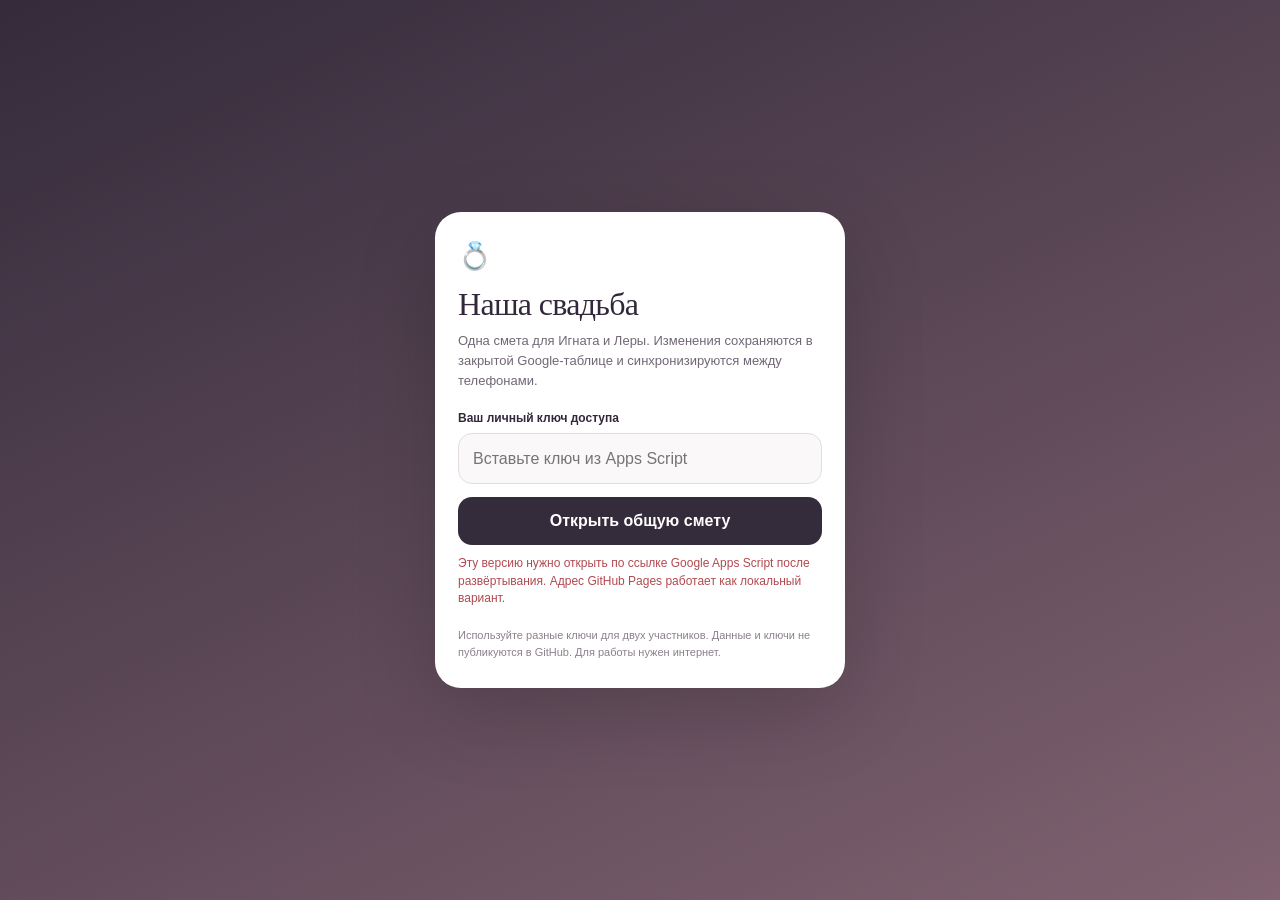
<file: apps-script-budget/Index.html>
<!doctype html>
<html lang="ru">
<head>
  <meta charset="utf-8">
  <meta name="viewport" content="width=device-width,initial-scale=1,viewport-fit=cover">
  <meta name="theme-color" content="#342b3b">
  <meta name="apple-mobile-web-app-capable" content="yes">
  <meta name="apple-mobile-web-app-status-bar-style" content="default">
  <meta name="apple-mobile-web-app-title" content="Наша свадьба">
  <meta name="description" content="Удобная мобильная свадебная смета: цены, сценарии, подрядчики и оплаты.">
  <title>Наша свадьба · Общая смета Игната и Леры</title>
<style>
:root{font-family:-apple-system,BlinkMacSystemFont,"Segoe UI",Inter,Roboto,"Helvetica Neue",Arial,sans-serif;color:#30283b;background:#f8f6f2;font-synthesis:none;-webkit-tap-highlight-color:transparent;--ink:#30283b;--secondary:#817987;--line:#e9e4e5;--surface:#fff;--bg:#f8f6f2;--accent:#9a655f;--purple:#6f5a83;--soft:#f2ebeb;--green:#36846e;--red:#b8525c;--shadow:0 12px 32px rgba(70,50,70,.055)}
*{box-sizing:border-box}body{margin:0;min-height:100vh}button,input,textarea,select{font:inherit}button{cursor:pointer}button:focus-visible,input:focus-visible,select:focus-visible,textarea:focus-visible{outline:3px solid rgba(160,99,119,.4);outline-offset:2px}button{border:0}a{color:var(--purple)}.app{max-width:1040px;margin:0 auto;min-height:100vh;padding:0 16px 116px}.topbar{height:78px;display:flex;align-items:center;justify-content:space-between;gap:8px}.brand{display:flex;align-items:center;gap:10px}.brandmark{width:42px;height:42px;border-radius:16px;background:#342b3b;color:#fff;display:flex;align-items:center;justify-content:center;font-family:Georgia,serif;font-size:21px;letter-spacing:-3px;padding-right:4px}.brand b{font-size:18px;font-weight:750;letter-spacing:-.65px}.eyebrow{font-size:11px;color:var(--secondary);font-weight:650;letter-spacing:.08em;text-transform:uppercase}.brand small{display:block;color:var(--secondary);font-size:12px;margin-top:2px}.iconbtn{width:43px;height:43px;display:inline-flex;align-items:center;justify-content:center;border-radius:15px;background:#fff;border:1px solid var(--line);color:var(--ink)}.iconbtn svg,.nav-item svg,.btn svg{width:19px;height:19px;stroke:currentColor;fill:none;stroke-width:1.9;stroke-linecap:round;stroke-linejoin:round}.heading{display:flex;align-items:flex-end;justify-content:space-between;gap:12px;margin:16px 0 16px}.heading h1{font-family:Georgia,'Times New Roman',serif;font-weight:500;letter-spacing:-1.2px;font-size:32px;line-height:1.07;margin:5px 0 0}.heading p{margin:8px 0 0;font-size:13px;color:var(--secondary);line-height:1.5}.section-title{font-size:18px;font-weight:770;margin:24px 0 12px;letter-spacing:-.5px}.hero{position:relative;background:linear-gradient(128deg,#382d45 0%,#665063 70%,#805d68 100%);color:#fff;border-radius:27px;padding:25px 22px 20px;overflow:hidden;box-shadow:0 16px 38px rgba(46,34,56,.2)}.hero::before{content:"";position:absolute;width:250px;height:250px;border:1px solid rgba(255,255,255,.13);border-radius:50%;right:-100px;top:-132px;box-shadow:0 0 0 35px rgba(255,255,255,.025),0 0 0 85px rgba(255,255,255,.02)}.hero-label{color:#e8dce7;font-size:12px;font-weight:670;position:relative}.hero-amount{font-size:39px;font-weight:740;letter-spacing:-1.8px;margin:8px 0 4px;position:relative;font-variant-numeric:tabular-nums}.hero-under{font-size:12px;color:#f5dee8;position:relative}.hero-progress{height:9px;border-radius:40px;background:#ffffff35;margin-top:24px;overflow:hidden;position:relative}.hero-progress>div{height:100%;background:linear-gradient(90deg,#e6b1a3,#f4ded0);border-radius:40px;transition:width .2s}.hero-progress.over>div{background:#f7afa0}.hero-meta{display:flex;justify-content:space-between;gap:12px;margin-top:9px;position:relative;font-size:12px;color:#ede1e9}.hero-meta strong{color:#fff}.scenario-panel{margin-top:16px}.scroller{display:flex;overflow-x:auto;scrollbar-width:none;gap:8px;padding:2px 2px 8px;margin:0 -2px}.scroller::-webkit-scrollbar{display:none}.chip{border:1px solid #e8e1e5;background:#fff;white-space:nowrap;padding:11px 15px;border-radius:14px;color:#6f6672;font-size:13px;font-weight:680}.chip.active{background:#342b3b;color:#fff;border-color:#342b3b}.note{font-size:12px;color:var(--secondary);line-height:1.5;margin:4px 0}.stat-grid{display:grid;grid-template-columns:repeat(2,minmax(0,1fr));gap:10px;margin-top:12px}.stat{padding:17px;background:var(--surface);border:1px solid var(--line);border-radius:18px;min-width:0}.stat-label{font-size:12px;color:var(--secondary);margin-bottom:8px}.stat-num{font-size:20px;white-space:nowrap;font-weight:780;letter-spacing:-.8px;font-variant-numeric:tabular-nums}.stat-sub{font-size:11px;color:var(--secondary);margin-top:5px}.positive{color:var(--green)}.negative{color:var(--red)}.card{background:var(--surface);border:1px solid var(--line);border-radius:20px;padding:16px;box-shadow:var(--shadow)}.block{background:#fff;border:1px solid var(--line);border-radius:19px;padding:14px}.category-bars{display:flex;flex-direction:column;gap:15px}.bar-title{display:flex;align-items:center;justify-content:space-between;font-size:13px;gap:12px;margin-bottom:7px}.bar-title span{color:#665c69}.bar-title b{white-space:nowrap;font-size:13px}.track{height:7px;background:#efebee;border-radius:10px;overflow:hidden}.track>div{height:100%;border-radius:10px;background:#9c7992}.topitems{display:flex;flex-direction:column;gap:0}.topitem{display:flex;justify-content:space-between;align-items:center;gap:10px;padding:13px 0;border-bottom:1px solid var(--line);background:transparent;text-align:left;color:var(--ink);width:100%}.topitem:last-child{border-bottom:0;padding-bottom:0}.topitem:first-child{padding-top:0}.topitem strong{font-size:13px}.topitem small{display:block;color:var(--secondary);font-size:11px;margin-top:4px}.topitem .val{font-weight:770;white-space:nowrap}.muted{color:var(--secondary)}.btn{display:inline-flex;align-items:center;justify-content:center;gap:9px;background:#342b3b;color:white;border-radius:14px;padding:13px 17px;font-size:13px;font-weight:750;min-height:46px}.btn.secondary{color:#3a3040;background:#f2eef1}.btn.border{color:#4f4255;background:white;border:1px solid var(--line)}.btn.danger{background:#f9ecec;color:#a6444d}.btn.full{width:100%}.btn.sm{padding:10px 13px;min-height:38px;font-size:12px}.btn:disabled{opacity:.5}.spaced{display:flex;align-items:center;justify-content:space-between;gap:10px}.micro-summary{display:flex;justify-content:space-between;align-items:center;background:#f1e9e9;padding:13px;border-radius:15px;margin-bottom:12px;font-size:12px}.micro-summary b{font-size:17px;color:var(--ink)}.search{display:flex;align-items:center;gap:8px;background:#fff;border:1px solid var(--line);padding:0 14px;border-radius:15px;margin-bottom:12px;height:47px}.search input{width:100%;border:0;outline:0;background:transparent;font-size:14px;color:var(--ink)}.search-icon{font-size:17px;color:#998f9c}.category-group{border:1px solid var(--line);background:#fff;border-radius:18px;margin:10px 0;overflow:hidden}.category-group summary{display:flex;align-items:center;gap:10px;padding:15px;cursor:pointer;list-style:none}.category-group summary::-webkit-details-marker{display:none}.category-symbol{display:flex;align-items:center;justify-content:center;width:38px;height:38px;flex:0 0 38px;background:#f7f0f2;border-radius:12px;font-size:19px}.category-name{flex:1;min-width:0}.category-name b{display:block;font-size:14px;letter-spacing:-.25px}.category-name small{font-size:11px;color:var(--secondary);margin-top:3px;display:block}.category-amount{white-space:nowrap;font-size:13px;font-weight:790}.chevron{font-size:17px;color:#a299a7;margin-left:4px;transform:rotate(0);transition:transform .15s}.category-group[open] .chevron{transform:rotate(90deg)}.expense-entry{border-top:1px solid var(--line);padding:13px 15px;display:flex;gap:12px;align-items:center;min-height:70px}.expense-entry.disabled{opacity:.5}.expense-entry .entry-main{min-width:0;flex:1}.entry-title{font-size:13px;font-weight:690;line-height:1.35}.entry-sub{font-size:11px;color:var(--secondary);margin-top:5px}.entry-price{font-size:14px;font-weight:770;white-space:nowrap}.entry-status{font-size:10px;font-weight:690;margin-top:6px;text-align:right;color:var(--secondary)}.entry-arrow{color:#b4a7b3;font-size:17px}.expense-entry button{all:unset;cursor:pointer;display:flex;align-items:center;gap:10px;width:100%}.expense-entry button:focus-visible{outline:3px solid #b99ca7}.fab{position:fixed;right:max(18px,calc((100vw - 1032px)/2));bottom:calc(99px + env(safe-area-inset-bottom));height:50px;padding:0 19px;border-radius:17px;z-index:4;box-shadow:0 8px 28px rgba(50,35,60,.22);background:#342b3b;color:#fff;font-weight:730;font-size:13px}.empty{text-align:center;padding:38px 23px;background:#fff;border:1px dashed #d8cdd2;border-radius:20px}.empty-icon{font-size:36px}.empty h3{font-size:17px;margin:12px 0 6px}.empty p{font-size:12px;color:var(--secondary);line-height:1.5}.offer-entry{padding:15px 16px;margin:11px 0}.offer-head{display:flex;gap:10px;justify-content:space-between}.offer-head b{font-size:15px}.offer-head span{font-size:11px;color:var(--secondary)}.pill{display:inline-block;font-size:10px;font-weight:760;color:#7c5b71;background:#f8eef3;border-radius:20px;padding:5px 9px}.pill.green{background:#e7f3ed;color:#26725d}.pill.gray{background:#f1eff1;color:#757076}.offer-cost{font-weight:770;font-size:20px;margin:12px 0 6px}.offer-info{font-size:12px;color:var(--secondary);line-height:1.6;white-space:pre-wrap}.offer-actions{display:flex;gap:8px;margin-top:12px}.check-progress{background:#fff;border:1px solid var(--line);padding:16px;border-radius:18px}.checklist-entry{display:flex;align-items:flex-start;gap:11px;border-bottom:1px solid var(--line);padding:15px 1px}.checklist-entry:last-child{border:0}.check-toggle{width:25px;height:25px;display:grid;place-items:center;flex:0 0 25px;border:2px solid #c9bcc7;border-radius:9px;background:#fff;color:white;font-weight:bold}.check-toggle.checked{background:var(--green);border-color:var(--green)}.check-content{flex:1;min-width:0}.check-question{font-size:13px;font-weight:660;line-height:1.45}.check-question.done{color:#8f8591;text-decoration:line-through;text-decoration-color:#d1c5ce}.check-meta{color:var(--secondary);font-size:11px;margin-top:6px}.bottom-nav{position:fixed;bottom:0;left:0;width:100%;z-index:9;background:rgba(255,255,255,.95);border-top:1px solid #e9e4e9;backdrop-filter:blur(18px);-webkit-backdrop-filter:blur(18px);padding:8px 10px calc(8px + env(safe-area-inset-bottom));display:flex;justify-content:center;box-shadow:0 -8px 20px rgba(46,36,52,.035)}.nav-inner{width:100%;max-width:600px;display:grid;grid-template-columns:repeat(4,1fr);gap:4px}.nav-item{background:transparent;color:#958a97;border-radius:14px;display:flex;flex-direction:column;align-items:center;gap:4px;padding:8px 2px;min-height:56px;font-size:10px;font-weight:670}.nav-item.active{color:#4e3a5a;background:#f6f0f3}.nav-item svg{width:21px;height:21px}.overlay{position:fixed;inset:0;z-index:20;background:rgba(29,23,35,.57);display:flex;justify-content:center;align-items:flex-end;animation:fade .15s ease}.sheet{width:100%;max-width:650px;background:#fff;border-radius:25px 25px 0 0;max-height:93dvh;overflow:auto;overscroll-behavior:contain;padding:0 19px calc(20px + env(safe-area-inset-bottom));box-shadow:0 -12px 60px rgba(23,16,30,.12)}.sheet-top{position:sticky;top:0;z-index:2;background:#fff;padding:10px 0 14px;border-bottom:1px solid var(--line);margin-bottom:15px}.handle{width:36px;height:4px;border-radius:10px;background:#e1dce1;margin:0 auto 13px}.sheet-heading{display:flex;justify-content:space-between;align-items:center;gap:10px}.sheet-heading h2{font-size:19px;letter-spacing:-.45px;margin:0}.sheet-heading button{color:#807586;background:#f5f1f3;width:34px;height:34px;border-radius:12px;font-size:21px}.field{margin:13px 0}.field label{display:block;color:#655b67;font-weight:710;font-size:12px;margin:0 0 7px}.field .helper{font-size:11px;color:#938992;margin-top:6px;line-height:1.5}.field input,.field select,.field textarea{width:100%;min-height:45px;border-radius:12px;border:1px solid #e2dce2;background:#fbf9f9;color:#332a37;padding:11px 12px;font-size:15px;outline:none}.field textarea{resize:vertical;min-height:73px}.fields2{display:grid;grid-template-columns:1fr 1fr;gap:11px}.switch-line{display:flex;align-items:center;justify-content:space-between;padding:12px 0;gap:14px}.switch-line b{font-size:13px}.switch-line small{display:block;color:var(--secondary);font-size:11px;margin-top:4px}.switch{position:relative;display:block;width:48px;height:29px;flex:0 0 48px}.switch input{opacity:0;width:0;height:0}.switch span{position:absolute;inset:0;background:#ddd5dd;border-radius:40px;transition:.2s}.switch span:after{position:absolute;content:"";width:23px;height:23px;left:3px;top:3px;border-radius:50%;background:#fff;transition:.2s}.switch input:checked+span{background:#6f5a83}.switch input:checked+span:after{transform:translateX(19px)}.sheet-caption{font-size:11px;color:var(--secondary);line-height:1.45;padding:12px;background:#f8f5f5;border-radius:12px}.sheet-actions{display:flex;flex-direction:column;gap:9px;margin-top:20px}.sheet-actions.two{display:grid;grid-template-columns:1fr 1fr}.del-line{margin-top:18px;text-align:center}.del-line button{background:transparent;color:#b45f65;text-decoration:underline;font-size:12px}.warning{padding:12px;background:#fff0e9;color:#915248;border-radius:13px;font-size:12px;line-height:1.5}.inline-caption{margin:14px 0 3px;color:#a1959d;font-size:10px;font-weight:760;text-transform:uppercase;letter-spacing:.08em}.hint-card{display:flex;align-items:flex-start;gap:11px;margin-top:16px;padding:14px;border:1px solid #e7e0e3;background:#fff;border-radius:17px;font-size:12px;color:#69606c;line-height:1.5}.hint-card b{color:#3e3344}.config-list{display:flex;flex-direction:column;gap:10px}.config-list .btn{justify-content:flex-start}.toast{position:fixed;bottom:calc(100px + env(safe-area-inset-bottom));left:50%;transform:translateX(-50%);background:#342b3b;color:#fff;padding:11px 16px;border-radius:13px;z-index:30;font-size:12px;box-shadow:0 12px 30px #30283b4b;white-space:nowrap;max-width:90vw}.warning-stripe{font-size:11px;color:#95594c;background:#fff1e7;border-radius:12px;padding:10px 12px;margin:10px 0}.desktop-note{display:none}.half-muted{color:#a79aaa}
@keyframes fade{from{opacity:0}to{opacity:1}}@media(min-width:750px){.app{padding-left:30px;padding-right:30px}.content-grid{display:grid;grid-template-columns:1.05fr .95fr;gap:18px}.content-grid > div{min-width:0}.hero{padding:32px}.hero-amount{font-size:48px}.stat-grid{grid-template-columns:repeat(2,1fr)}.heading h1{font-size:37px}.desktop-note{display:block}.bottom-nav{max-width:490px;bottom:18px;left:50%;transform:translateX(-50%);border:1px solid var(--line);border-radius:23px;padding:6px;box-shadow:0 9px 30px #28213220}.sheet{border-radius:26px;margin-bottom:4vh;max-height:90vh}.overlay{align-items:flex-end}.fab{bottom:90px}}
@media(max-width:350px){.hero-amount{font-size:33px}.stat-num{font-size:17px}.fields2{grid-template-columns:1fr}.brand b{font-size:16px}}


/* Mobile-first vendor gallery. Filters and carousel position are view-only. */
.offers-toolbar{display:flex;align-items:center;justify-content:space-between;gap:10px;flex-wrap:wrap;margin:10px 0 12px}
.offers-toolbar-right{display:flex;align-items:center;gap:8px;flex-wrap:wrap}
.offers-filter-btn{display:inline-flex;gap:8px;align-items:center;background:#342b3b;color:#fff;border:1px solid #342b3b;border-radius:13px;min-height:43px;padding:10px 14px;font-weight:720;font-size:13px}
.offers-filter-btn .filter-count{display:grid;place-items:center;min-width:20px;height:20px;border-radius:20px;background:#fff;color:#342b3b;font-size:10px;padding:0 5px}
.offers-count{color:var(--secondary);font-size:12px}
.offers-clear{border:1px solid var(--line);background:#fff;border-radius:12px;min-height:39px;padding:9px 12px;font-size:12px;color:var(--purple);font-weight:700}
.offers-section{margin:24px 0 27px}
.offers-section-head{display:flex;justify-content:space-between;align-items:center;gap:8px;margin-bottom:11px}
.offers-section-title{display:flex;align-items:center;gap:9px;min-width:0}
.offers-section-title h2{font-size:19px;line-height:1.15;letter-spacing:-.45px;margin:0}
.offers-section-symbol{display:grid;place-items:center;background:#f0e8ee;border-radius:12px;width:37px;height:37px;flex:0 0 37px;font-size:20px}
.offers-section-count{font-size:11px;font-weight:720;padding:5px 8px;border-radius:20px;background:#f4f0f2;color:#716474;white-space:nowrap}
.offers-rail-controls{display:flex;gap:5px;flex:0 0 auto}
.offers-rail-controls button{width:31px;height:31px;border:1px solid #e9e1e6;background:#fff;border-radius:11px;font-size:22px;line-height:1;color:#655369}
.offers-rail{display:flex;gap:12px;overflow-x:auto;overscroll-behavior-inline:contain;scroll-snap-type:x mandatory;scroll-padding-inline:16px;-webkit-overflow-scrolling:touch;padding:2px 16px 14px;margin:0 -16px;scrollbar-width:thin}
.offer-tile{flex:0 0 min(82vw,290px);width:min(82vw,290px);display:flex;flex-direction:column;gap:9px;background:#fff;border:1px solid #e8e0e5;border-radius:19px;padding:15px;min-height:235px;scroll-snap-align:start;box-shadow:0 5px 15px rgba(51,35,65,.04)}
.offer-tile-head{display:flex;align-items:flex-start;justify-content:space-between;gap:7px;min-height:38px}
.offer-tile-title{font-size:15px;line-height:1.25;letter-spacing:-.18px;font-weight:750;overflow-wrap:anywhere;margin:0}
.offer-tile-context{font-size:11px;color:var(--secondary);line-height:1.4;min-height:15px}
.offer-tile-price{font-size:24px;font-weight:780;letter-spacing:-.9px;color:#342b3b;line-height:1.1;font-variant-numeric:tabular-nums}
.offer-tile-descr{font-size:12px;color:#6e6271;line-height:1.45;display:-webkit-box;-webkit-line-clamp:3;-webkit-box-orient:vertical;overflow:hidden;min-height:35px;overflow-wrap:anywhere}
.offer-tile-extra{font-size:11px;color:#977085;line-height:1.4}
.offer-tile-contact{font-size:12px;font-weight:680;line-height:1.35;overflow-wrap:anywhere}
.offer-tile-contact a{display:inline-flex;align-items:center;min-height:27px;color:#75527e;text-decoration:none;border-bottom:1px solid #bdb0c4}
.offer-tile-contact a:focus-visible,.offer-tile-contact a:hover{color:#3f2c49;border-bottom-color:currentColor}
.offer-tile-actions{display:grid;grid-template-columns:1fr 1fr;gap:8px;margin-top:auto;padding-top:2px}
.offer-tile-actions .btn{min-height:39px;padding:9px 10px;font-size:12px}
.offers-guide{color:var(--secondary);font-size:11px;margin:0 0 10px}
.offers-no-results{padding:24px 16px;text-align:center}
.offers-filter-description{font-size:12px;color:var(--secondary);margin-top:7px}
@media(min-width:750px){.offer-tile{flex-basis:288px;width:288px}.offers-rail{margin:0;padding-left:2px;scroll-padding-inline:2px}.offers-rail-controls button:hover{background:#f3eef2}}

.expense-mode{display:grid;grid-template-columns:1fr 1fr;background:#efe9ee;gap:5px;padding:5px;border-radius:16px;margin-bottom:13px}
.expense-mode button{min-height:45px;background:transparent;border-radius:12px;font-size:13px;font-weight:750;color:#84788a}
.expense-mode button.active{background:#fff;color:#342b3b;box-shadow:0 2px 10px #33213d15}
.personal-summary{background:linear-gradient(120deg,#3b3047,#745a6d);color:#fff;border-radius:20px;padding:19px;margin-bottom:11px}
.personal-summary .personal-heading{font-size:12px;color:#e7d7e4}
.personal-summary .personal-total{font-size:32px;font-weight:800;letter-spacing:-1px;margin:8px 0 4px}
.personal-summary .personal-sub{font-size:12px;line-height:1.45;color:#eee1e9}
.personal-metrics{display:grid;grid-template-columns:1fr 1fr;gap:8px;margin-top:16px}
.personal-metrics>div{background:#ffffff19;border:1px solid #ffffff20;padding:12px;border-radius:12px}
.personal-metrics span{font-size:11px;color:#f0e8ef;display:block}.personal-metrics b{font-size:18px;display:block;margin-top:6px}
.personal-info{font-size:12px;line-height:1.45;color:#776b7c;background:#f4f0f3;padding:12px;border-radius:12px;margin-bottom:13px}
.personal-provider{display:block;color:#45836d;font-size:11px;margin-top:5px;overflow-wrap:anywhere}
.personal-unselected{color:#a299a4;font-size:11px;margin-top:5px}
.personal-amount.blank{color:#a69aa8;font-size:20px}
.personal-deposit{text-align:right;margin-top:6px;font-size:11px;color:#817589}
.personal-category-count{font-size:11px!important;font-weight:550!important;color:#908392!important}
#app{display:none}
#shared-auth{position:fixed;inset:0;z-index:999;display:flex;align-items:center;justify-content:center;padding:22px;background:linear-gradient(155deg,#342b3b,#806270);color:#33283b}
#shared-auth[hidden]{display:none}
.shared-login{width:100%;max-width:410px;background:#fff;border-radius:26px;padding:28px 23px;box-shadow:0 24px 80px rgba(0,0,0,.17)}
.shared-login h1{font:normal 32px Georgia,serif;letter-spacing:-.7px;margin:0 0 8px}
.shared-login p{color:#716775;font-size:13px;line-height:1.55;margin:8px 0 20px}
.shared-login label{display:block;font-size:12px;font-weight:700;margin-bottom:8px}
.shared-login input{width:100%;box-sizing:border-box;border:1px solid #e2dce2;background:#faf8f8;border-radius:14px;font-size:16px;padding:14px;min-height:51px}
.shared-login button{width:100%;min-height:48px;margin-top:13px;border-radius:14px;background:#342b3b;color:white;font-weight:750}
.shared-login small{display:block;color:#8b808b;font-size:11px;line-height:1.5;margin-top:20px}
#login-error{color:#b14a50;font-size:12px;margin-top:10px;min-height:14px;line-height:1.45}
#shared-sync{display:none;position:sticky;top:0;z-index:11;background:#e6f3ea;color:#2a6951;padding:10px 15px;font-size:12px;line-height:1.4;align-items:center;gap:10px;justify-content:space-between}
#shared-sync.warn{background:#fff0e6;color:#974b33}
#shared-sync .sync-controls{display:flex;gap:8px;flex-wrap:wrap}
#shared-sync button{border:1px solid currentColor;background:transparent;border-radius:9px;color:inherit;padding:7px 9px;font-size:11px;font-weight:bold}
</style>
</head>
<body>
<div id="shared-auth">
  <div class="shared-login">
    <div style="font-size:27px;margin-bottom:14px">💍</div>
    <h1>Наша свадьба</h1><p>Одна смета для Игната и Леры. Изменения сохраняются в закрытой Google-таблице и синхронизируются между телефонами.</p>
    <form id="shared-auth-form"><label for="shared-key-input">Ваш личный ключ доступа</label><input id="shared-key-input" type="password" minlength="4" autocomplete="off" placeholder="Вставьте ключ из Apps Script" required />
      <button id="shared-auth-submit" type="submit">Открыть общую смету</button></form>
    <div id="login-error" role="alert"></div>
    <small>Используйте разные ключи для двух участников. Данные и ключи не публикуются в GitHub. Для работы нужен интернет.</small>
  </div>
</div>
<div id="shared-sync" aria-live="polite"><span id="shared-sync-status"></span><span class="sync-controls"><button id="shared-refresh" type="button">Обновить</button><button id="shared-backup" type="button" hidden>Скачать мои изменения</button></span></div>
<div id="app" class="app"></div>
<div id="modal-root"></div>
<div id="toast-root" aria-live="polite"></div>
<input type="file" id="offers-import-input" accept=".json,application/json" hidden>
<script>
'use strict';
const INITIAL={
  "budget": 800000,
  "guests": 50,
  "reserve": 8,
  "expenses": [
    {
      "id": "ex7",
      "category": "Образы",
      "title": "Обручальные кольца",
      "city": "Оба",
      "unit": "комплект",
      "qty": 1,
      "prices": {
        "Эконом": 22000,
        "База": 40000,
        "Комфорт": 70000,
        "В бюджет": 30000
      },
      "choice": "В бюджет",
      "custom": null,
      "enabled": true,
      "paid": 0,
      "actual": null,
      "note": "Оба кольца, гравировка и изменение размера отдельно",
      "followGuests": false
    },
    {
      "id": "ex8",
      "category": "Образы",
      "title": "Платье Леры",
      "city": "Москва / Переславль",
      "unit": "шт.",
      "qty": 1,
      "prices": {
        "Эконом": 35000,
        "База": 60000,
        "Комфорт": 100000,
        "В бюджет": 45000
      },
      "choice": "В бюджет",
      "custom": null,
      "enabled": true,
      "paid": 0,
      "actual": null,
      "note": "Уточнить подгонку, хранение, чистку",
      "followGuests": false
    },
    {
      "id": "ex9",
      "category": "Образы",
      "title": "Костюм Игната",
      "city": "Москва",
      "unit": "комплект",
      "qty": 1,
      "prices": {
        "Эконом": 22000,
        "База": 35000,
        "Комфорт": 55000,
        "В бюджет": 25000
      },
      "choice": "В бюджет",
      "custom": null,
      "enabled": true,
      "paid": 0,
      "actual": null,
      "note": "Рубашка, ремень и галстук могут быть отдельно",
      "followGuests": false
    },
    {
      "id": "ex10",
      "category": "Образы",
      "title": "Обувь Леры",
      "city": "Москва",
      "unit": "пара",
      "qty": 1,
      "prices": {
        "Эконом": 5000,
        "База": 10000,
        "Комфорт": 18000,
        "В бюджет": 5000
      },
      "choice": "В бюджет",
      "custom": null,
      "enabled": true,
      "paid": 0,
      "actual": null,
      "note": "",
      "followGuests": false
    },
    {
      "id": "ex11",
      "category": "Образы",
      "title": "Обувь Игната",
      "city": "Москва",
      "unit": "пара",
      "qty": 1,
      "prices": {
        "Эконом": 5000,
        "База": 9000,
        "Комфорт": 16000,
        "В бюджет": 5000
      },
      "choice": "В бюджет",
      "custom": null,
      "enabled": true,
      "paid": 0,
      "actual": null,
      "note": "",
      "followGuests": false
    },
    {
      "id": "ex12",
      "category": "Образы",
      "title": "Аксессуары и подгонка",
      "city": "Москва",
      "unit": "комплект",
      "qty": 1,
      "prices": {
        "Эконом": 5000,
        "База": 12000,
        "Комфорт": 20000,
        "В бюджет": 6000
      },
      "choice": "В бюджет",
      "custom": null,
      "enabled": true,
      "paid": 0,
      "actual": null,
      "note": "Украшения, бельё, пошив/подгонка, аксессуары",
      "followGuests": false
    },
    {
      "id": "ex13",
      "category": "Москва",
      "title": "Фотограф (Москва)",
      "city": "Москва",
      "unit": "услуга",
      "qty": 1,
      "prices": {
        "Эконом": 12000,
        "База": 20000,
        "Комфорт": 35000,
        "В бюджет": 12000
      },
      "choice": "В бюджет",
      "custom": null,
      "enabled": true,
      "paid": 0,
      "actual": null,
      "note": "Отдельная московская съёмка; часы, ретушь, исходники",
      "followGuests": false
    },
    {
      "id": "ex14",
      "category": "Москва",
      "title": "Гостиница (Москва)",
      "city": "Москва",
      "unit": "ночь",
      "qty": 1,
      "prices": {
        "Эконом": 8000,
        "База": 14000,
        "Комфорт": 25000,
        "В бюджет": 10000
      },
      "choice": "В бюджет",
      "custom": null,
      "enabled": true,
      "paid": 0,
      "actual": null,
      "note": "Изменить число ночей в количестве",
      "followGuests": false
    },
    {
      "id": "ex15",
      "category": "Москва",
      "title": "Визажист (Москва)",
      "city": "Москва",
      "unit": "услуга",
      "qty": 1,
      "prices": {
        "Эконом": 7000,
        "База": 11000,
        "Комфорт": 18000,
        "В бюджет": 9000
      },
      "choice": "В бюджет",
      "custom": null,
      "enabled": true,
      "paid": 0,
      "actual": null,
      "note": "Пробный макияж, ранний выезд, причёска?",
      "followGuests": false
    },
    {
      "id": "ex16",
      "category": "Фото и видео",
      "title": "Фотограф свадьбы",
      "city": "Переславль",
      "unit": "услуга",
      "qty": 1,
      "prices": {
        "Эконом": 35000,
        "База": 55000,
        "Комфорт": 85000,
        "В бюджет": 40000
      },
      "choice": "В бюджет",
      "custom": null,
      "enabled": true,
      "paid": 0,
      "actual": null,
      "note": "Часы, обработка, срок выдачи, дорога",
      "followGuests": false
    },
    {
      "id": "ex17",
      "category": "Фото и видео",
      "title": "Видеограф свадьбы",
      "city": "Переславль",
      "unit": "услуга",
      "qty": 1,
      "prices": {
        "Эконом": 35000,
        "База": 55000,
        "Комфорт": 95000,
        "В бюджет": 40000
      },
      "choice": "В бюджет",
      "custom": null,
      "enabled": true,
      "paid": 0,
      "actual": null,
      "note": "Клип, фильм, доп. часы, исходники",
      "followGuests": false
    },
    {
      "id": "ex18",
      "category": "Площадка и еда",
      "title": "Аренда площадки",
      "city": "Переславль",
      "unit": "день",
      "qty": 1,
      "prices": {
        "Эконом": 30000,
        "База": 50000,
        "Комфорт": 90000,
        "В бюджет": 30000
      },
      "choice": "В бюджет",
      "custom": null,
      "enabled": true,
      "paid": 0,
      "actual": null,
      "note": "Если аренда включена в банкет, поставить 0",
      "followGuests": false
    },
    {
      "id": "ex19",
      "category": "Площадка и еда",
      "title": "Банкет на гостя",
      "city": "Переславль",
      "unit": "чел.",
      "qty": 50,
      "prices": {
        "Эконом": 4000,
        "База": 5000,
        "Комфорт": 6500,
        "В бюджет": 4500
      },
      "choice": "В бюджет",
      "custom": null,
      "enabled": true,
      "paid": 0,
      "actual": null,
      "note": "Проверить меню, пробный ужин, персонал",
      "followGuests": true
    },
    {
      "id": "ex20",
      "category": "Площадка и еда",
      "title": "Напитки на гостя",
      "city": "Переславль",
      "unit": "чел.",
      "qty": 50,
      "prices": {
        "Эконом": 900,
        "База": 1500,
        "Комфорт": 2300,
        "В бюджет": 900
      },
      "choice": "В бюджет",
      "custom": null,
      "enabled": true,
      "paid": 0,
      "actual": null,
      "note": "Алкоголь/безалкогольные, лёд, доставка",
      "followGuests": true
    },
    {
      "id": "ex21",
      "category": "Площадка и еда",
      "title": "Обслуживание и сборы",
      "city": "Переславль",
      "unit": "услуга",
      "qty": 1,
      "prices": {
        "Эконом": 0,
        "База": 10000,
        "Комфорт": 25000,
        "В бюджет": 0
      },
      "choice": "В бюджет",
      "custom": null,
      "enabled": true,
      "paid": 0,
      "actual": null,
      "note": "Пробковый/сервисный сбор, уборка, продление",
      "followGuests": false
    },
    {
      "id": "ex22",
      "category": "Оформление",
      "title": "Декор площадки",
      "city": "Переславль",
      "unit": "услуга",
      "qty": 1,
      "prices": {
        "Эконом": 35000,
        "База": 60000,
        "Комфорт": 110000,
        "В бюджет": 35000
      },
      "choice": "В бюджет",
      "custom": null,
      "enabled": true,
      "paid": 0,
      "actual": null,
      "note": "Арка, столы, свет и монтаж: уточнить состав",
      "followGuests": false
    },
    {
      "id": "ex23",
      "category": "Оформление",
      "title": "Букет и бутоньерка",
      "city": "Переславль",
      "unit": "комплект",
      "qty": 1,
      "prices": {
        "Эконом": 5000,
        "База": 9000,
        "Комфорт": 15000,
        "В бюджет": 6000
      },
      "choice": "В бюджет",
      "custom": null,
      "enabled": true,
      "paid": 0,
      "actual": null,
      "note": "Проверить, не включены ли в декор",
      "followGuests": false
    },
    {
      "id": "ex24",
      "category": "Оформление",
      "title": "Свадебный торт",
      "city": "Переславль",
      "unit": "чел.",
      "qty": 50,
      "prices": {
        "Эконом": 400,
        "База": 550,
        "Комфорт": 800,
        "В бюджет": 400
      },
      "choice": "В бюджет",
      "custom": null,
      "enabled": true,
      "paid": 0,
      "actual": null,
      "note": "Цена на гостя для приблизительного расчёта",
      "followGuests": true
    },
    {
      "id": "ex25",
      "category": "Развлечения",
      "title": "Ведущий",
      "city": "Переславль",
      "unit": "услуга",
      "qty": 1,
      "prices": {
        "Эконом": 35000,
        "База": 50000,
        "Комфорт": 80000,
        "В бюджет": 35000
      },
      "choice": "В бюджет",
      "custom": null,
      "enabled": true,
      "paid": 0,
      "actual": null,
      "note": "Часы, программа, выезд, продление",
      "followGuests": false
    },
    {
      "id": "ex26",
      "category": "Развлечения",
      "title": "DJ / звук / свет",
      "city": "Переславль",
      "unit": "услуга",
      "qty": 1,
      "prices": {
        "Эконом": 15000,
        "База": 25000,
        "Комфорт": 40000,
        "В бюджет": 15000
      },
      "choice": "В бюджет",
      "custom": null,
      "enabled": true,
      "paid": 0,
      "actual": null,
      "note": "Проверить пакет с ведущим / площадкой",
      "followGuests": false
    },
    {
      "id": "ex27",
      "category": "Подготовка",
      "title": "Визажист (Переславль)",
      "city": "Переславль",
      "unit": "услуга",
      "qty": 1,
      "prices": {
        "Эконом": 6000,
        "База": 9000,
        "Комфорт": 14000,
        "В бюджет": 7000
      },
      "choice": "В бюджет",
      "custom": null,
      "enabled": true,
      "paid": 0,
      "actual": null,
      "note": "Прическа и репетиция: уточнить",
      "followGuests": false
    },
    {
      "id": "ex28",
      "category": "Подготовка",
      "title": "Причёска/укладка",
      "city": "Переславль",
      "unit": "услуга",
      "qty": 1,
      "prices": {
        "Эконом": 0,
        "База": 7000,
        "Комфорт": 12000,
        "В бюджет": 4000
      },
      "choice": "В бюджет",
      "custom": null,
      "enabled": true,
      "paid": 0,
      "actual": null,
      "note": "Если причёска включена в визаж, поставить 0",
      "followGuests": false
    },
    {
      "id": "ex29",
      "category": "Логистика",
      "title": "Трансфер гостей",
      "city": "Москва / Переславль",
      "unit": "услуга",
      "qty": 1,
      "prices": {
        "Эконом": 15000,
        "База": 25000,
        "Комфорт": 45000,
        "В бюджет": 15000
      },
      "choice": "В бюджет",
      "custom": null,
      "enabled": true,
      "paid": 0,
      "actual": null,
      "note": "Оценка зависит от маршрута и числа мест",
      "followGuests": false
    },
    {
      "id": "ex30",
      "category": "Логистика",
      "title": "Дорога подрядчиков",
      "city": "Переславль",
      "unit": "услуга",
      "qty": 1,
      "prices": {
        "Эконом": 5000,
        "База": 10000,
        "Комфорт": 20000,
        "В бюджет": 5000
      },
      "choice": "В бюджет",
      "custom": null,
      "enabled": true,
      "paid": 0,
      "actual": null,
      "note": "Если входит в гонорар, поставить 0",
      "followGuests": false
    },
    {
      "id": "ex31",
      "category": "Логистика",
      "title": "Проживание подрядчиков",
      "city": "Переславль",
      "unit": "услуга",
      "qty": 1,
      "prices": {
        "Эконом": 0,
        "База": 7000,
        "Комфорт": 14000,
        "В бюджет": 0
      },
      "choice": "В бюджет",
      "custom": null,
      "enabled": false,
      "paid": 0,
      "actual": null,
      "note": "Включить, если обязует договор",
      "followGuests": false
    },
    {
      "id": "ex32",
      "category": "Организация",
      "title": "Регистрация / церемония",
      "city": "Оба",
      "unit": "услуга",
      "qty": 1,
      "prices": {
        "Эконом": 3000,
        "База": 10000,
        "Комфорт": 30000,
        "В бюджет": 3000
      },
      "choice": "В бюджет",
      "custom": null,
      "enabled": true,
      "paid": 0,
      "actual": null,
      "note": "Госпошлина, выездная церемония, техника",
      "followGuests": false
    },
    {
      "id": "ex33",
      "category": "Организация",
      "title": "Координатор дня",
      "city": "Переславль",
      "unit": "услуга",
      "qty": 1,
      "prices": {
        "Эконом": 0,
        "База": 20000,
        "Комфорт": 40000,
        "В бюджет": 0
      },
      "choice": "В бюджет",
      "custom": null,
      "enabled": false,
      "paid": 0,
      "actual": null,
      "note": "Опционально, но снижает нагрузку в день свадьбы",
      "followGuests": false
    },
    {
      "id": "ex34",
      "category": "Организация",
      "title": "Приглашения и полиграфия",
      "city": "Оба",
      "unit": "комплект",
      "qty": 1,
      "prices": {
        "Эконом": 2000,
        "База": 5000,
        "Комфорт": 9000,
        "В бюджет": 2000
      },
      "choice": "В бюджет",
      "custom": null,
      "enabled": true,
      "paid": 0,
      "actual": null,
      "note": "Электронные приглашения могут удешевить",
      "followGuests": false
    },
    {
      "id": "ex35",
      "category": "Организация",
      "title": "Подарки гостям",
      "city": "Переславль",
      "unit": "чел.",
      "qty": 50,
      "prices": {
        "Эконом": 0,
        "База": 150,
        "Комфорт": 300,
        "В бюджет": 0
      },
      "choice": "В бюджет",
      "custom": null,
      "enabled": false,
      "paid": 0,
      "actual": null,
      "note": "Сувениры, бонбоньерки, печать",
      "followGuests": true
    }
  ],
  "offers": [],
  "checklist": [
    {
      "id": "ck6",
      "category": "Площадка",
      "title": "Аренда входит в банкет или оплачивается отдельно?",
      "priority": "Высокая",
      "answer": "",
      "status": "Не проверено",
      "note": ""
    },
    {
      "id": "ck7",
      "category": "Площадка",
      "title": "Есть минимальный чек, сервисный и пробковый сбор?",
      "priority": "Высокая",
      "answer": "",
      "status": "Не проверено",
      "note": ""
    },
    {
      "id": "ck8",
      "category": "Площадка",
      "title": "Входит ли обслуживание, уборка, мебель, текстиль?",
      "priority": "Высокая",
      "answer": "",
      "status": "Не проверено",
      "note": ""
    },
    {
      "id": "ck9",
      "category": "Площадка",
      "title": "Есть ли доплата за позднее окончание и электричество?",
      "priority": "Высокая",
      "answer": "",
      "status": "Не проверено",
      "note": ""
    },
    {
      "id": "ck10",
      "category": "Площадка",
      "title": "Можно ли свой алкоголь, торт, декор и подрядчиков?",
      "priority": "Высокая",
      "answer": "",
      "status": "Не проверено",
      "note": ""
    },
    {
      "id": "ck11",
      "category": "Банкет",
      "title": "Фиксированное количество гостей, детское меню, изменения за N дней?",
      "priority": "Высокая",
      "answer": "",
      "status": "Не проверено",
      "note": ""
    },
    {
      "id": "ck12",
      "category": "Банкет",
      "title": "Кто отвечает за безалкогольные напитки и лёд?",
      "priority": "Средняя",
      "answer": "",
      "status": "Не проверено",
      "note": ""
    },
    {
      "id": "ck13",
      "category": "Фото и видео",
      "title": "Сколько часов съёмки и сколько стоит продление?",
      "priority": "Высокая",
      "answer": "",
      "status": "Не проверено",
      "note": ""
    },
    {
      "id": "ck14",
      "category": "Фото и видео",
      "title": "Есть ли дорога, питание, проживание и срок сдачи в КП?",
      "priority": "Высокая",
      "answer": "",
      "status": "Не проверено",
      "note": ""
    },
    {
      "id": "ck15",
      "category": "Ведущий",
      "title": "DJ, колонки, микрофоны, свет включены в стоимость?",
      "priority": "Высокая",
      "answer": "",
      "status": "Не проверено",
      "note": ""
    },
    {
      "id": "ck16",
      "category": "Оформление",
      "title": "Монтаж/демонтаж и вывоз декора оплачиваются отдельно?",
      "priority": "Средняя",
      "answer": "",
      "status": "Не проверено",
      "note": ""
    },
    {
      "id": "ck17",
      "category": "Образы",
      "title": "В платье включена подгонка и чистка?",
      "priority": "Средняя",
      "answer": "",
      "status": "Не проверено",
      "note": ""
    },
    {
      "id": "ck18",
      "category": "Подготовка",
      "title": "Причёска, пробный макияж и ранний выезд включены?",
      "priority": "Средняя",
      "answer": "",
      "status": "Не проверено",
      "note": ""
    },
    {
      "id": "ck19",
      "category": "Москва",
      "title": "Сколько ночей в гостинице нужно на самом деле?",
      "priority": "Средняя",
      "answer": "",
      "status": "Не проверено",
      "note": ""
    },
    {
      "id": "ck20",
      "category": "Логистика",
      "title": "Нужен ли трансфер из Москвы / такси после банкета?",
      "priority": "Высокая",
      "answer": "",
      "status": "Не проверено",
      "note": ""
    },
    {
      "id": "ck21",
      "category": "Организация",
      "title": "Кто встречает подрядчиков, контролирует тайминг и оплаты?",
      "priority": "Средняя",
      "answer": "",
      "status": "Не проверено",
      "note": ""
    },
    {
      "id": "ck22",
      "category": "Все расходы",
      "title": "Какие авансы невозвратные и что при переносе даты?",
      "priority": "Высокая",
      "answer": "",
      "status": "Не проверено",
      "note": ""
    },
    {
      "id": "ck23",
      "category": "Все расходы",
      "title": "Какие условия доплат и есть ли повышение цен до даты свадьбы?",
      "priority": "Высокая",
      "answer": "",
      "status": "Не проверено",
      "note": ""
    }
  ]
};
const STORAGE='wedding_ignat_lera_shared_backup_v1';
const CATEGORIES=['Образы','Москва','Фото и видео','Площадка и еда','Оформление','Развлечения','Подготовка','Логистика','Организация','Другое'];
const EMOJI={'Образы':'💍','Москва':'🏙️','Фото и видео':'📸','Площадка и еда':'🥂','Оформление':'💐','Развлечения':'🎵','Подготовка':'✨','Логистика':'🚗','Организация':'🗓️','Другое':'🧾'};
const SCENARIOS=['Мой план','Эконом','В бюджет','База','Комфорт'];
const OFFER_STATUSES=['Ищем','Рассматриваем','Выбрано','Отказались'];
let state=readSaved(),tab='overview',search='',filter='all';
let expenseMode='own';
let overviewMode='own';
let forecastMode=['Эконом','В бюджет','База','Комфорт'].includes(state.scenario)?state.scenario:'В бюджет';
let offerView={type:'all',category:'all',status:'all',query:'',sort:'default'};
function readSaved(){try{const raw=localStorage.getItem(STORAGE);if(raw){const o=JSON.parse(raw);if(o && Array.isArray(o.expenses) && Array.isArray(o.checklist)){return {...structuredClone(INITIAL),...o,scenario:o.scenario||'Мой план'}}}}catch(e){}return {...structuredClone(INITIAL),scenario:'Мой план'}}
function persist(){try{localStorage.setItem(STORAGE,JSON.stringify(state));scheduleSharedSave();return true}catch(e){scheduleSharedSave();toast('Не удалось сохранить локальную резервную копию');return false}}
function esc(v){return String(v??'').replace(/[&<>"']/g,c=>({'&':'&amp;','<':'&lt;','>':'&gt;','"':'&quot;',"'":'&#39;'}[c]))}
function rub(v){return Math.round(Number(v)||0).toLocaleString('ru-RU')+' ₽'}
function n(v){return Math.max(0,Number(v)||0)}
function num(v){return Number.isFinite(Number(v))?Number(v):0}
function maybeNum(v){return v===''||v==null?null:Math.max(0,Number(v)||0)}
function selectedPrice(e,mode){const s=mode==='Мой план'?(e.choice||'В бюджет'):mode;return s==='Своя'?n(e.custom):n(e.prices[s])}
function subtotal(e,mode){return e.enabled?n(e.qty)*selectedPrice(e,mode):0}
function calc(mode=state.scenario){let base=0,paid=0,debt=0;const byCat={};for(const e of state.expenses){if(!e.enabled)continue;const amount=subtotal(e,mode);base+=amount;const actual=(mode==='Мой план'&&e.actual!=null)?n(e.actual):amount;paid+=n(e.paid);debt+=Math.max(0,actual-n(e.paid));byCat[e.category]=(byCat[e.category]||0)+amount;}const reserve=base*n(state.reserve)/100;return {base,reserve,total:base+reserve,paid,debt,byCat,left:n(state.budget)-(base+reserve)}}
function icon(name){const paths={home:'<path d="m3 10 9-7 9 7v10H3z"/><path d="M9 20v-7h6v7"/>',list:'<path d="M8 6h13M8 12h13M8 18h13"/><path d="M3 6h.01M3 12h.01M3 18h.01"/>',tag:'<path d="M20.6 13.4 13.4 20.6a2 2 0 0 1-2.8 0L3 13V3h10l7.6 7.6a2 2 0 0 1 0 2.8Z"/><circle cx="7.5" cy="7.5" r=".8"/>',check:'<path d="M20 6 9 17l-5-5"/><circle cx="12" cy="12" r="10"/>',settings:'<circle cx="12" cy="12" r="3"/><path d="M19.4 15a1.8 1.8 0 0 0 .35 2l-1.7 1.7a1.8 1.8 0 0 0-2-.35l-.75.3a1.8 1.8 0 0 0-1.15 1.7H9.85a1.8 1.8 0 0 0-1.15-1.7L8 18.35a1.8 1.8 0 0 0-2 .35L4.3 17a1.8 1.8 0 0 0 .35-2l-.3-.75A1.8 1.8 0 0 0 2.65 13V11a1.8 1.8 0 0 0 1.7-1.15l.3-.75a1.8 1.8 0 0 0-.35-2L6 5.4a1.8 1.8 0 0 0 2 .35l.75-.3A1.8 1.8 0 0 0 9.85 3.75h4.3a1.8 1.8 0 0 0 1.15 1.7l.75.3a1.8 1.8 0 0 0 2-.35L19.7 7.1a1.8 1.8 0 0 0-.35 2l.3.75A1.8 1.8 0 0 0 21.35 11v2a1.8 1.8 0 0 0-1.7 1.15z"/>',plus:'<path d="M12 5v14M5 12h14"/>',download:'<path d="M12 3v12m-4-4 4 4 4-4M4 17v4h16v-4"/>',upload:'<path d="M12 17V5m-4 4 4-4 4 4M4 17v4h16v-4"/>',edit:'<path d="M12 20h9M15 5l4 4M3 17.5V21h3.5L20 7.5 16.5 4 3 17.5Z"/>'};return `<svg xmlns="http://www.w3.org/2000/svg" aria-hidden="true" viewBox="0 0 24 24">${paths[name]||paths.list}</svg>`}
function nav(){const items=[['overview','Обзор','home'],['expenses','Расходы','list'],['offers','Варианты','tag'],['checklist','Проверки','check']];return `<nav class="bottom-nav" aria-label="Основные разделы"><div class="nav-inner">${items.map(([id,t,i])=>`<button class="nav-item ${tab===id?'active':''}" data-action="nav" data-tab="${id}" aria-current="${tab===id?'page':'false'}">${icon(i)}<span>${t}</span></button>`).join('')}</div></nav>`}
function header(){return `<header class="topbar"><div class="brand"><div class="brandmark">I♥L</div><div><b>Наша свадьба</b><small>Игнат & Лера · ${Math.round(state.guests)} гостей</small></div></div><button class="iconbtn" title="Настройки и резервная копия" aria-label="Настройки" data-action="settings">${icon('settings')}</button></header>`}
function chips(){
  const own=overviewMode==='own';
  const mode='<div class="expense-mode" role="group" aria-label="Режим обзора">'+
    '<button type="button" class="'+(own?'active':'')+'" data-action="overview-mode" data-mode="own" aria-pressed="'+own+'">Мой план</button>'+
    '<button type="button" class="'+(own?'':'active')+'" data-action="overview-mode" data-mode="estimate" aria-pressed="'+!own+'">Ориентиры</button></div>';
  const forecasts=own?'':'<div class="scroller" role="group" aria-label="Предварительные сценарии">'+
    SCENARIOS.slice(1).map(s=>'<button class="chip '+(forecastMode===s?'active':'')+
      '" data-action="scenario" data-value="'+esc(s)+'">'+esc(s)+'</button>').join('')+'</div>';
  return '<div class="scenario-panel">'+mode+forecasts+
    '<p class="note">'+(own?
      'Только выбранные предложения из «Расходов». Не выбранные позиции и резерв в итог не входят.':
      'Прогнозные цены для сравнения. Здесь нет подтверждённых заказов.')+
    '</p></div>';
}

function personalOverview(){
  // The expense tab and this page use the exact same selected-vendor source.
  const p=personalPlan();
  const selected=state.expenses.filter(e=>e.enabled).map(e=>({expense:e,offer:chosenOffer(e)}))
    .filter(entry=>!!entry.offer)
    .sort((a,b)=>n(b.offer.total)-n(a.offer.total));
  const byCat=new Map();
  for(const {expense,offer} of selected){
    byCat.set(expense.category,(byCat.get(expense.category)||0)+n(offer.total));
  }
  const categories=[...byCat.entries()].sort((a,b)=>b[1]-a[1]);
  const budget=n(state.budget);
  const remain=budget-p.total;
  const used=budget>0?Math.min(100,Math.max(0,p.total/budget*100)):(p.total>0?100:0);
  const chosenPaid=selected.reduce((sum,{expense})=>sum+n(expense.paid),0);
  const remainingPayment=Math.max(0,p.total-chosenPaid);
  const row=({expense,offer})=>
    '<button class="topitem" data-action="edit-expense" data-id="'+esc(expense.id)+'" aria-label="Открыть '+esc(expense.title)+'">'+
    '<span style="min-width:0;flex:1"><strong>'+esc(expense.title)+'</strong>'+
    '<small>'+esc(offer.name||'Выбранный подрядчик')+' · '+esc(expense.category)+'</small>'+
    (n(expense.paid)>0?'<small>Оплачено: '+rub(expense.paid)+'</small>':'')+'</span>'+
    '<span style="text-align:right;flex:0 0 auto"><span class="val">'+(n(offer.total)>0?rub(offer.total):'—')+'</span>'+
    '<small>Аванс: '+(n(offer.deposit)>0?rub(offer.deposit):'—')+'</small></span></button>';
  const list=selected.length?
    '<div class="card topitems">'+selected.map(row).join('')+'</div>':
    '<div class="empty"><div class="empty-icon">📝</div>'+
      '<h3>Пока ничего не выбрано</h3><p>Открой «Варианты» и нажми «В смету» у подходящего подрядчика. Его стоимость и ожидаемый аванс сразу появятся здесь.</p>'+
      '<button class="btn" data-action="nav" data-tab="offers">Перейти к вариантам</button></div>';
  const barColors={'Площадка и еда':'#916a86','Образы':'#be8e8b','Фото и видео':'#a48dba','Развлечения':'#dfae93',
    'Москва':'#8f9cad','Оформление':'#9ab3a1','Логистика':'#b4a4a7','Подготовка':'#d6a7ab','Организация':'#bfbaa7'};
  const byCategory=categories.length?
    '<div class="card category-bars">'+categories.map(([category,sum])=>
      '<div><div class="bar-title"><span>'+(EMOJI[category]||'🧾')+' '+esc(category)+'</span><b>'+rub(sum)+'</b></div>'+
      '<div class="track"><div style="width:'+(p.total?Math.min(100,sum/p.total*100):0)+'%;background:'+(barColors[category]||'#9c7992')+'"></div></div></div>'
    ).join('')+'</div>':
    '<div class="card"><span class="muted">Категории появятся после выбора исполнителей.</span></div>';
  return '<div class="heading"><div><div class="eyebrow">Наши реальные решения</div><h1>Наш бюджет</h1>'+
    '<p>Обзор выбранных подрядчиков из «Расходов».</p></div></div>'+chips()+
    '<div class="content-grid"><div><section class="hero"><div class="hero-label">Стоимость выбранных позиций</div>'+
    '<div class="hero-amount">'+rub(p.total)+'</div>'+
    '<div class="hero-under">Выбрано '+p.count+' из '+p.all+' нужных статей'+
    (p.unpriced?' · '+p.unpriced+' без указанной стоимости':'')+'</div>'+
    '<div class="hero-progress '+(remain<0?'over':'')+'"><div style="width:'+used+'%"></div></div>'+
    '<div class="hero-meta"><span>Лимит свадьбы</span><strong>'+rub(budget)+'</strong></div></section>'+
    '<div class="stat-grid">'+
    '<div class="stat"><div class="stat-label">Ожидаемые предоплаты</div><div class="stat-num">'+rub(p.deposit)+'</div>'+
    '<div class="stat-sub">Это ещё не оплаченные суммы</div></div>'+
    '<div class="stat"><div class="stat-label">Уже оплачено</div><div class="stat-num positive">'+rub(p.paid)+'</div>'+
    '<div class="stat-sub">Из учтённых статей расходов</div></div>'+
    '<div class="stat"><div class="stat-label">Остаток по выбранному</div><div class="stat-num">'+rub(remainingPayment)+'</div>'+
    '<div class="stat-sub">Стоимость минус оплачено по выбранным</div></div>'+
    '<div class="stat"><div class="stat-label">Не выбрано</div><div class="stat-num">'+(p.all-p.count)+'</div>'+
    '<div class="stat-sub">Позиций, требующих решения</div></div></div>'+
    '<div class="hint-card"><span style="font-size:23px">ℹ️</span>'+
    '<div><b>Это не полная стоимость свадьбы.</b> Не выбранные позиции и резерв пока не учитываются. '+
    (remain>=0?'По выбранным позициям свободно '+rub(remain)+' из лимита.':'Выбранные позиции превышают лимит на '+rub(-remain)+'.')+
    ' Чтобы изменить выбор или отметить оплату, открой нужную строку ниже.</div></div></div>'+
    '<div><div class="spaced"><h2 class="section-title">Выбранные позиции</h2>'+
    '<button class="btn border sm" data-action="nav" data-tab="expenses">Все расходы</button></div>'+list+
    '<h2 class="section-title">По категориям</h2>'+byCategory+'</div></div>';
}

function overview(){return overviewMode==='own'?personalOverview():forecastOverview()}
function forecastOverview(){const c=calc(forecastMode),used=Math.min(100,Math.max(0,c.total/n(state.budget)*100)),entries=Object.entries(c.byCat).filter(x=>x[1]>0).sort((a,b)=>b[1]-a[1]);const top=state.expenses.filter(e=>e.enabled).map(e=>[e,subtotal(e,forecastMode)]).sort((a,b)=>b[1]-a[1]).slice(0,5);const scenarios=SCENARIOS.slice(1).map(s=>({name:s,amount:calc(s).total}));return `<div class="heading"><div><div class="eyebrow">Предварительные расчёты</div><h1>Прогноз бюджета</h1></div></div>${chips()}<div class="content-grid"><div><section class="hero"><div class="hero-label">Прогноз свадьбы с резервом · ${esc(forecastMode)}</div><div class="hero-amount">${rub(c.total)}</div><div class="hero-under">${c.left>=0?`Остаётся в лимите ${rub(c.left)}`:`Превышение бюджета на ${rub(-c.left)}`}</div><div class="hero-progress ${c.left<0?'over':''}"><div style="width:${used}%"></div></div><div class="hero-meta"><span>Заложенный бюджет</span><strong>${rub(state.budget)}</strong></div></section><div class="stat-grid"><div class="stat"><div class="stat-label">Расходы до резерва</div><div class="stat-num">${rub(c.base)}</div><div class="stat-sub">${state.expenses.filter(e=>e.enabled).length} активных статей</div></div><div class="stat"><div class="stat-label">Резерв (${n(state.reserve)}%)</div><div class="stat-num">${rub(c.reserve)}</div><div class="stat-sub">На непредвиденное</div></div><div class="stat"><div class="stat-label">Уже оплачено</div><div class="stat-num positive">${rub(calc('Мой план').paid)}</div><div class="stat-sub">Сумма внесённых оплат</div></div><div class="stat"><div class="stat-label">К оплате по статьям</div><div class="stat-num">${rub(calc('Мой план').debt)}</div><div class="stat-sub">Без неиспользованного резерва</div></div></div><div class="hint-card"><span style="font-size:23px">💡</span><div><b>Цены пока ориентировочные.</b> Когда подрядчик пришлёт предложение, добавь его во вкладке «Варианты» и перенеси стоимость в смету одной кнопкой.</div></div></div><div><div class="spaced"><h2 class="section-title">По категориям</h2><button class="btn border sm" data-action="params">Изменить лимит</button></div><div class="card category-bars">${entries.map(([k,v])=>`<div><div class="bar-title"><span>${EMOJI[k]||'🧾'} ${esc(k)}</span><b>${rub(v)}</b></div><div class="track"><div style="width:${Math.min(100,c.base?100*v/c.base:0)}%;background:${({'Площадка и еда':'#916a86','Образы':'#be8e8b','Фото и видео':'#a48dba','Развлечения':'#dfae93','Москва':'#8f9cad','Оформление':'#9ab3a1','Логистика':'#b4a4a7','Подготовка':'#d6a7ab','Организация':'#bfbaa7'})[k]||'#9c7992'}"></div></div></div>`).join('')||'<span class="muted">Нет включённых расходов</span>'}</div><h2 class="section-title">Самые крупные расходы</h2><div class="card topitems">${top.map(([e,v])=>`<button class="topitem" data-action="edit-expense" data-id="${esc(e.id)}"><span><strong>${esc(e.title)}</strong><small>${esc(e.category)}</small></span><span class="val">${rub(v)}</span></button>`).join('')}</div><h2 class="section-title">Сравнение сценариев</h2><div class="card category-bars">${scenarios.map(s=>`<div><div class="bar-title"><span>${esc(s.name)}</span><b class="${s.amount>state.budget?'negative':'positive'}">${rub(s.amount)}</b></div><div class="track"><div style="width:${Math.min(100,s.amount/Math.max(...scenarios.map(x=>x.amount),1)*100)}%"></div></div></div>`).join('')}</div></div></div>`}
function chosenOffer(e){
 const explicit=state.offers.find(o=>o.id===e.selectedOfferId&&o.expenseId===e.id&&o.status==='Выбрано');
 return explicit||state.offers.find(o=>o.expenseId===e.id&&o.status==='Выбрано')||null;
}
function chooseOffer(e,o){
 if(o&&o.expenseId!==e.id)throw Error('Предложение другой статьи');
 for(const other of state.offers)if(other.expenseId===e.id&&other.status==='Выбрано')other.status='Рассматриваем';
 e.selectedOfferId=o?.id||null;
 if(o){
  o.status='Выбрано';
  if(!n(e.qty)){e.qty=1;e.followGuests=false}
  e.custom=n(o.total)/n(e.qty);e.choice='Своя';e.enabled=true;
 }
}
function personalPlan(){
 const rows=state.expenses.filter(e=>e.enabled),picked=rows.map(e=>({expense:e,offer:chosenOffer(e)})).filter(x=>x.offer);
 return {count:picked.length,all:rows.length,total:picked.reduce((v,x)=>v+n(x.offer.total),0),
  deposit:picked.reduce((v,x)=>v+n(x.offer.deposit),0),paid:rows.reduce((v,e)=>v+n(e.paid),0),
  unpriced:picked.filter(x=>!n(x.offer.total)).length};
}
function personalRow(e){
 const o=chosenOffer(e),active=e.enabled&&o,price=active&&n(o.total)?rub(o.total):'—';
 return '<div class="expense-entry '+(e.enabled?'':'disabled')+'"><button data-action="edit-expense" data-id="'+esc(e.id)+'" aria-label="Выбрать исполнителя: '+esc(e.title)+'">'+
 '<div class="entry-main"><div class="entry-title">'+esc(e.title)+'</div>'+
 (active?'<span class="personal-provider">'+esc(o.name)+'</span>':'<span class="personal-unselected">'+(e.enabled?'Исполнитель не выбран':'Не учитываем')+'</span>')+
 (n(e.paid)>0?'<div class="entry-sub">Оплачено '+rub(e.paid)+'</div>':'')+
 '</div><div style="text-align:right"><div class="entry-price personal-amount '+(price==='—'?'blank':'')+'">'+price+'</div>'+
 '<div class="personal-deposit">Аванс: '+(active&&n(o.deposit)?rub(o.deposit):'—')+'</div></div><span class="entry-arrow">›</span></button></div>';
}
function personalGroups(){
 const rows=state.expenses.filter(e=>{
  const o=chosenOffer(e),text=[e.title,e.category,e.city,o?.name].join(' ').toLocaleLowerCase('ru');
  return (!search||text.includes(search.toLocaleLowerCase('ru')))&&(filter==='all'||filter==='included'&&e.enabled||filter==='notincluded'&&!e.enabled||filter==='paid'&&n(e.paid)>0);
 });
 const cats=[...new Set([...CATEGORIES,...rows.map(e=>e.category)])];
 return cats.filter(cat=>rows.some(e=>e.category===cat)).map(cat=>{
  const es=rows.filter(e=>e.category===cat),selected=es.filter(e=>e.enabled&&chosenOffer(e));
  const sum=selected.reduce((v,e)=>v+n(chosenOffer(e).total),0);
  return '<details class="category-group" open><summary><div class="category-symbol">'+(EMOJI[cat]||'🧾')+'</div>'+
   '<div class="category-name"><b>'+esc(cat)+'</b><small class="personal-category-count">Выбрано '+selected.length+' из '+es.filter(e=>e.enabled).length+'</small></div>'+
   '<div class="category-amount">'+(sum?rub(sum):'—')+'</div><div class="chevron">›</div></summary>'+
   es.map(personalRow).join('')+'</details>';
 }).join('')||'<div class="empty"><h3>Ничего не найдено</h3><p>Измени поиск или фильтр.</p></div>';
}

function expRow(e){const mode=state.scenario;const sum=subtotal(e,mode);const unit=selectedPrice(e,mode);const hasPaid=n(e.paid)>0;return `<div class="expense-entry ${e.enabled?'':'disabled'}"><button data-action="edit-expense" data-id="${esc(e.id)}" aria-label="Открыть ${esc(e.title)}"><div class="entry-main"><div class="entry-title">${esc(e.title)}</div><div class="entry-sub">${e.enabled?(n(e.qty)!==1?`${n(e.qty)} × ${rub(unit)} · `:'')+esc(e.city):'Не учитываем в смете'}</div></div><div style="text-align:right"><div class="entry-price">${rub(sum)}</div><div class="entry-status">${hasPaid?`Оплачено ${rub(e.paid)}`:mode==='Мой план'?esc(e.choice):'Предпросмотр'}</div></div><span class="entry-arrow">›</span></button></div>`}
function groups(){const list=state.expenses.filter(e=>{const matches=!search||(e.title+' '+e.category+' '+e.city).toLowerCase().includes(search.toLowerCase());return matches && (filter==='all'||(filter==='included'&&e.enabled)||(filter==='notincluded'&&!e.enabled)||(filter==='paid'&&n(e.paid)>0))});return CATEGORIES.filter(cat=>list.some(e=>e.category===cat)).map(cat=>{const es=list.filter(e=>e.category===cat);return `<details class="category-group" open><summary><div class="category-symbol">${EMOJI[cat]||'🧾'}</div><div class="category-name"><b>${esc(cat)}</b><small>${es.length} статей</small></div><div class="category-amount">${rub(es.reduce((sum,e)=>sum+subtotal(e,state.scenario),0))}</div><div class="chevron">›</div></summary>${es.map(expRow).join('')}</details>`}).join('')||'<div class="empty"><div class="empty-icon">🔎</div><h3>Ничего не найдено</h3><p>Попробуй другой запрос или фильтр.</p></div>'}
function expenses(){
 const own=expenseMode==='own',c=calc(),p=personalPlan();
 const top=own?'<section class="personal-summary"><div class="personal-heading">Согласовано по выбранным предложениям</div>'+
 '<div class="personal-total">'+rub(p.total)+'</div><div class="personal-sub">Выбрано '+p.count+' из '+p.all+' статей'+
 (p.unpriced?' · '+p.unpriced+' без стоимости':'')+'</div>'+
 '<div class="personal-metrics"><div><span>Ожидаемые предоплаты</span><b>'+rub(p.deposit)+'</b></div>'+
 '<div><span>Уже оплачено</span><b>'+rub(p.paid)+'</b></div></div></section>'+
 '<div class="personal-info">«—» означает, что исполнитель ещё не выбран или стоимость не указана. Аванс здесь ожидаемый, а не уже оплаченный. Прогнозные цены не учитываем.</div>':
 '<div class="micro-summary"><span>Черновой прогноз с резервом · '+esc(state.scenario)+'</span><b>'+rub(c.total)+'</b></div>'+
 '<p class="note" style="margin-bottom:14px">Это ориентиры, а не ваши подтверждённые расходы.</p>';
 return '<div class="heading"><div><div class="eyebrow">Свадебная смета</div><h1>Расходы</h1>'+
 '<p>'+(own?'Кто выбран, сколько стоит и какая предоплата ожидается.':'Приблизительные цены для сравнения.')+'</p></div>'+
 '<button class="iconbtn" data-action="add-expense" aria-label="Добавить статью">'+icon('plus')+'</button></div>'+
 '<div class="expense-mode" role="group" aria-label="Вид расходов">'+
 '<button class="'+(own?'active':'')+'" data-action="expense-mode" data-mode="own" aria-pressed="'+own+'">Свой план</button>'+
 '<button class="'+(own?'':'active')+'" data-action="expense-mode" data-mode="estimate" aria-pressed="'+!own+'">Ориентиры</button></div>'+
 top+'<div class="search"><span class="search-icon">⌕</span><input id="search-input" type="search" autocomplete="off" placeholder="Найти расход или подрядчика" value="'+esc(search)+'" aria-label="Поиск расходов"></div>'+
 '<div class="scroller" style="padding-bottom:3px"><button class="chip '+(filter==='all'?'active':'')+'" data-action="filter" data-value="all">Все</button>'+
 '<button class="chip '+(filter==='included'?'active':'')+'" data-action="filter" data-value="included">Нужны</button>'+
 '<button class="chip '+(filter==='paid'?'active':'')+'" data-action="filter" data-value="paid">С оплатами</button>'+
 '<button class="chip '+(filter==='notincluded'?'active':'')+'" data-action="filter" data-value="notincluded">Не нужны</button></div>'+
 '<div id="expense-list">'+(own?personalGroups():groups())+'</div><button class="fab" data-action="add-expense">+ Добавить статью</button>';
}

function safeContact(value){const v=String(value||'').trim();if(/^https:\/\//i.test(v)||/^http:\/\//i.test(v))return `<a href="${esc(v)}" target="_blank" rel="noopener noreferrer">Открыть предложение ↗</a>`;return esc(v)}
function offerTag(s){return `<span class="pill ${s==='Выбрано'?'green':s==='Отказались'?'gray':''}">${esc(s)}</span>`}

const OFFER_TYPES=[
  {id:'venues',title:'Площадки',icon:'🏡',test:/площадк|аренд.*зал|загородн.*комплекс/i},
  {id:'photographers',title:'Фотографы',icon:'📸',test:/фотограф/i},
  {id:'videographers',title:'Видеографы',icon:'🎥',test:/видеограф|видеосъём/i},
  {id:'hosts',title:'Ведущие',icon:'🎤',test:/ведущ|тамада/i},
  {id:'decor',title:'Декораторы',icon:'💐',test:/декор|оформлен/i},
  {id:'makeup',title:'Визажисты',icon:'💄',test:/визажист|макияж/i},
  {id:'music',title:'Диджеи и музыка',icon:'🎵',test:/\bdj\b|диджей|звук|свет|музык/i},
  {id:'flowers',title:'Флористика',icon:'🌷',test:/букет|бутоньер|флорист/i},
  {id:'banquet',title:'Банкет и напитки',icon:'🥂',test:/банкет|напитк|обслуживан|кейтеринг/i},
  {id:'cakes',title:'Торты',icon:'🎂',test:/торт/i},
  {id:'hotels',title:'Гостиницы',icon:'🛏️',test:/гостиниц|отел|проживан/i},
  {id:'rings',title:'Кольца',icon:'💍',test:/кольц/i},
  {id:'dresses',title:'Платья',icon:'👗',test:/плать/i},
  {id:'suits',title:'Костюмы',icon:'🤵',test:/костюм/i},
  {id:'styling',title:'Причёски',icon:'✨',test:/прич[её]ск|укладк/i},
  {id:'transport',title:'Транспорт',icon:'🚗',test:/трансфер|дорог|транспорт|такси/i},
  {id:'coordination',title:'Организаторы',icon:'🗓️',test:/координатор|организатор/i}
];
function offerTypeFor(expense){
  if(!expense)return {id:'orphan',title:'Без категории',icon:'📌'};
  const text=String(expense.title||'');
  const known=OFFER_TYPES.find(type=>type.test.test(text));
  return known||{id:'expense-'+String(expense.id).replace(/[^a-zA-Z0-9_-]/g,''),title:text||'Прочие услуги',icon:EMOJI[expense.category]||'📌'};
}
function getOfferTypes(){
  const types=new Map();
  for(const offer of state.offers){
    const expense=state.expenses.find(e=>e.id===offer.expenseId);
    const type=offerTypeFor(expense);
    if(!types.has(type.id))types.set(type.id,{...type,count:0});
    types.get(type.id).count++;
  }
  return Array.from(types.values()).sort((a,b)=>{
    const ai=OFFER_TYPES.findIndex(t=>t.id===a.id),bi=OFFER_TYPES.findIndex(t=>t.id===b.id);
    return (ai<0?999:ai)-(bi<0?999:bi)||a.title.localeCompare(b.title,'ru');
  });
}
function filteredOffers(){
  const q=offerView.query.trim().toLocaleLowerCase('ru');
  const list=state.offers.filter(o=>{
    const expense=state.expenses.find(e=>e.id===o.expenseId),type=offerTypeFor(expense);
    if(offerView.type!=='all'&&type.id!==offerView.type)return false;
    if(offerView.category!=='all'&&expense?.category!==offerView.category)return false;
    if(offerView.status!=='all'&&o.status!==offerView.status)return false;
    if(q&&!([o.name,o.includes,o.extra,o.contact,o.note,expense?.title,expense?.city].join(' ').toLocaleLowerCase('ru').includes(q)))return false;
    return true;
  });
  if(offerView.sort==='price-asc')list.sort((a,b)=>n(a.total)-n(b.total));
  if(offerView.sort==='price-desc')list.sort((a,b)=>n(b.total)-n(a.total));
  if(offerView.sort==='name')list.sort((a,b)=>String(a.name).localeCompare(String(b.name),'ru'));
  return list;
}
function offerContactHtml(contact){
  const raw=String(contact||'').trim();
  if(!raw)return '';
  const urlMatch=raw.match(/https?:\/\/[^\s,;<>]+/i);
  let link=urlMatch?.[0]||'';
  if(!link&&/^(www\.|vk\.com\/|t\.me\/|instagram\.com\/|wa\.me\/|taplink\.cc\/)/i.test(raw))link='https://'+raw.split(/\s/)[0];
  if(link){
    try{
      const url=new URL(link);
      if(['https:','http:'].includes(url.protocol))return '<a href="'+esc(url.href)+'" target="_blank" rel="noopener noreferrer">Портфолио / контакт ↗</a>';
    }catch(e){}
  }
  return '<span>'+esc(raw.slice(0,125))+'</span>';
}
function offerTile(o){
  const expense=state.expenses.find(e=>e.id===o.expenseId);
  const description=String(o.includes||o.note||o.extra||'').trim();
  const short=description||'Описание пока не добавлено. Открой карточку, чтобы записать детали.';
  return '<article class="offer-tile" aria-label="'+esc(o.name||'Подрядчик')+'">'+
    '<div class="offer-tile-head"><h3 class="offer-tile-title">'+esc(o.name||'Подрядчик')+'</h3>'+offerTag(o.status)+'</div>'+
    '<div class="offer-tile-context">'+esc(expense?.title||'Статья удалена')+(expense?.city?' · '+esc(expense.city):'')+'</div>'+
    '<div class="offer-tile-price">'+rub(o.total)+'</div>'+
    '<div class="offer-tile-descr">'+esc(short)+'</div>'+
    (o.deposit?'<div class="offer-tile-extra">Аванс по условиям: '+rub(o.deposit)+'</div>':'')+
    (o.extra&&o.includes?'<div class="offer-tile-extra">Есть дополнительные условия</div>':'')+
    (o.contact?'<div class="offer-tile-contact">'+offerContactHtml(o.contact)+'</div>':'')+
    '<div class="offer-tile-actions"><button class="btn border sm" data-action="edit-offer" data-id="'+esc(o.id)+'">Подробнее</button>'+
    '<button class="btn sm" data-action="apply-offer" data-id="'+esc(o.id)+'" '+(expense?'':'disabled')+'>В смету</button></div></article>';
}
function offerSection(type,items){
  const railId='offers-rail-'+type.id;
  return '<section class="offers-section" aria-label="'+esc(type.title)+'"><div class="offers-section-head">'+
    '<div class="offers-section-title"><span class="offers-section-symbol">'+type.icon+'</span><h2>'+esc(type.title)+'</h2><span class="offers-section-count">'+items.length+'</span></div>'+
    (items.length>1?'<div class="offers-rail-controls"><button type="button" data-action="scroll-offers" data-rail="'+esc(railId)+'" data-direction="-1" aria-label="Предыдущие '+esc(type.title)+'">‹</button><button type="button" data-action="scroll-offers" data-rail="'+esc(railId)+'" data-direction="1" aria-label="Следующие '+esc(type.title)+'">›</button></div>':'')+
    '</div><div class="offers-rail" id="'+esc(railId)+'" role="region" tabindex="0" aria-label="'+esc(type.title)+': прокручивайте карточки по горизонтали">'+items.map(offerTile).join('')+'</div></section>';
}
function openOfferFilters(){
  const types=getOfferTypes();
  const categories=Array.from(new Set(state.offers.map(o=>state.expenses.find(e=>e.id===o.expenseId)?.category).filter(Boolean)));
  const groupOptions='<option value="all">Все направления</option>'+types.map(t=>'<option value="'+esc(t.id)+'" '+(offerView.type===t.id?'selected':'')+'>'+esc(t.title)+' ('+t.count+')</option>').join('');
  const categoryOptions='<option value="all">Все категории</option>'+categories.map(cat=>'<option value="'+esc(cat)+'" '+(offerView.category===cat?'selected':'')+'>'+esc(cat)+'</option>').join('');
  const statuses='<option value="all">Все статусы</option>'+OFFER_STATUSES.map(s=>'<option value="'+esc(s)+'" '+(offerView.status===s?'selected':'')+'>'+esc(s)+'</option>').join('');
  const sorts=[['default','В порядке добавления'],['price-asc','Сначала дешевле'],['price-desc','Сначала дороже'],['name','По названию']];
  const sortOptions=sorts.map(([id,label])=>'<option value="'+id+'" '+(offerView.sort===id?'selected':'')+'>'+label+'</option>').join('');
  sheet('Фильтры вариантов','<form id="offer-filters-form"><div class="sheet-caption">Выбери направление, например «Фотографы», или уточни категорию бюджета. Фильтры влияют только на показ предложений.</div>'+
    '<div class="field"><label for="offer-type">Тип подрядчика</label><select id="offer-type" name="type">'+groupOptions+'</select></div>'+
    '<div class="field"><label for="offer-category">Категория расходов</label><select id="offer-category" name="category">'+categoryOptions+'</select></div>'+
    '<div class="field"><label for="offer-status">Статус</label><select id="offer-status" name="status">'+statuses+'</select></div>'+
    '<div class="field"><label for="offer-query">Поиск</label><input id="offer-query" name="query" type="search" value="'+esc(offerView.query)+'" placeholder="Название, описание или город"></div>'+
    '<div class="field"><label for="offer-sort">Порядок</label><select id="offer-sort" name="sort">'+sortOptions+'</select></div>'+
    '<div class="sheet-actions"><button class="btn full" type="submit">Показать варианты</button>'+
    '<button class="btn secondary full" type="button" data-action="clear-offer-filters">Сбросить фильтры</button></div></form>');
}
function offers(){
  const allTypes=getOfferTypes(),visible=filteredOffers();
  const activeCount=['type','category','status','query','sort'].filter(k=>offerView[k]!==''&&offerView[k]!=='all'&&offerView[k]!=='default').length;
  const sections=allTypes.map(t=>{
    const subset=visible.filter(o=>offerTypeFor(state.expenses.find(e=>e.id===o.expenseId)).id===t.id);
    return subset.length?offerSection(t,subset):'';
  }).join('');
  return '<div class="heading"><div><div class="eyebrow">Каталог подрядчиков</div><h1>Варианты</h1><p>Листай карточки вправо, сравнивай цены и открывай ссылки на предложения.</p></div><button class="iconbtn" data-action="add-offer" aria-label="Добавить вариант">'+icon('plus')+'</button></div>'+
    '<div class="offers-toolbar"><button class="offers-filter-btn" data-action="offer-filters">'+icon('list')+' Фильтр'+(activeCount?'<span class="filter-count">'+activeCount+'</span>':'')+'</button>'+
    '<div class="offers-toolbar-right"><span class="offers-count">Показано '+visible.length+' из '+state.offers.length+'</span>'+
    (activeCount?'<button class="offers-clear" data-action="clear-offer-filters">Сбросить</button>':'')+'</div></div>'+
    '<div class="spaced" style="flex-wrap:wrap;margin:4px 0 14px;gap:8px"><button class="btn secondary sm" data-action="import-offers">📥 Импорт JSON</button><button class="btn border sm" data-action="export-offers-template">Шаблон</button></div>'+
    (visible.length?'<p class="offers-guide">⇄ Свайпай внутри каждой категории, чтобы увидеть остальные предложения.</p>'+sections:
    '<div class="empty offers-no-results"><div class="empty-icon">🔎</div><h3>'+(state.offers.length?'Подрядчиков по фильтру не нашлось':'Пока нет вариантов')+'</h3><p>'+(state.offers.length?'Попробуй другую категорию или сбрось фильтры.':'Добавь первое предложение или импортируй найденные варианты из JSON.')+'</p>'+
    (state.offers.length?'<button class="btn secondary" data-action="clear-offer-filters">Сбросить фильтры</button>':'<button class="btn" data-action="add-offer">+ Добавить предложение</button>')+'</div>')+
    '<div class="hint-card"><span style="font-size:22px">📌</span><div>Кнопка <b>«В смету»</b> перенесёт выбранную стоимость в «Расходы». Указанный аванс не считается оплаченным, пока ты не отметишь реальную оплату.</div></div>';
}

function checklist(){const complete=state.checklist.filter(x=>x.status==='Проверено').length;const pct=100*complete/(state.checklist.length||1);return `<div class="heading"><div><div class="eyebrow">Важные условия и скрытые доплаты</div><h1>Что проверить</h1><p>Неочевидные вопросы до подписания договоров.</p></div></div><div class="check-progress"><div class="spaced"><b>${complete} из ${state.checklist.length} проверено</b><b class="positive">${Math.round(pct)}%</b></div><div class="track" style="height:10px;margin-top:11px"><div style="width:${pct}%;background:#488c75"></div></div></div><div class="card" style="margin-top:12px">${state.checklist.map(c=>`<div class="checklist-entry"><button class="check-toggle ${c.status==='Проверено'?'checked':''}" aria-label="${c.status==='Проверено'?'Отменить проверку':'Отметить проверенным'}" data-action="toggle-check" data-id="${esc(c.id)}">${c.status==='Проверено'?'✓':''}</button><div class="check-content"><div class="check-question ${c.status==='Проверено'?'done':''}">${esc(c.title)}</div><div class="check-meta">${esc(c.category)} · ${esc(c.priority)}${c.answer?' · есть ответ':''}</div></div><button class="iconbtn" style="width:34px;height:34px;flex:0 0 34px" data-action="edit-check" data-id="${esc(c.id)}" aria-label="Записать ответ">${icon('edit')}</button></div>`).join('')}</div>`}
function render(){document.getElementById('app').innerHTML=header()+(tab==='overview'?overview():tab==='expenses'?expenses():tab==='offers'?offers():checklist())+nav()}
function toast(s){const el=document.getElementById('toast-root');el.innerHTML=`<div class="toast" role="status">${esc(s)}</div>`;clearTimeout(toast.timer);toast.timer=setTimeout(()=>el.innerHTML='',2700)}
function sheet(title,body){document.getElementById('modal-root').innerHTML=`<div class="overlay" data-action="overlay"><div class="sheet" role="dialog" aria-modal="true" aria-label="${esc(title)}"><div class="sheet-top"><div class="handle"></div><div class="sheet-heading"><h2>${esc(title)}</h2><button type="button" data-action="close" aria-label="Закрыть">×</button></div></div>${body}</div></div>`;document.body.style.overflow='hidden'}
function closeSheet(){document.getElementById('modal-root').innerHTML='';document.body.style.overflow=''}
function field(label,name,value,type='text',placeholder='',extra=''){return `<div class="field"><label for="f-${esc(name)}">${esc(label)}</label><input id="f-${esc(name)}" name="${esc(name)}" type="${type}" ${type==='number'?'min="0" step="any" inputmode="decimal"':''} value="${esc(value??'')}" placeholder="${esc(placeholder)}" ${extra}></div>`}
function choose(options,selected){return options.map(i=>`<option value="${esc(i)}" ${selected===i?'selected':''}>${esc(i)}</option>`).join('')}
function editExpense(id){const e=state.expenses.find(x=>x.id===id);if(!e)return;if(expenseMode==='own'){
  const selected=chosenOffer(e),choices=state.offers.filter(o=>o.expenseId===e.id);
  const select='<div class="field"><label for="picked-vendor">Выбранный исполнитель</label><select id="picked-vendor" name="selectedOfferId">'+
    '<option value="">— Ещё не выбран —</option>'+choices.map(o=>'<option value="'+esc(o.id)+'" '+(selected?.id===o.id?'selected':'')+'>'+
    esc(o.name||'Без названия')+' · '+rub(o.total)+'</option>').join('')+'</select></div>';
  const details=selected?
    '<div class="sheet-caption">Выбран: <b>'+esc(selected.name)+'</b><div style="margin-top:7px">Стоимость: <b>'+rub(selected.total)+'</b></div>'+
    '<div style="margin-top:5px">Ожидаемый аванс: <b>'+(n(selected.deposit)?rub(selected.deposit):'—')+'</b></div>'+
    '<p class="note">Сумму и аванс можно изменить в карточке подрядчика.</p></div>':
    '<div class="sheet-caption">Исполнитель не выбран. Пока в смете будет прочерк вместо цены и ожидаемого аванса.</div>';
  sheet(e.title,'<form id="personal-expense-form" data-id="'+esc(e.id)+'">'+
    '<div class="sheet-caption">'+esc(e.category)+' · '+esc(e.city)+'</div>'+
    '<div class="switch-line"><div><b>Учитывать в свадьбе</b><small>Выключи, если эта услуга больше не нужна</small></div>'+
    '<label class="switch"><input name="enabled" type="checkbox" '+(e.enabled?'checked':'')+'><span></span></label></div>'+
    select+details+
    '<div class="field"><label>Уже оплачено, ₽</label><input type="number" name="paid" min="0" step="any" inputmode="decimal" value="'+n(e.paid)+'"></div>'+
    '<div class="field"><label>Комментарий</label><textarea name="note" rows="3">'+esc(e.note||'')+'</textarea></div>'+
    '<div class="sheet-actions"><button class="btn full" type="submit">Сохранить изменения</button>'+
    '<button type="button" class="btn secondary full" data-action="add-offer-for-expense" data-id="'+esc(e.id)+'">+ Добавить предложение</button>'+
    (selected?'<button type="button" class="btn border full" data-action="edit-selected-offer" data-id="'+esc(selected.id)+'">Изменить цену и аванс</button>':'')+
    '</div></form>');return;
  }sheet(e.title,`<form id="expense-form" data-id="${esc(id)}"><div class="sheet-caption">${esc(e.city)} · ${esc(e.category)}. ${state.scenario!=='Мой план'?'Сейчас открыт сценарий «'+esc(state.scenario)+'», а изменения вносятся в «Мой план».':'Настрой цену и отмечай реальные платежи.'}</div><div class="fields2"><div class="field"><label>Категория</label><select name="category">${choose(CATEGORIES,e.category)}</select></div>${field('Город','city',e.city)}</div><div class="switch-line"><div><b>Учитывать в смете</b><small>Можно выключить, если услуга не нужна</small></div><label class="switch"><input name="enabled" type="checkbox" ${e.enabled?'checked':''}><span></span></label></div><div class="fields2"><div class="field"><label>Вариант цены</label><select name="choice" id="exp-choice">${choose(['Эконом','В бюджет','База','Комфорт','Своя'],e.choice)}</select></div>${field('Своя цена за единицу, ₽','custom',e.custom,'number','Например, 42000')}</div><p class="note">При вводе своей цены автоматически выбирается вариант «Своя».</p><div class="fields2">${field('Количество','qty',e.qty,'number')}${field('Единица измерения','unit',e.unit)}</div><div class="switch-line"><div><b>Количество = гостей (${n(state.guests)})</b><small>Для банкета, напитков, торта, подарков</small></div><label class="switch"><input name="followGuests" type="checkbox" ${e.followGuests?'checked':''}><span></span></label></div><div class="sheet-caption" id="expense-preview">По выбранной цене: ${rub(subtotal(e,'Мой план'))}</div><div class="inline-caption">Реальные расходы</div><div class="fields2">${field('Уже внесено, ₽','paid',e.paid,'number')}${field('Факт итог, ₽','actual',e.actual,'number','Пока неизвестно')}</div><p class="note">Если итоговая сумма уже известна, укажи её в «Факт итог». Если нет, остаток к оплате рассчитывается по плану.</p><div class="field"><label>Комментарий / условия</label><textarea name="note" rows="3">${esc(e.note)}</textarea></div><div class="sheet-actions"><button class="btn full" type="submit">Сохранить изменения</button></div><div class="del-line"><button type="button" data-action="delete-expense" data-id="${esc(e.id)}">Удалить статью</button></div></form>`)}
function addExpense(){const id='custom'+Date.now();const e={id,category:'Другое',title:'Новая статья',city:'Переславль',unit:'услуга',qty:1,prices:{'Эконом':0,'В бюджет':0,'База':0,'Комфорт':0},choice:'Своя',custom:0,enabled:true,paid:0,actual:null,note:'',followGuests:false};sheet('Новая статья расходов',`<form id="new-expense-form"><div class="field"><label>Название</label><input name="title" required maxlength="120" placeholder="Например, фейерверк"></div><div class="field"><label>Категория</label><select name="category">${choose(CATEGORIES,'Другое')}</select></div><div class="fields2">${field('Цена за единицу, ₽','custom',0,'number')}${field('Количество','qty',1,'number')}</div><div class="fields2">${field('Единица','unit','услуга')}${field('Город','city','Переславль')}</div><div class="sheet-actions"><button type="submit" class="btn full">Добавить в смету</button></div></form>`)}
function editOffer(id,preferredExpenseId=null){const o=id?state.offers.find(x=>x.id===id):null;const exp=o?.expenseId||preferredExpenseId||state.expenses[0]?.id;sheet(o?'Изменить предложение':'Новое предложение',`<form id="offer-form" data-id="${esc(id||'')}" ><div class="field"><label>Статья расходов</label><select name="expenseId">${state.expenses.map(e=>`<option value="${esc(e.id)}" ${exp===e.id?'selected':''}>${esc(e.title)}</option>`).join('')}</select></div>${field('Подрядчик / площадка','name',o?.name||'','text','Название или имя','required')}<div class="fields2">${field('Полная цена, ₽','total',o?.total||0,'number')}${field('Аванс по условиям, ₽','deposit',o?.deposit||0,'number')}</div><div class="field"><label>Статус</label><select name="status">${choose(OFFER_STATUSES,o?.status||'Рассматриваем')}</select></div><div class="field"><label>Что входит</label><textarea name="includes" rows="2" placeholder="Банкет, аренда, обслуживание...">${esc(o?.includes||'')}</textarea></div><div class="field"><label>Доплаты / ограничения</label><textarea name="extra" rows="2" placeholder="Пробковый сбор, выезд, часы...">${esc(o?.extra||'')}</textarea></div>${field('Ссылка или контакт','contact',o?.contact||'','text','https://... или телефон')}<div class="field"><label>Комментарий</label><textarea name="note" rows="2">${esc(o?.note||'')}</textarea></div><div class="sheet-actions"><button class="btn full" type="submit">Сохранить предложение</button></div>${o?`<div class="del-line"><button type="button" data-action="delete-offer" data-id="${esc(o.id)}">Удалить предложение</button></div>`:''}</form>`)}
function editCheck(id){const c=state.checklist.find(x=>x.id===id);if(!c)return;sheet('Условие договора',`<form id="check-form" data-id="${esc(id)}"><div class="sheet-caption">${esc(c.title)}</div><div class="field"><label>Статус</label><select name="status">${choose(['Не проверено','В процессе','Проверено'],c.status)}</select></div><div class="field"><label>Что выяснили</label><textarea name="answer" rows="4" placeholder="Например, обслуживание включено в банкет">${esc(c.answer)}</textarea></div><div class="field"><label>Дополнительный комментарий</label><textarea name="note" rows="2">${esc(c.note)}</textarea></div><div class="sheet-actions"><button class="btn full" type="submit">Сохранить</button></div></form>`)}
function params(){sheet('Параметры свадьбы',`<form id="params-form"><div class="sheet-caption">Общий бюджет, количество гостей и резерв обновляют всю смету. Статьи с пометкой «по числу гостей» пересчитываются автоматически.</div>${field('Лимит свадьбы, ₽','budget',state.budget,'number')}<div class="fields2">${field('Количество гостей','guests',state.guests,'number')}${field('Резерв, %','reserve',state.reserve,'number')}</div><div class="sheet-actions"><button class="btn full" type="submit">Пересчитать бюджет</button></div></form>`)}
function settings(){sheet('Данные и настройки',`<div class="sheet-caption">Это общая смета. После входа по личному ключу все изменения отправляются в Google Sheets. На другом телефоне они появятся автоматически. При конфликте версий сначала скачай резервную копию JSON.</div><div class="inline-caption">Параметры</div><div class="config-list"><button class="btn secondary full" data-action="params">${icon('settings')} Изменить бюджет, гостей и резерв</button></div><div class="inline-caption">Резервная копия и Excel</div><div class="config-list"><button class="btn border full" data-action="export-json">${icon('download')} Скачать полную копию (.json)</button><button class="btn secondary full" data-action="import-offers">${icon('upload')} Добавить предложения без замены сметы (.json)</button><button class="btn border full" data-action="export-offers-template">${icon('download')} Скачать шаблон предложений (.json)</button><button class="btn border full" data-action="import-json">${icon('upload')} Полная замена из резервной копии (.json)</button><button class="btn border full" data-action="export-csv">${icon('download')} Экспорт сметы в Excel (.csv)</button></div><p class="note" style="margin-top:16px">JSON сохраняет и цены, и подрядчиков, и проверки. CSV предназначен для просмотра сметы в Excel, но не содержит всей внутренней логики приложения.</p><div class="inline-caption">Установка</div><div class="hint-card" style="margin:6px 0"><span style="font-size:24px">📱</span><div><b>На iPhone:</b> после размещения этой папки на HTTPS-сайте открой ссылку в Safari, нажми «Поделиться» → «На экран Домой». Для надёжного хранения на телефоне лучше пользоваться этой версией, а не открывать HTML из «Файлов».</div></div><input style="display:none" id="json-input" type="file" accept=".json,application/json"></div>`)}
function download(name,contents,mime){const blob=new Blob([contents],{type:mime});const url=URL.createObjectURL(blob);const a=document.createElement('a');a.href=url;a.download=name;document.body.appendChild(a);a.click();a.remove();setTimeout(()=>URL.revokeObjectURL(url),10000)}

function exportOffersTemplate(){
  const payload={format:'wedding-offers-v1',currency:'RUB',
    allowedExpenses:state.expenses.map(e=>({expenseId:e.id,expenseTitle:e.title,category:e.category,city:e.city})),
    example:{expenseTitle:state.expenses.find(e=>/фотограф/i.test(e.title))?.title||state.expenses[0]?.title,name:'Пример',total:45000,deposit:5000,status:'Рассматриваем',includes:'Что включено',extra:'Доплаты',contact:'Ссылка или телефон',note:'Комментарий'},
    offers:[]};
  download('Шаблон_предложений_для_свадьбы.json',JSON.stringify(payload,null,2),'application/json;charset=utf-8');
  toast('Шаблон сохранён');
}
function moneyForImport(v,emptyAllowed=false){
  if(v==null||v==='')return emptyAllowed?0:null;
  const raw=String(v).replace(/[\s\u00a0\u202f]/g,'').replace(/₽|руб\.?/gi,'').replace(',','.');
  if(!/^\d+(\.\d{1,2})?$/.test(raw))return null;
  const n=Number(raw);
  return Number.isFinite(n)&&n>=0&&n<=10000000000?n:null;
}
function offerKey(o){return [o.expenseId,String(o.name||'').trim().toLocaleLowerCase('ru'),Number(o.total)].join('|')}
function parseOffersForImport(data){
  const list=Array.isArray(data)?data:(data&&Array.isArray(data.offers)?data.offers:data?.state?.offers);
  if(!Array.isArray(list))throw Error('Ожидается массив предложений или JSON с полем offers.');
  if(list.length>300)throw Error('Максимум 300 предложений в одном файле.');
  const existingKeys=new Set(state.offers.map(offerKey)),existingIds=new Set(state.offers.map(o=>String(o.id)));
  const accepted=[],errors=[];let duplicates=0;
  for(let i=0;i<list.length;i++){
    const raw=list[i];
    if(!raw||typeof raw!=='object'||Array.isArray(raw)){errors.push('Строка '+(i+1)+': неверная структура');continue;}
    const name=String(raw.name??raw.vendor??'').trim().slice(0,200);
    const title=String(raw.expenseTitle??raw.expense??raw.article??'').trim().toLocaleLowerCase('ru');
    const expense=state.expenses.find(e=>e.id===raw.expenseId) ||
      state.expenses.find(e=>title && e.title.trim().toLocaleLowerCase('ru')===title);
    const total=moneyForImport(raw.total??raw.price),deposit=moneyForImport(raw.deposit,true);
    if(!name||!expense||total===null||deposit===null){
      errors.push('Строка '+(i+1)+': '+(!name?'нет названия':!expense?'нет статьи расходов «'+title+'»':'неверная стоимость или аванс'));continue;
    }
    if(raw.id && existingIds.has(String(raw.id))){duplicates++;continue;}
    const norm={expenseId:expense.id,name,total,deposit,status:OFFER_STATUSES.includes(raw.status)?raw.status:'Рассматриваем',
      includes:String(raw.includes||'').slice(0,2500),extra:String(raw.extra||'').slice(0,2500),
      contact:String(raw.contact||'').slice(0,500),note:String(raw.note||'').slice(0,2500)};
    const key=offerKey(norm);
    if(existingKeys.has(key)){duplicates++;continue;}
    existingKeys.add(key);accepted.push(norm);
  }
  return {accepted,errors,duplicates,total:list.length,revision:sharedRev};
}
function importOffersFromFile(file){
  if(!sharedKey||sharedBusy||sharedDirty||sharedBlocked||sharedChecking){alert('Дождитесь завершения синхронизации и повторите импорт.');return;}
  if(file.size>1024*1024){alert('Файл больше 1 МБ. Разделите предложения на несколько файлов.');return;}
  file.text().then(text=>{
    const plan=parseOffersForImport(JSON.parse(text));
    const preview=plan.accepted.slice(0,12).map(o=>o.name+' · '+rub(o.total)+' · '+state.expenses.find(e=>e.id===o.expenseId)?.title).join('\n');
    const summary='Новых предложений: '+plan.accepted.length+'\nДубликатов: '+plan.duplicates+'\nПропущено с ошибками: '+plan.errors.length+
      (plan.errors.length?'\n\nОшибки:\n'+plan.errors.slice(0,8).join('\n'):'')+
      (preview?'\n\nБудут добавлены:\n'+preview:'')+
      '\n\nРасходы, бюджет, оплаты и проверки не изменятся.';
    if(!plan.accepted.length){alert(summary);return;}
    if(!confirm(summary+'\n\nДобавить предложения?'))return;
    if(sharedBusy||sharedDirty||sharedBlocked||sharedChecking){alert('За время предпросмотра смета изменилась. Повторите импорт.');return;}
    google.script.run.withSuccessHandler(remote=>{
      if(remote.version!==sharedRev||plan.revision!==sharedRev){
        sharedStatus('⚠ Общая смета обновилась на другом телефоне. Обновите её перед импортом.',true);
        alert('Другая версия сметы уже сохранена. Импорт отменён без изменений. Обновите смету и загрузите файл повторно.');return;
      }
      const present=new Set(state.offers.map(offerKey));
      const newItems=plan.accepted.filter(o=>!present.has(offerKey(o)));
      newItems.forEach((o,i)=>state.offers.push({id:'ofimport'+Date.now().toString(36)+'_'+i+'_'+Math.random().toString(36).slice(2,8),...o}));
      if(!newItems.length){toast('Такие предложения уже есть');return;}
      persist();closeSheet();tab='offers';render();toast('Добавлено '+newItems.length+'. Синхронизируем…');
    }).withFailureHandler(err=>alert('Импорт отменён: '+String(err?.message||'ошибка проверки сервера'))).loadBudget(sharedKey);
  }).catch(e=>alert('Импорт не выполнен: '+e.message));
}

function exportJson(){download('Свадьба_Игнат_Лера_копия.json',JSON.stringify({app:'wedding-mobile',version:1,savedAt:new Date().toISOString(),state},null,2),'application/json;charset=utf-8');toast('Резервная копия подготовлена')}
function csvCell(x){return '"'+String(x??'').replace(/"/g,'""')+'"'}
function exportCsv(){const cols=['Категория','Статья','Город','Включено','Количество','Единица','Выбор цены','Цена за единицу','План','Оплачено','Факт итог','К оплате','Комментарий'];const rows=[['Свадьба Игнат и Лера'],['Лимит',state.budget,'Гостей',state.guests,'Резерв %',state.reserve],[],cols];for(const e of state.expenses){const plan=subtotal(e,'Мой план');rows.push([e.category,e.title,e.city,e.enabled?'Да':'Нет',e.qty,e.unit,e.choice,selectedPrice(e,'Мой план'),plan,e.paid,e.actual==null?'':e.actual,e.enabled?Math.max(0,(e.actual==null?plan:n(e.actual))-n(e.paid)):0,e.note])}const c=calc('Мой план');rows.push([],['Итого до резерва',c.base],['Резерв',c.reserve],['ИТОГО',c.total],['Оплачено',c.paid],['К оплате без резерва',c.debt]);download('Свадебная_смета_мобильная.csv','\ufeff'+rows.map(r=>r.map(csvCell).join(';')).join('\r\n'),'text/csv;charset=utf-8');toast('CSV для Excel подготовлен')}
function applyOffer(id){const o=state.offers.find(x=>x.id===id);const e=state.expenses.find(x=>x.id===o?.expenseId);if(!o||!e)return;if(!confirm(`Выбрать «${o.name}» для «${e.title}»? Сумма: ${rub(o.total)}, ожидаемый аванс: ${n(o.deposit)?rub(o.deposit):'не указан'}.`))return;chooseOffer(e,o);persist();render();toast('Добавлено в «Свой план»')}
function readForm(form){return Object.fromEntries(new FormData(form).entries())}
function handleSubmit(event){const form=event.target;if(form.id==='personal-expense-form'){
  event.preventDefault();
  const e=state.expenses.find(x=>x.id===form.dataset.id);if(!e)return;
  const data=readForm(form),offer=data.selectedOfferId?state.offers.find(o=>o.id===data.selectedOfferId&&o.expenseId===e.id):null;
  if(data.selectedOfferId&&!offer){alert('Подрядчик не найден. Обновите смету и попробуйте ещё раз.');return;}
  chooseOffer(e,offer);
  e.enabled=!!form.elements.enabled.checked;e.paid=n(data.paid);e.note=data.note||'';
  persist();closeSheet();render();toast('«Свой план» обновлён');return;
}if(form.id==='offer-filters-form'){event.preventDefault();const d=readForm(form);offerView={type:d.type||'all',category:d.category||'all',status:d.status||'all',query:d.query||'',sort:d.sort||'default'};closeSheet();render();return;}if(!form.id||!['expense-form','new-expense-form','offer-form','check-form','params-form'].includes(form.id))return;event.preventDefault();const d=readForm(form);if(form.id==='expense-form'){const e=state.expenses.find(x=>x.id===form.dataset.id);if(!e)return;e.enabled=!!form.elements.enabled.checked;e.choice=d.choice;e.custom=maybeNum(d.custom);e.qty=n(d.qty);e.unit=d.unit||'услуга';e.category=d.category||'Другое';e.city=d.city||'';e.followGuests=!!form.elements.followGuests.checked;if(e.followGuests)e.qty=n(state.guests);e.paid=n(d.paid);e.actual=maybeNum(d.actual);e.note=d.note||''}else if(form.id==='new-expense-form'){const title=(d.title||'').trim();if(!title)return;state.expenses.push({id:'ex'+Date.now(),category:d.category||'Другое',title,city:d.city||'',unit:d.unit||'услуга',qty:n(d.qty),prices:{'Эконом':0,'В бюджет':0,'База':0,'Комфорт':0},choice:'Своя',custom:n(d.custom),enabled:true,paid:0,actual:null,note:'',followGuests:false})}else if(form.id==='offer-form'){let o=state.offers.find(x=>x.id===form.dataset.id);if(!o){o={id:'of'+Date.now()};state.offers.push(o)}const previousExpenseId=o.expenseId;
Object.assign(o,{expenseId:d.expenseId,name:(d.name||'').trim(),total:n(d.total),deposit:n(d.deposit),status:d.status,includes:d.includes||'',extra:d.extra||'',contact:d.contact||'',note:d.note||''});
const previousExpense=state.expenses.find(x=>x.id===previousExpenseId);
if(previousExpense&&previousExpense.selectedOfferId===o.id&&previousExpenseId!==o.expenseId)previousExpense.selectedOfferId=null;
const targetExpense=state.expenses.find(x=>x.id===o.expenseId);
if(targetExpense&&o.status==='Выбрано')chooseOffer(targetExpense,o);
else if(targetExpense&&targetExpense.selectedOfferId===o.id)targetExpense.selectedOfferId=null;}else if(form.id==='check-form'){const c=state.checklist.find(x=>x.id===form.dataset.id);if(!c)return;c.status=d.status;c.answer=d.answer||'';c.note=d.note||''}else if(form.id==='params-form'){state.budget=n(d.budget);state.guests=n(d.guests);state.reserve=n(d.reserve);for(const e of state.expenses)if(e.followGuests)e.qty=n(state.guests)}persist();closeSheet();render();toast('Сохранено')}
function handleClick(event){const trigger=event.target.closest('[data-action]');if(!trigger)return;const action=trigger.dataset.action;const id=trigger.dataset.id;if(action==='overlay'){if(event.target===trigger)closeSheet();return}if(action==='close'){closeSheet();return}if(action==='nav'){tab=trigger.dataset.tab;search='';filter='all';render();window.scrollTo({top:0,behavior:'instant'});return}if(action==='overview-mode'){overviewMode=trigger.dataset.mode==='estimate'?'estimate':'own';render();return}if(action==='scenario'){if(SCENARIOS.includes(trigger.dataset.value)&&trigger.dataset.value!=='Мой план'){forecastMode=trigger.dataset.value;overviewMode='estimate'}render();return}if(action==='filter'){filter=trigger.dataset.value;render();return}if(action==='offer-filters'){openOfferFilters();return}if(action==='clear-offer-filters'){offerView={type:'all',category:'all',status:'all',query:'',sort:'default'};closeSheet();render();return}if(action==='scroll-offers'){const rail=document.getElementById(trigger.dataset.rail);if(rail)rail.scrollBy({left:(trigger.dataset.direction==='-1'?-1:1)*Math.max(220,Math.round(rail.clientWidth*.75)),behavior:'smooth'});return}if(action==='expense-mode'){expenseMode=trigger.dataset.mode==='estimate'?'estimate':'own';render();return}if(action==='add-offer-for-expense'){editOffer(null,id);return}if(action==='edit-selected-offer'){editOffer(id);return}if(action==='settings'){settings();return}if(action==='params'){params();return}if(action==='edit-expense'){editExpense(id);return}if(action==='add-expense'){addExpense();return}if(action==='edit-offer'){editOffer(id);return}if(action==='add-offer'){editOffer(null);return}if(action==='edit-check'){editCheck(id);return}if(action==='toggle-check'){const c=state.checklist.find(x=>x.id===id);if(c){c.status=c.status==='Проверено'?'Не проверено':'Проверено';persist();render()}return}if(action==='apply-offer'){applyOffer(id);return}if(action==='delete-expense'){const e=state.expenses.find(x=>x.id===id);if(!e||!confirm(`Удалить статью «${e.title}»?`))return;state.expenses=state.expenses.filter(x=>x.id!==id);persist();closeSheet();render();toast('Статья удалена');return}if(action==='delete-offer'){if(!confirm('Удалить предложение?'))return;state.offers=state.offers.filter(x=>x.id!==id);for(const e of state.expenses)if(e.selectedOfferId===id)e.selectedOfferId=null;persist();closeSheet();render();return}if(action==='import-offers'){document.getElementById('offers-import-input').click();return}if(action==='export-offers-template'){exportOffersTemplate();return}if(action==='export-json'){exportJson();return}if(action==='export-csv'){exportCsv();return}if(action==='import-json'){const input=document.getElementById('json-input');if(input)input.click();return}}
document.addEventListener('submit',handleSubmit);
document.addEventListener('click',handleClick);
document.addEventListener('input',e=>{if(e.target?.id==='search-input'){search=e.target.value;document.getElementById('expense-list').innerHTML=expenseMode==='own'?personalGroups():groups()}if(e.target.closest('#expense-form')){const form=e.target.closest('#expense-form');if(e.target.name==='custom'){form.elements.choice.value='Своя'}const el=form.querySelector('#expense-preview');const ex=state.expenses.find(x=>x.id===form.dataset.id);if(!el||!ex)return;const d=readForm(form);const v=d.choice==='Своя'?n(d.custom):n(ex.prices[d.choice]);const q=form.elements.followGuests.checked?n(state.guests):n(d.qty);el.textContent='По выбранной цене: '+rub(v*q)}});
document.addEventListener('change',async e=>{if(e.target?.id==='json-input'){const file=e.target.files?.[0];if(!file)return;try{const content=JSON.parse(await file.text());const s=content.state||content;if(!Array.isArray(s.expenses)||!Array.isArray(s.checklist)||!Array.isArray(s.offers))throw new Error('Неправильный формат');if(!confirm('Восстановить копию? Текущие данные на этом устройстве будут заменены.'))return;state={...structuredClone(INITIAL),...s};persist();closeSheet();render();toast('Копия восстановлена')}catch(error){alert('Не удалось прочитать копию: '+error.message)}}});
document.addEventListener('change',e=>{if(e.target?.id!=='offers-import-input')return;const file=e.target.files?.[0];e.target.value='';if(file)importOffersFromFile(file)});
document.addEventListener('keydown',e=>{if(e.key==='Escape')closeSheet()});
startShared();

// Apps Script HTML Service client. Keys are never added to URLs, source code or spreadsheet cells.
let sharedKey='',sharedAs='',sharedRev=0,sharedBusy=false,sharedDirty=false,sharedQueued=false,sharedBlocked=false;
let sharedSaveTimer=null,sharedChecking=false,sharedLastEdit=0;
function sharedStatus(message,warning=false){
  const el=document.getElementById('shared-sync');
  el.style.display='flex';el.classList.toggle('warn',warning);
  document.getElementById('shared-sync-status').textContent=message;
  document.getElementById('shared-backup').hidden=!warning;
}
function showLoginError(message){document.getElementById('login-error').textContent=message;}
function startShared(){
  if(!(window.google && google.script && google.script.run)){
    showLoginError('Эту версию нужно открыть по ссылке Google Apps Script после развёртывания. Адрес GitHub Pages работает как локальный вариант.');
    document.getElementById('shared-auth-submit').disabled=true;
    return;
  }
  document.getElementById('shared-auth-form').addEventListener('submit',e=>{
    e.preventDefault();const key=document.getElementById('shared-key-input').value.trim();
    if(key.length<4)return showLoginError('Ключ должен содержать минимум 4 символа.');
    connectShared(key);
  });
  document.getElementById('shared-refresh').addEventListener('click',()=>refreshShared(true));
  document.getElementById('shared-backup').addEventListener('click',exportJson);
  const previous=sessionStorage.getItem('wedding_shared_access_key');
  if(previous){document.getElementById('shared-key-input').value=previous;connectShared(previous)}
  setInterval(()=>{if(sharedKey&&!sharedBusy&&!sharedDirty&&!sharedBlocked&&!sharedChecking&&!document.querySelector('.overlay'))refreshShared(false)},30000);
}
function connectShared(key){
  const btn=document.getElementById('shared-auth-submit');btn.disabled=true;btn.textContent='Загружаем смету…';showLoginError('');
  google.script.run.withSuccessHandler(r=>{
    if(!r || !r.state || !Array.isArray(r.state.expenses)){
      showLoginError('Сервер вернул некорректную смету');btn.disabled=false;btn.textContent='Открыть общую смету';return;
    }
    sharedKey=key;sharedAs=r.accessAs||'';sharedRev=r.version;sharedDirty=false;sharedQueued=false;sharedBlocked=false;
    try{sessionStorage.setItem('wedding_shared_access_key',key)}catch(e){}
    state={...structuredClone(INITIAL),...r.state};
    try{localStorage.setItem(STORAGE,JSON.stringify(state))}catch(e){}
    document.getElementById('shared-auth').hidden=true;
    document.getElementById('app').style.display='block';
    render();sharedStatus('✓ Общая смета · '+sharedAs+' · синхронизировано');
    document.getElementById('shared-key-input').value='';
  }).withFailureHandler(err=>{
    showLoginError(err?.message||'Не удалось подключиться. Проверьте ключ и соединение.');
    btn.disabled=false;btn.textContent='Открыть общую смету';
    try{sessionStorage.removeItem('wedding_shared_access_key')}catch(e){}
  }).loadBudget(key);
}
function scheduleSharedSave(){
  if(!sharedKey)return;
  sharedDirty=true;sharedLastEdit=Date.now();
  if(sharedBlocked){sharedStatus('⚠ Есть несохранённые изменения. Сначала разрешите конфликт.',true);return;}
  sharedStatus('● Сохраняем изменения…');
  if(sharedSaveTimer)clearTimeout(sharedSaveTimer);
  sharedSaveTimer=setTimeout(pushShared,550);
}
function pushShared(){
  if(!sharedKey||sharedBlocked||!sharedDirty)return;
  if(sharedBusy){sharedQueued=true;return;}
  sharedBusy=true;sharedDirty=false;sharedQueued=false;
  const outgoing=structuredClone(state), version=sharedRev;
  google.script.run.withSuccessHandler(r=>{
    sharedBusy=false;sharedRev=r.version;
    if(sharedDirty||sharedQueued){sharedDirty=true;sharedQueued=false;scheduleSharedSave();return;}
    sharedStatus('✓ Общая смета · '+sharedAs+' · сохранено');
  }).withFailureHandler(err=>{
    sharedBusy=false;sharedDirty=true;sharedBlocked=true;
    const conflict=String(err?.message||'').includes('VERSION_CONFLICT');
    sharedStatus(conflict?'⚠ Кто-то изменил смету. Скачайте копию своих правок, затем обновите.':'⚠ Нет связи с сервером или ошибка записи. Скачайте копию и повторите.',true);
  }).saveBudget(sharedKey,version,outgoing);
}
function refreshShared(manual){
  if(!sharedKey||sharedChecking)return;
  if(sharedBusy||sharedDirty||sharedBlocked){
    if(!manual)return;
    if(!confirm('Есть локальные изменения, которые не были сохранены в общей базе. Сначала скачайте резервную копию через кнопку рядом. Заменить их свежей версией из облака?'))return;
  }
  sharedChecking=true;
  google.script.run.withSuccessHandler(r=>{
    sharedChecking=false;
    if(r.version!==sharedRev||sharedBlocked){
      // An active edit sheet is intentionally never replaced during background polling.
      if(document.querySelector('.overlay')&&!manual){sharedStatus('● Есть новые данные, завершите редактирование и нажмите «Обновить».',true);return;}
      state={...structuredClone(INITIAL),...r.state};sharedRev=r.version;sharedBlocked=false;sharedDirty=false;sharedQueued=false;
      try{localStorage.setItem(STORAGE,JSON.stringify(state))}catch(e){}
      if(manual&&document.querySelector('.overlay'))closeSheet();
      render();sharedStatus('✓ Получены изменения · '+(r.editor||'участник'));
    }else sharedStatus('✓ Общая смета · актуальная версия');
  }).withFailureHandler(err=>{
    sharedChecking=false;sharedStatus('⚠ Не удалось обновить: '+String(err?.message||'ошибка сети').slice(0,110),true);
  }).loadBudget(sharedKey);
}

window.__weddingTest={calc,selectedPrice,subtotal,getState:()=>state};
</script>
</body>
</html>
</file>
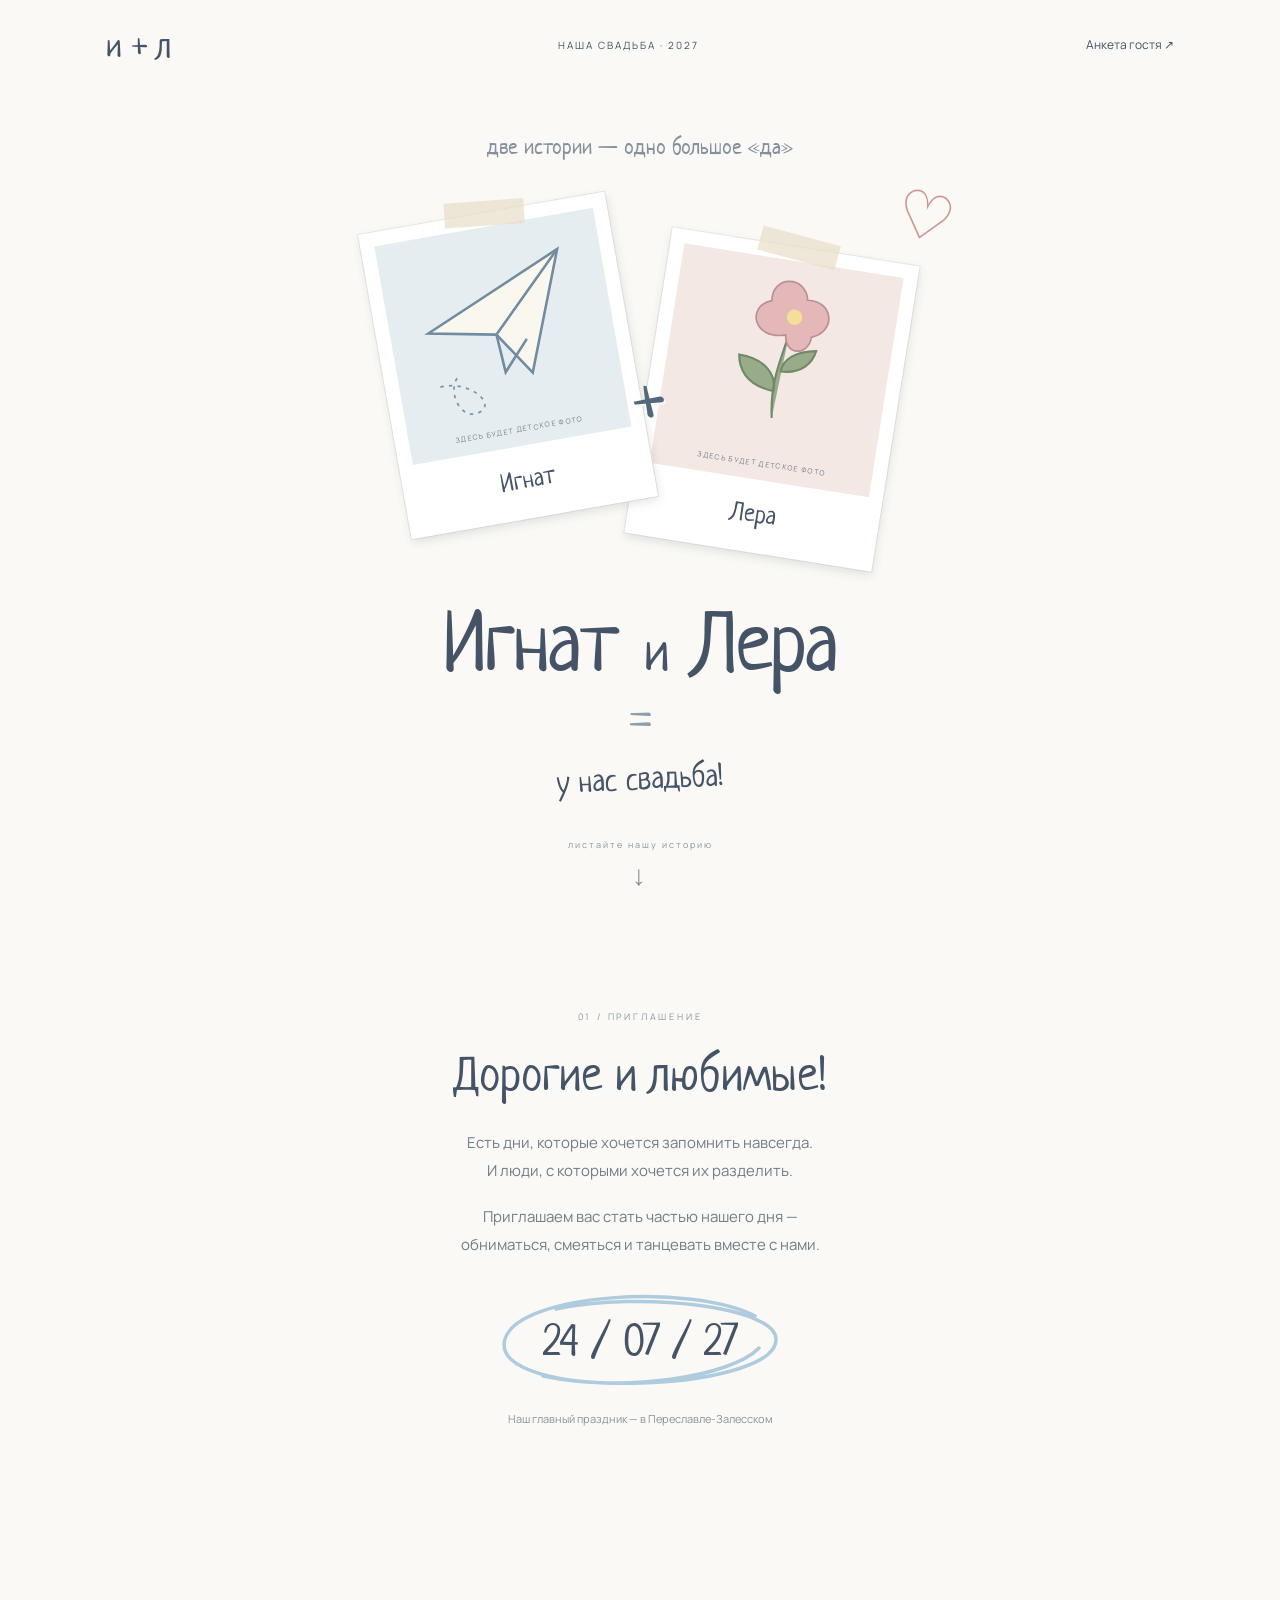
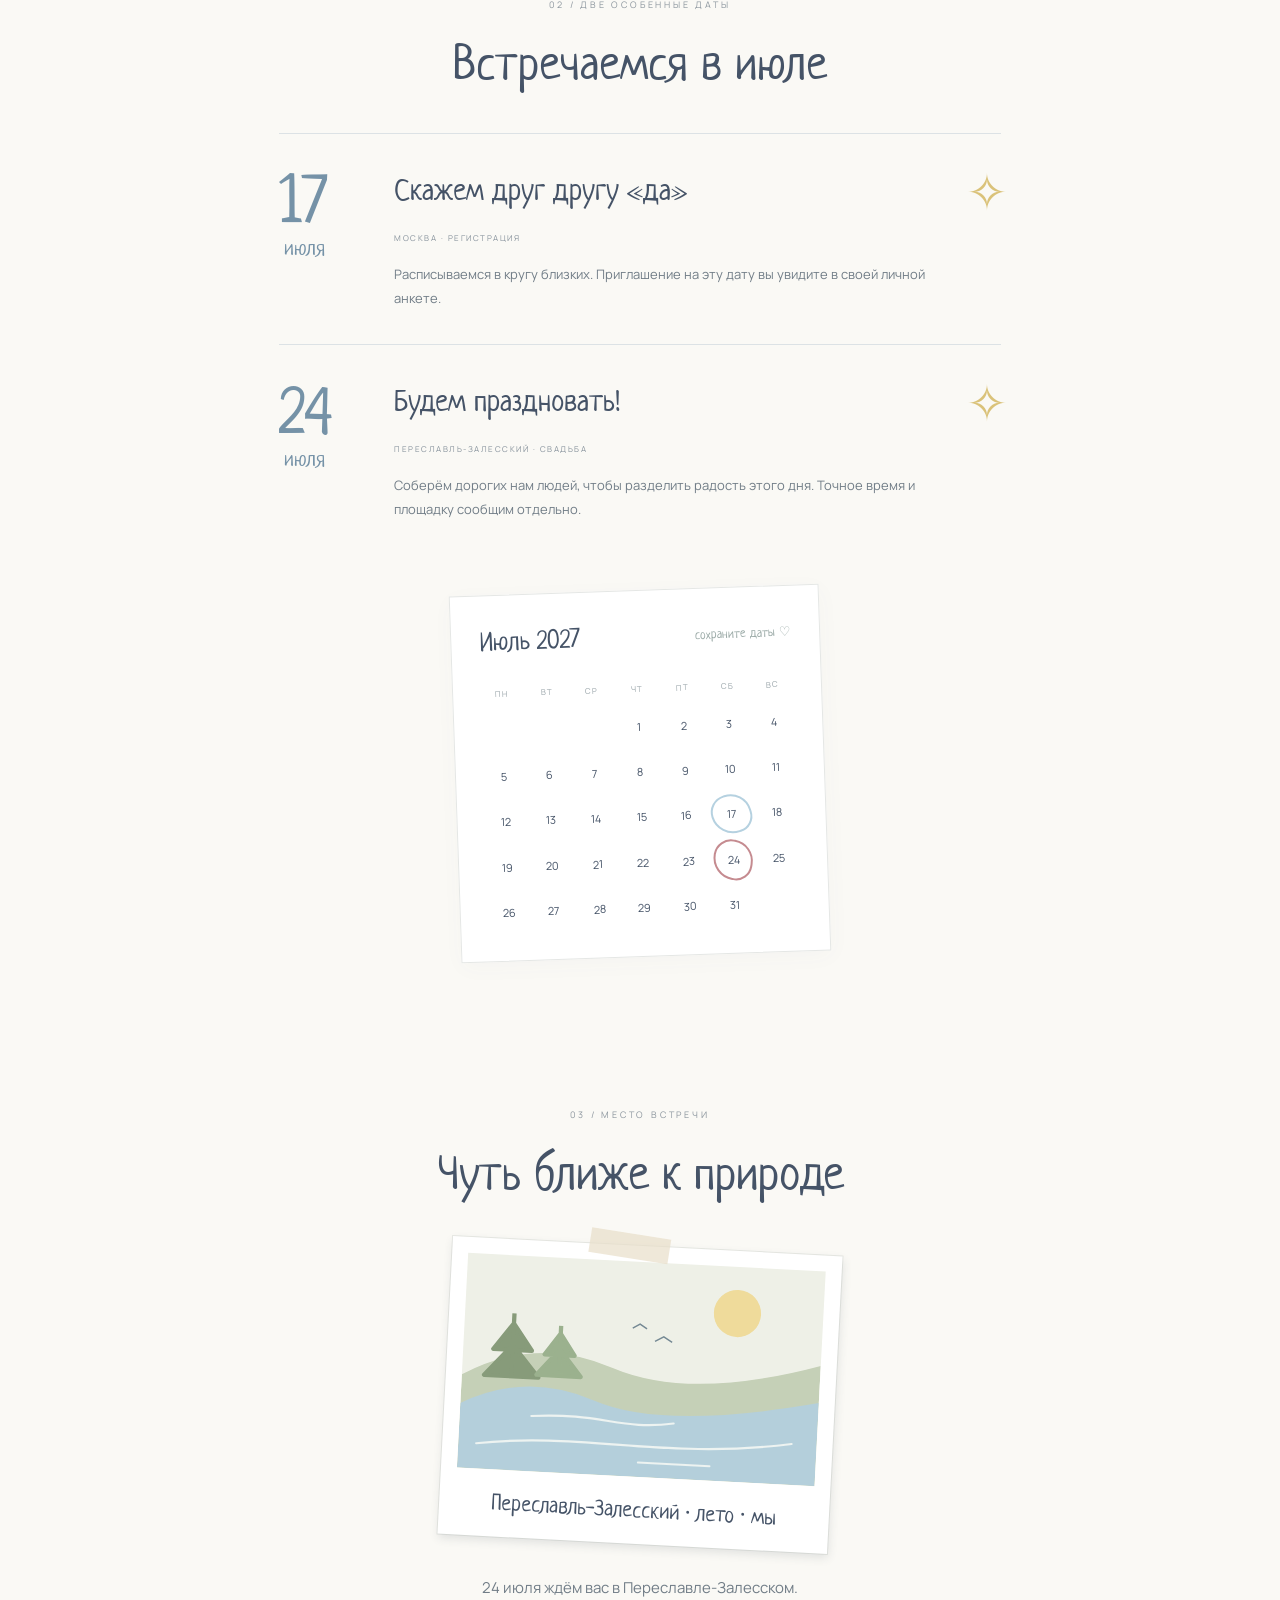
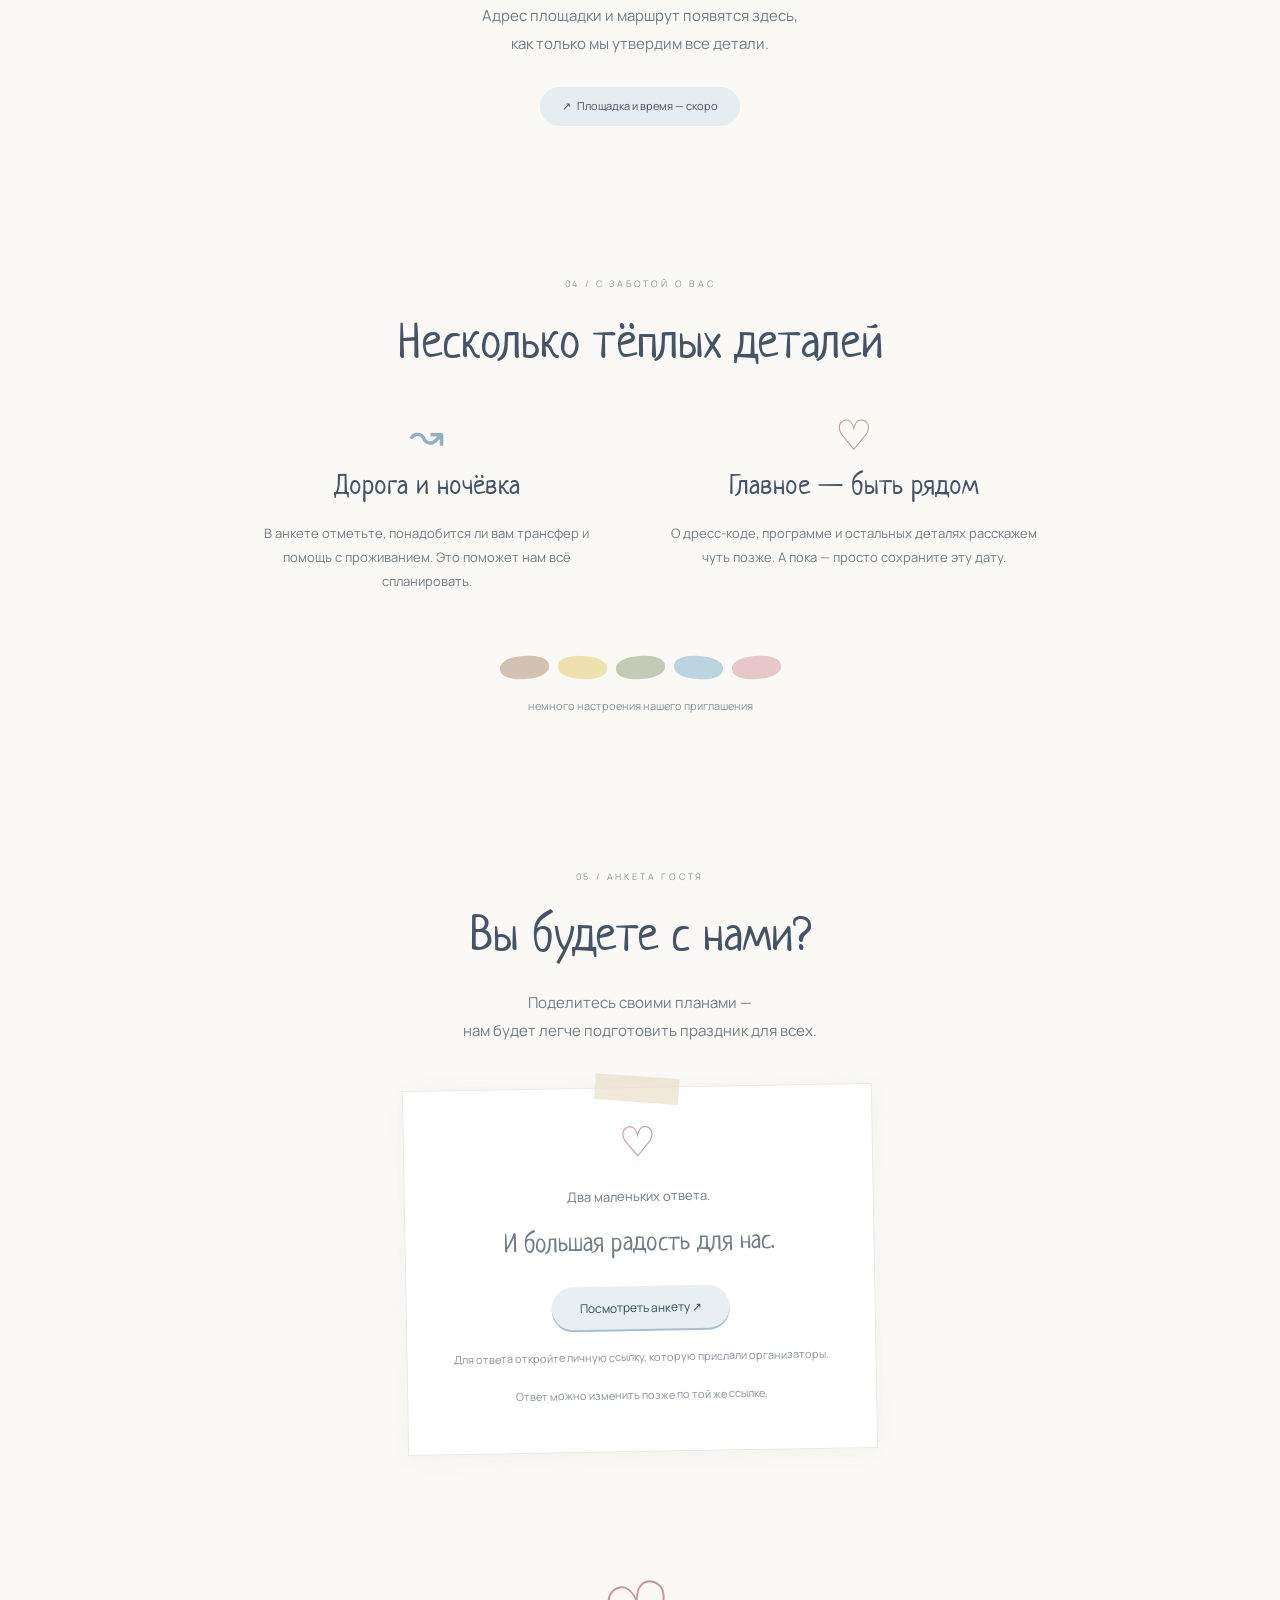
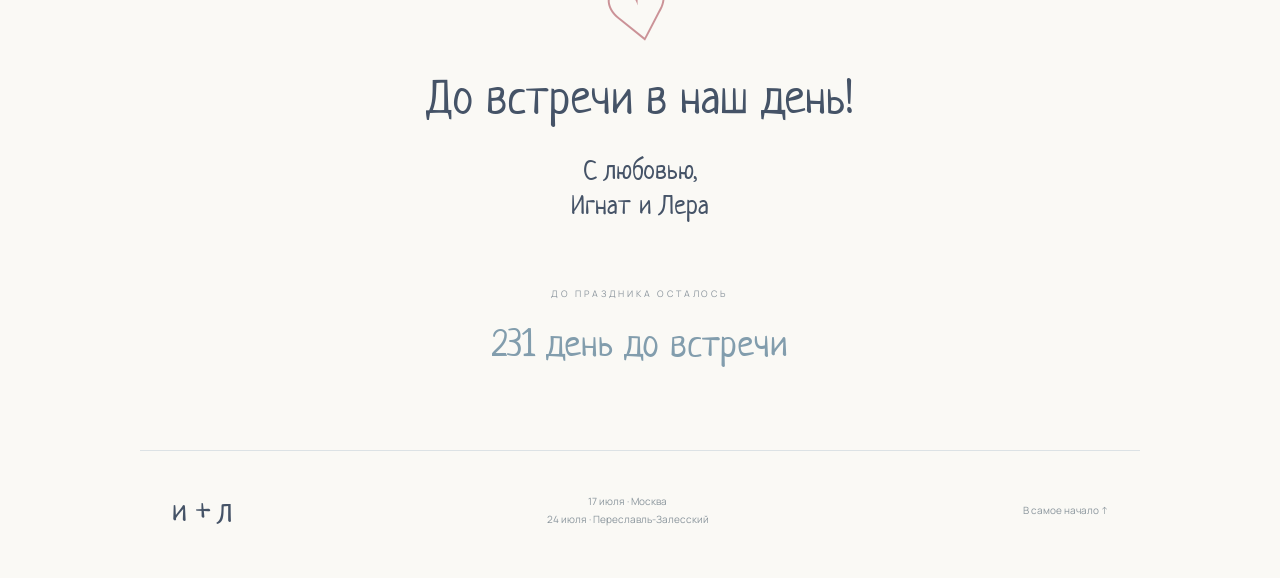
<file: docs/index.html>
<!doctype html><html lang="ru"><head><meta charset="utf-8"><meta name="viewport" content="width=device-width,initial-scale=1"><meta name="referrer" content="no-referrer"><meta name="theme-color" content="#faf9f5"><meta name="description" content="Игнат и Лера приглашают на свадьбу. Москва — 17 июля, Переславль-Залесский — 24 июля 2027."><title>Игнат и Лера · Наша свадьба</title><link rel="stylesheet" href="assets/fonts.css"><link rel="stylesheet" href="invitation.css"><script src="config.js" defer></script><script src="landing.js" defer></script><script src="invitation.js" defer></script></head><body>
<a class="skip" href="#invitation">К приглашению</a><header class="topbar"><a href="#" class="monogram" aria-label="Игнат и Лера">и + л</a><span>НАША СВАДЬБА · 2027</span><a href="#rsvp-section">Анкета гостя ↗</a></header><main>
<section class="hero"><div class="hero-caption">две истории — одно большое «да»</div><div class="polaroid-pair"><figure class="polaroid first"><div class="picture blue"><svg viewBox="0 0 220 220" role="img" aria-label="Бумажный самолётик"><path d="M25 111 190 40 137 177 103 126Z" fill="#faf8ee" stroke="#718ca1" stroke-width="3"/><path d="m190 40-87 86 3 45 31-34" fill="none" stroke="#718ca1" stroke-width="3"/><path d="M28 175c32-3 60 28 42 36-23 10-36-26-21-43" fill="none" stroke="#7895aa" stroke-width="2" stroke-dasharray="4 6"/></svg><span class="photo-note">здесь будет детское фото</span></div><figcaption>Игнат</figcaption></figure><span class="pair-plus" aria-hidden="true">+</span><figure class="polaroid second"><div class="picture pink"><svg viewBox="0 0 220 220" role="img" aria-label="Цветок"><path d="M113 185c-9-44 1-72 5-102M110 154c-31-2-43-18-46-36 31 0 47 17 46 36Zm5-24c25-1 35-16 37-30-24 4-37 16-37 30Z" fill="#99ac8a" stroke="#718969" stroke-width="2.5"/><path d="M114 87c-37 12-51-27-22-37-5-29 35-36 41-7 30-4 39 31 11 42 0 22-27 27-30 2Z" fill="#e4b8b9" stroke="#bd8f93" stroke-width="2"/><circle cx="121" cy="65" r="9" fill="#f3df99"/></svg><span class="photo-note">здесь будет детское фото</span></div><figcaption>Лера</figcaption></figure><span class="little-heart" aria-hidden="true">♡</span></div><h1>Игнат <span>и</span> Лера</h1><div class="equals" aria-hidden="true">=</div><p class="hand hero-line">у нас свадьба!</p><a class="scroll-link" href="#invitation"><span>листайте нашу историю</span><span aria-hidden="true">↓</span></a></section>
<section id="invitation" class="section intro"><span class="section-number">01 / ПРИГЛАШЕНИЕ</span><h2>Дорогие и любимые!</h2><p>Есть дни, которые хочется запомнить навсегда.<br>И люди, с которыми хочется их разделить.</p><p>Приглашаем вас стать частью нашего дня —<br>обниматься, смеяться и танцевать вместе с нами.</p><div class="circle-date"><span>24 / 07 / 27</span><svg viewBox="0 0 300 100" aria-hidden="true"><path d="M265 25C202-8 29 2 15 48-4 112 288 102 286 48 285 16 153 0 66 18M53 85c81 17 188 1 216-28"/></svg></div><p class="small-note">Наш главный праздник — в Переславле-Залесском</p></section>
<section class="section dates-section"><span class="section-number">02 / ДВЕ ОСОБЕННЫЕ ДАТЫ</span><h2>Встречаемся в июле</h2><div class="date-list"><article><span class="date-num">17<small>июля</small></span><div><h3>Скажем друг другу «да»</h3><span class="place">МОСКВА · РЕГИСТРАЦИЯ</span><p>Расписываемся в кругу близких. Приглашение на эту дату вы увидите в своей личной анкете.</p></div><span class="star" aria-hidden="true">✧</span></article><article><span class="date-num">24<small>июля</small></span><div><h3>Будем праздновать!</h3><span class="place">ПЕРЕСЛАВЛЬ-ЗАЛЕССКИЙ · СВАДЬБА</span><p>Соберём дорогих нам людей, чтобы разделить радость этого дня. Точное время и площадку сообщим отдельно.</p></div><span class="star" aria-hidden="true">✧</span></article></div><div class="calendar"><div class="calendar-head"><span class="hand">Июль 2027</span><span>сохраните даты ♡</span></div><div class="week" aria-hidden="true"><span>ПН</span><span>ВТ</span><span>СР</span><span>ЧТ</span><span>ПТ</span><span>СБ</span><span>ВС</span></div><div class="days" aria-label="Календарь июля 2027, отмечены 17 и 24 июля"><span></span><span></span><span></span><span class="">1</span><span class="">2</span><span class="">3</span><span class="">4</span><span class="">5</span><span class="">6</span><span class="">7</span><span class="">8</span><span class="">9</span><span class="">10</span><span class="">11</span><span class="">12</span><span class="">13</span><span class="">14</span><span class="">15</span><span class="">16</span><span class="marked soft">17</span><span class="">18</span><span class="">19</span><span class="">20</span><span class="">21</span><span class="">22</span><span class="">23</span><span class="marked">24</span><span class="">25</span><span class="">26</span><span class="">27</span><span class="">28</span><span class="">29</span><span class="">30</span><span class="">31</span><span></span></div></div></section>
<section class="section location"><span class="section-number">03 / МЕСТО ВСТРЕЧИ</span><h2>Чуть ближе к природе</h2><figure class="polaroid landscape"><div class="landscape-art"><svg viewBox="0 0 500 300" role="img" aria-label="Летнее озеро, деревья и солнце"><circle cx="380" cy="65" r="33" fill="#efdb9b"/><path d="M0 170Q100 110 210 150T500 132V300H0Z" fill="#c5d0b7"/><path d="M0 210q90-49 187-13t313-13v116H0Z" fill="#b4cfdb"/><path d="M25 265c150-24 263 10 440-22M100 223c99-10 125 14 199 0M252 280h100" fill="none" stroke="#edf3f1" stroke-width="3" stroke-linecap="round"/><path d="M69 172V81m0 14-27 37h54L69 95Zm0 30-38 44h76Z" fill="#879b7a" stroke="#879b7a" stroke-width="6" stroke-linejoin="round"/><path d="M135 158V95m0 11-21 30h42l-21-30Zm0 22-31 37h62Z" fill="#9bb18e" stroke="#9bb18e" stroke-width="6" stroke-linejoin="round"/><path d="m267 110 12-7 12 7m-56-17 10-6 10 6" fill="none" stroke="#758994" stroke-width="2"/></svg></div><figcaption>Переславль-Залесский · лето · мы</figcaption></figure><p>24 июля ждём вас в Переславле-Залесском.<br>Адрес площадки и маршрут появятся здесь,<br>как только мы утвердим все детали.</p><div class="location-note">↗ &nbsp; Площадка и время — скоро</div></section>
<section class="section details"><span class="section-number">04 / С ЗАБОТОЙ О ВАС</span><h2>Несколько тёплых деталей</h2><div class="detail-columns"><article><span class="detail-icon" aria-hidden="true">↝</span><h3>Дорога и ночёвка</h3><p>В анкете отметьте, понадобится ли вам трансфер и помощь с проживанием. Это поможет нам всё спланировать.</p></article><article><span class="detail-icon" aria-hidden="true">♡</span><h3>Главное — быть рядом</h3><p>О дресс-коде, программе и остальных деталях расскажем чуть позже. А пока — просто сохраните эту дату.</p></article></div><div class="palette" aria-hidden="true"><i></i><i></i><i></i><i></i><i></i></div><span class="small-note">немного настроения нашего приглашения</span></section>
<section id="rsvp-section" class="section rsvp"><span class="section-number">05 / АНКЕТА ГОСТЯ</span><h2>Вы будете с нами?</h2><p>Поделитесь своими планами —<br>нам будет легче подготовить праздник для всех.</p><div class="reply-paper"><span class="paper-heart" aria-hidden="true">♡</span><p>Два маленьких ответа.<br><span class="hand">И большая радость для нас.</span></p><a id="rsvp" class="button hidden">Ответить на приглашение ↗</a><a id="demo" href="demo.html" class="button secondary">Посмотреть анкету ↗</a><p id="state" class="small-note" role="status">Подготавливаем вашу анкету…</p><p class="small-note">Ответ можно изменить позже по той же ссылке.</p></div></section>
<section class="section closing"><span class="closing-heart" aria-hidden="true">♡</span><h2>До встречи в наш день!</h2><p class="hand signature">С любовью,<br>Игнат и Лера</p><div class="countdown"><span class="section-number">ДО ПРАЗДНИКА ОСТАЛОСЬ</span><div id="countdown">24 июля 2027</div></div></section></main><footer><span class="hand">и + л</span><p>17 июля · Москва<br>24 июля · Переславль-Залесский</p><a href="#">В самое начало ↑</a></footer></body></html>
</file>
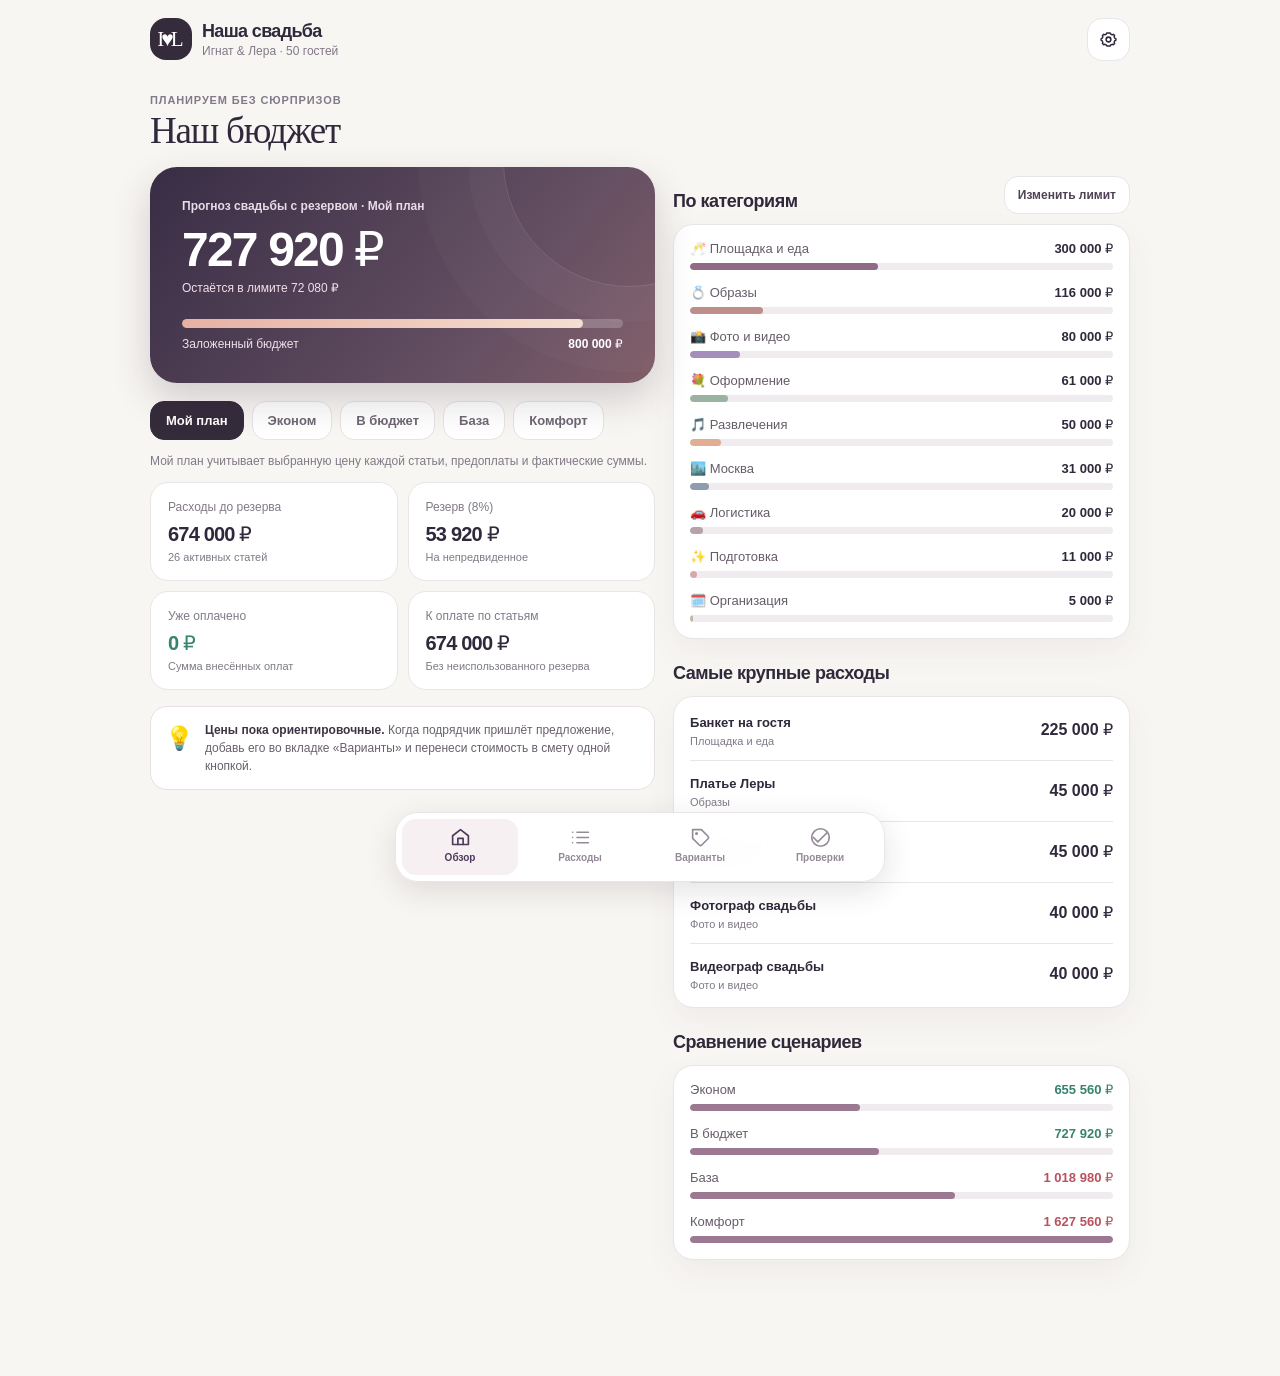
<file: docs/budget/index.html>
<!doctype html>
<html lang="ru">
<head>
  <meta charset="utf-8">
  <meta name="viewport" content="width=device-width,initial-scale=1,viewport-fit=cover">
  <meta name="theme-color" content="#342b3b">
  <meta name="apple-mobile-web-app-capable" content="yes">
  <meta name="apple-mobile-web-app-status-bar-style" content="default">
  <meta name="apple-mobile-web-app-title" content="Наша свадьба">
  <meta name="description" content="Удобная мобильная свадебная смета: цены, сценарии, подрядчики и оплаты.">
  <link rel="manifest" href="./manifest.webmanifest">
  <link rel="icon" href="./icon.svg" type="image/svg+xml">
  <link rel="apple-touch-icon" href="./icon.svg">
  <title>Наша свадьба · Смета Игната и Леры</title>
<style>
:root{font-family:-apple-system,BlinkMacSystemFont,"Segoe UI",Inter,Roboto,"Helvetica Neue",Arial,sans-serif;color:#30283b;background:#f8f6f2;font-synthesis:none;-webkit-tap-highlight-color:transparent;--ink:#30283b;--secondary:#817987;--line:#e9e4e5;--surface:#fff;--bg:#f8f6f2;--accent:#9a655f;--purple:#6f5a83;--soft:#f2ebeb;--green:#36846e;--red:#b8525c;--shadow:0 12px 32px rgba(70,50,70,.055)}
*{box-sizing:border-box}body{margin:0;min-height:100vh}button,input,textarea,select{font:inherit}button{cursor:pointer}button:focus-visible,input:focus-visible,select:focus-visible,textarea:focus-visible{outline:3px solid rgba(160,99,119,.4);outline-offset:2px}button{border:0}a{color:var(--purple)}.app{max-width:1040px;margin:0 auto;min-height:100vh;padding:0 16px 116px}.topbar{height:78px;display:flex;align-items:center;justify-content:space-between;gap:8px}.brand{display:flex;align-items:center;gap:10px}.brandmark{width:42px;height:42px;border-radius:16px;background:#342b3b;color:#fff;display:flex;align-items:center;justify-content:center;font-family:Georgia,serif;font-size:21px;letter-spacing:-3px;padding-right:4px}.brand b{font-size:18px;font-weight:750;letter-spacing:-.65px}.eyebrow{font-size:11px;color:var(--secondary);font-weight:650;letter-spacing:.08em;text-transform:uppercase}.brand small{display:block;color:var(--secondary);font-size:12px;margin-top:2px}.iconbtn{width:43px;height:43px;display:inline-flex;align-items:center;justify-content:center;border-radius:15px;background:#fff;border:1px solid var(--line);color:var(--ink)}.iconbtn svg,.nav-item svg,.btn svg{width:19px;height:19px;stroke:currentColor;fill:none;stroke-width:1.9;stroke-linecap:round;stroke-linejoin:round}.heading{display:flex;align-items:flex-end;justify-content:space-between;gap:12px;margin:16px 0 16px}.heading h1{font-family:Georgia,'Times New Roman',serif;font-weight:500;letter-spacing:-1.2px;font-size:32px;line-height:1.07;margin:5px 0 0}.heading p{margin:8px 0 0;font-size:13px;color:var(--secondary);line-height:1.5}.section-title{font-size:18px;font-weight:770;margin:24px 0 12px;letter-spacing:-.5px}.hero{position:relative;background:linear-gradient(128deg,#382d45 0%,#665063 70%,#805d68 100%);color:#fff;border-radius:27px;padding:25px 22px 20px;overflow:hidden;box-shadow:0 16px 38px rgba(46,34,56,.2)}.hero::before{content:"";position:absolute;width:250px;height:250px;border:1px solid rgba(255,255,255,.13);border-radius:50%;right:-100px;top:-132px;box-shadow:0 0 0 35px rgba(255,255,255,.025),0 0 0 85px rgba(255,255,255,.02)}.hero-label{color:#e8dce7;font-size:12px;font-weight:670;position:relative}.hero-amount{font-size:39px;font-weight:740;letter-spacing:-1.8px;margin:8px 0 4px;position:relative;font-variant-numeric:tabular-nums}.hero-under{font-size:12px;color:#f5dee8;position:relative}.hero-progress{height:9px;border-radius:40px;background:#ffffff35;margin-top:24px;overflow:hidden;position:relative}.hero-progress>div{height:100%;background:linear-gradient(90deg,#e6b1a3,#f4ded0);border-radius:40px;transition:width .2s}.hero-progress.over>div{background:#f7afa0}.hero-meta{display:flex;justify-content:space-between;gap:12px;margin-top:9px;position:relative;font-size:12px;color:#ede1e9}.hero-meta strong{color:#fff}.scenario-panel{margin-top:16px}.scroller{display:flex;overflow-x:auto;scrollbar-width:none;gap:8px;padding:2px 2px 8px;margin:0 -2px}.scroller::-webkit-scrollbar{display:none}.chip{border:1px solid #e8e1e5;background:#fff;white-space:nowrap;padding:11px 15px;border-radius:14px;color:#6f6672;font-size:13px;font-weight:680}.chip.active{background:#342b3b;color:#fff;border-color:#342b3b}.note{font-size:12px;color:var(--secondary);line-height:1.5;margin:4px 0}.stat-grid{display:grid;grid-template-columns:repeat(2,minmax(0,1fr));gap:10px;margin-top:12px}.stat{padding:17px;background:var(--surface);border:1px solid var(--line);border-radius:18px;min-width:0}.stat-label{font-size:12px;color:var(--secondary);margin-bottom:8px}.stat-num{font-size:20px;white-space:nowrap;font-weight:780;letter-spacing:-.8px;font-variant-numeric:tabular-nums}.stat-sub{font-size:11px;color:var(--secondary);margin-top:5px}.positive{color:var(--green)}.negative{color:var(--red)}.card{background:var(--surface);border:1px solid var(--line);border-radius:20px;padding:16px;box-shadow:var(--shadow)}.block{background:#fff;border:1px solid var(--line);border-radius:19px;padding:14px}.category-bars{display:flex;flex-direction:column;gap:15px}.bar-title{display:flex;align-items:center;justify-content:space-between;font-size:13px;gap:12px;margin-bottom:7px}.bar-title span{color:#665c69}.bar-title b{white-space:nowrap;font-size:13px}.track{height:7px;background:#efebee;border-radius:10px;overflow:hidden}.track>div{height:100%;border-radius:10px;background:#9c7992}.topitems{display:flex;flex-direction:column;gap:0}.topitem{display:flex;justify-content:space-between;align-items:center;gap:10px;padding:13px 0;border-bottom:1px solid var(--line);background:transparent;text-align:left;color:var(--ink);width:100%}.topitem:last-child{border-bottom:0;padding-bottom:0}.topitem:first-child{padding-top:0}.topitem strong{font-size:13px}.topitem small{display:block;color:var(--secondary);font-size:11px;margin-top:4px}.topitem .val{font-weight:770;white-space:nowrap}.muted{color:var(--secondary)}.btn{display:inline-flex;align-items:center;justify-content:center;gap:9px;background:#342b3b;color:white;border-radius:14px;padding:13px 17px;font-size:13px;font-weight:750;min-height:46px}.btn.secondary{color:#3a3040;background:#f2eef1}.btn.border{color:#4f4255;background:white;border:1px solid var(--line)}.btn.danger{background:#f9ecec;color:#a6444d}.btn.full{width:100%}.btn.sm{padding:10px 13px;min-height:38px;font-size:12px}.btn:disabled{opacity:.5}.spaced{display:flex;align-items:center;justify-content:space-between;gap:10px}.micro-summary{display:flex;justify-content:space-between;align-items:center;background:#f1e9e9;padding:13px;border-radius:15px;margin-bottom:12px;font-size:12px}.micro-summary b{font-size:17px;color:var(--ink)}.search{display:flex;align-items:center;gap:8px;background:#fff;border:1px solid var(--line);padding:0 14px;border-radius:15px;margin-bottom:12px;height:47px}.search input{width:100%;border:0;outline:0;background:transparent;font-size:14px;color:var(--ink)}.search-icon{font-size:17px;color:#998f9c}.category-group{border:1px solid var(--line);background:#fff;border-radius:18px;margin:10px 0;overflow:hidden}.category-group summary{display:flex;align-items:center;gap:10px;padding:15px;cursor:pointer;list-style:none}.category-group summary::-webkit-details-marker{display:none}.category-symbol{display:flex;align-items:center;justify-content:center;width:38px;height:38px;flex:0 0 38px;background:#f7f0f2;border-radius:12px;font-size:19px}.category-name{flex:1;min-width:0}.category-name b{display:block;font-size:14px;letter-spacing:-.25px}.category-name small{font-size:11px;color:var(--secondary);margin-top:3px;display:block}.category-amount{white-space:nowrap;font-size:13px;font-weight:790}.chevron{font-size:17px;color:#a299a7;margin-left:4px;transform:rotate(0);transition:transform .15s}.category-group[open] .chevron{transform:rotate(90deg)}.expense-entry{border-top:1px solid var(--line);padding:13px 15px;display:flex;gap:12px;align-items:center;min-height:70px}.expense-entry.disabled{opacity:.5}.expense-entry .entry-main{min-width:0;flex:1}.entry-title{font-size:13px;font-weight:690;line-height:1.35}.entry-sub{font-size:11px;color:var(--secondary);margin-top:5px}.entry-price{font-size:14px;font-weight:770;white-space:nowrap}.entry-status{font-size:10px;font-weight:690;margin-top:6px;text-align:right;color:var(--secondary)}.entry-arrow{color:#b4a7b3;font-size:17px}.expense-entry button{all:unset;cursor:pointer;display:flex;align-items:center;gap:10px;width:100%}.expense-entry button:focus-visible{outline:3px solid #b99ca7}.fab{position:fixed;right:max(18px,calc((100vw - 1032px)/2));bottom:calc(99px + env(safe-area-inset-bottom));height:50px;padding:0 19px;border-radius:17px;z-index:4;box-shadow:0 8px 28px rgba(50,35,60,.22);background:#342b3b;color:#fff;font-weight:730;font-size:13px}.empty{text-align:center;padding:38px 23px;background:#fff;border:1px dashed #d8cdd2;border-radius:20px}.empty-icon{font-size:36px}.empty h3{font-size:17px;margin:12px 0 6px}.empty p{font-size:12px;color:var(--secondary);line-height:1.5}.offer-entry{padding:15px 16px;margin:11px 0}.offer-head{display:flex;gap:10px;justify-content:space-between}.offer-head b{font-size:15px}.offer-head span{font-size:11px;color:var(--secondary)}.pill{display:inline-block;font-size:10px;font-weight:760;color:#7c5b71;background:#f8eef3;border-radius:20px;padding:5px 9px}.pill.green{background:#e7f3ed;color:#26725d}.pill.gray{background:#f1eff1;color:#757076}.offer-cost{font-weight:770;font-size:20px;margin:12px 0 6px}.offer-info{font-size:12px;color:var(--secondary);line-height:1.6;white-space:pre-wrap}.offer-actions{display:flex;gap:8px;margin-top:12px}.check-progress{background:#fff;border:1px solid var(--line);padding:16px;border-radius:18px}.checklist-entry{display:flex;align-items:flex-start;gap:11px;border-bottom:1px solid var(--line);padding:15px 1px}.checklist-entry:last-child{border:0}.check-toggle{width:25px;height:25px;display:grid;place-items:center;flex:0 0 25px;border:2px solid #c9bcc7;border-radius:9px;background:#fff;color:white;font-weight:bold}.check-toggle.checked{background:var(--green);border-color:var(--green)}.check-content{flex:1;min-width:0}.check-question{font-size:13px;font-weight:660;line-height:1.45}.check-question.done{color:#8f8591;text-decoration:line-through;text-decoration-color:#d1c5ce}.check-meta{color:var(--secondary);font-size:11px;margin-top:6px}.bottom-nav{position:fixed;bottom:0;left:0;width:100%;z-index:9;background:rgba(255,255,255,.95);border-top:1px solid #e9e4e9;backdrop-filter:blur(18px);-webkit-backdrop-filter:blur(18px);padding:8px 10px calc(8px + env(safe-area-inset-bottom));display:flex;justify-content:center;box-shadow:0 -8px 20px rgba(46,36,52,.035)}.nav-inner{width:100%;max-width:600px;display:grid;grid-template-columns:repeat(4,1fr);gap:4px}.nav-item{background:transparent;color:#958a97;border-radius:14px;display:flex;flex-direction:column;align-items:center;gap:4px;padding:8px 2px;min-height:56px;font-size:10px;font-weight:670}.nav-item.active{color:#4e3a5a;background:#f6f0f3}.nav-item svg{width:21px;height:21px}.overlay{position:fixed;inset:0;z-index:20;background:rgba(29,23,35,.57);display:flex;justify-content:center;align-items:flex-end;animation:fade .15s ease}.sheet{width:100%;max-width:650px;background:#fff;border-radius:25px 25px 0 0;max-height:93dvh;overflow:auto;overscroll-behavior:contain;padding:0 19px calc(20px + env(safe-area-inset-bottom));box-shadow:0 -12px 60px rgba(23,16,30,.12)}.sheet-top{position:sticky;top:0;z-index:2;background:#fff;padding:10px 0 14px;border-bottom:1px solid var(--line);margin-bottom:15px}.handle{width:36px;height:4px;border-radius:10px;background:#e1dce1;margin:0 auto 13px}.sheet-heading{display:flex;justify-content:space-between;align-items:center;gap:10px}.sheet-heading h2{font-size:19px;letter-spacing:-.45px;margin:0}.sheet-heading button{color:#807586;background:#f5f1f3;width:34px;height:34px;border-radius:12px;font-size:21px}.field{margin:13px 0}.field label{display:block;color:#655b67;font-weight:710;font-size:12px;margin:0 0 7px}.field .helper{font-size:11px;color:#938992;margin-top:6px;line-height:1.5}.field input,.field select,.field textarea{width:100%;min-height:45px;border-radius:12px;border:1px solid #e2dce2;background:#fbf9f9;color:#332a37;padding:11px 12px;font-size:15px;outline:none}.field textarea{resize:vertical;min-height:73px}.fields2{display:grid;grid-template-columns:1fr 1fr;gap:11px}.switch-line{display:flex;align-items:center;justify-content:space-between;padding:12px 0;gap:14px}.switch-line b{font-size:13px}.switch-line small{display:block;color:var(--secondary);font-size:11px;margin-top:4px}.switch{position:relative;display:block;width:48px;height:29px;flex:0 0 48px}.switch input{opacity:0;width:0;height:0}.switch span{position:absolute;inset:0;background:#ddd5dd;border-radius:40px;transition:.2s}.switch span:after{position:absolute;content:"";width:23px;height:23px;left:3px;top:3px;border-radius:50%;background:#fff;transition:.2s}.switch input:checked+span{background:#6f5a83}.switch input:checked+span:after{transform:translateX(19px)}.sheet-caption{font-size:11px;color:var(--secondary);line-height:1.45;padding:12px;background:#f8f5f5;border-radius:12px}.sheet-actions{display:flex;flex-direction:column;gap:9px;margin-top:20px}.sheet-actions.two{display:grid;grid-template-columns:1fr 1fr}.del-line{margin-top:18px;text-align:center}.del-line button{background:transparent;color:#b45f65;text-decoration:underline;font-size:12px}.warning{padding:12px;background:#fff0e9;color:#915248;border-radius:13px;font-size:12px;line-height:1.5}.inline-caption{margin:14px 0 3px;color:#a1959d;font-size:10px;font-weight:760;text-transform:uppercase;letter-spacing:.08em}.hint-card{display:flex;align-items:flex-start;gap:11px;margin-top:16px;padding:14px;border:1px solid #e7e0e3;background:#fff;border-radius:17px;font-size:12px;color:#69606c;line-height:1.5}.hint-card b{color:#3e3344}.config-list{display:flex;flex-direction:column;gap:10px}.config-list .btn{justify-content:flex-start}.toast{position:fixed;bottom:calc(100px + env(safe-area-inset-bottom));left:50%;transform:translateX(-50%);background:#342b3b;color:#fff;padding:11px 16px;border-radius:13px;z-index:30;font-size:12px;box-shadow:0 12px 30px #30283b4b;white-space:nowrap;max-width:90vw}.warning-stripe{font-size:11px;color:#95594c;background:#fff1e7;border-radius:12px;padding:10px 12px;margin:10px 0}.desktop-note{display:none}.half-muted{color:#a79aaa}
@keyframes fade{from{opacity:0}to{opacity:1}}@media(min-width:750px){.app{padding-left:30px;padding-right:30px}.content-grid{display:grid;grid-template-columns:1.05fr .95fr;gap:18px}.content-grid > div{min-width:0}.hero{padding:32px}.hero-amount{font-size:48px}.stat-grid{grid-template-columns:repeat(2,1fr)}.heading h1{font-size:37px}.desktop-note{display:block}.bottom-nav{max-width:490px;bottom:18px;left:50%;transform:translateX(-50%);border:1px solid var(--line);border-radius:23px;padding:6px;box-shadow:0 9px 30px #28213220}.sheet{border-radius:26px;margin-bottom:4vh;max-height:90vh}.overlay{align-items:flex-end}.fab{bottom:90px}}
@media(max-width:350px){.hero-amount{font-size:33px}.stat-num{font-size:17px}.fields2{grid-template-columns:1fr}.brand b{font-size:16px}}
</style>
</head>
<body>
<div id="app" class="app"></div>
<div id="modal-root"></div>
<div id="toast-root" aria-live="polite"></div>
<script>
'use strict';
const INITIAL={
  "budget": 800000,
  "guests": 50,
  "reserve": 8,
  "expenses": [
    {
      "id": "ex7",
      "category": "Образы",
      "title": "Обручальные кольца",
      "city": "Оба",
      "unit": "комплект",
      "qty": 1,
      "prices": {
        "Эконом": 22000,
        "База": 40000,
        "Комфорт": 70000,
        "В бюджет": 30000
      },
      "choice": "В бюджет",
      "custom": null,
      "enabled": true,
      "paid": 0,
      "actual": null,
      "note": "Оба кольца, гравировка и изменение размера отдельно",
      "followGuests": false
    },
    {
      "id": "ex8",
      "category": "Образы",
      "title": "Платье Леры",
      "city": "Москва / Переславль",
      "unit": "шт.",
      "qty": 1,
      "prices": {
        "Эконом": 35000,
        "База": 60000,
        "Комфорт": 100000,
        "В бюджет": 45000
      },
      "choice": "В бюджет",
      "custom": null,
      "enabled": true,
      "paid": 0,
      "actual": null,
      "note": "Уточнить подгонку, хранение, чистку",
      "followGuests": false
    },
    {
      "id": "ex9",
      "category": "Образы",
      "title": "Костюм Игната",
      "city": "Москва",
      "unit": "комплект",
      "qty": 1,
      "prices": {
        "Эконом": 22000,
        "База": 35000,
        "Комфорт": 55000,
        "В бюджет": 25000
      },
      "choice": "В бюджет",
      "custom": null,
      "enabled": true,
      "paid": 0,
      "actual": null,
      "note": "Рубашка, ремень и галстук могут быть отдельно",
      "followGuests": false
    },
    {
      "id": "ex10",
      "category": "Образы",
      "title": "Обувь Леры",
      "city": "Москва",
      "unit": "пара",
      "qty": 1,
      "prices": {
        "Эконом": 5000,
        "База": 10000,
        "Комфорт": 18000,
        "В бюджет": 5000
      },
      "choice": "В бюджет",
      "custom": null,
      "enabled": true,
      "paid": 0,
      "actual": null,
      "note": "",
      "followGuests": false
    },
    {
      "id": "ex11",
      "category": "Образы",
      "title": "Обувь Игната",
      "city": "Москва",
      "unit": "пара",
      "qty": 1,
      "prices": {
        "Эконом": 5000,
        "База": 9000,
        "Комфорт": 16000,
        "В бюджет": 5000
      },
      "choice": "В бюджет",
      "custom": null,
      "enabled": true,
      "paid": 0,
      "actual": null,
      "note": "",
      "followGuests": false
    },
    {
      "id": "ex12",
      "category": "Образы",
      "title": "Аксессуары и подгонка",
      "city": "Москва",
      "unit": "комплект",
      "qty": 1,
      "prices": {
        "Эконом": 5000,
        "База": 12000,
        "Комфорт": 20000,
        "В бюджет": 6000
      },
      "choice": "В бюджет",
      "custom": null,
      "enabled": true,
      "paid": 0,
      "actual": null,
      "note": "Украшения, бельё, пошив/подгонка, аксессуары",
      "followGuests": false
    },
    {
      "id": "ex13",
      "category": "Москва",
      "title": "Фотограф (Москва)",
      "city": "Москва",
      "unit": "услуга",
      "qty": 1,
      "prices": {
        "Эконом": 12000,
        "База": 20000,
        "Комфорт": 35000,
        "В бюджет": 12000
      },
      "choice": "В бюджет",
      "custom": null,
      "enabled": true,
      "paid": 0,
      "actual": null,
      "note": "Отдельная московская съёмка; часы, ретушь, исходники",
      "followGuests": false
    },
    {
      "id": "ex14",
      "category": "Москва",
      "title": "Гостиница (Москва)",
      "city": "Москва",
      "unit": "ночь",
      "qty": 1,
      "prices": {
        "Эконом": 8000,
        "База": 14000,
        "Комфорт": 25000,
        "В бюджет": 10000
      },
      "choice": "В бюджет",
      "custom": null,
      "enabled": true,
      "paid": 0,
      "actual": null,
      "note": "Изменить число ночей в количестве",
      "followGuests": false
    },
    {
      "id": "ex15",
      "category": "Москва",
      "title": "Визажист (Москва)",
      "city": "Москва",
      "unit": "услуга",
      "qty": 1,
      "prices": {
        "Эконом": 7000,
        "База": 11000,
        "Комфорт": 18000,
        "В бюджет": 9000
      },
      "choice": "В бюджет",
      "custom": null,
      "enabled": true,
      "paid": 0,
      "actual": null,
      "note": "Пробный макияж, ранний выезд, причёска?",
      "followGuests": false
    },
    {
      "id": "ex16",
      "category": "Фото и видео",
      "title": "Фотограф свадьбы",
      "city": "Переславль",
      "unit": "услуга",
      "qty": 1,
      "prices": {
        "Эконом": 35000,
        "База": 55000,
        "Комфорт": 85000,
        "В бюджет": 40000
      },
      "choice": "В бюджет",
      "custom": null,
      "enabled": true,
      "paid": 0,
      "actual": null,
      "note": "Часы, обработка, срок выдачи, дорога",
      "followGuests": false
    },
    {
      "id": "ex17",
      "category": "Фото и видео",
      "title": "Видеограф свадьбы",
      "city": "Переславль",
      "unit": "услуга",
      "qty": 1,
      "prices": {
        "Эконом": 35000,
        "База": 55000,
        "Комфорт": 95000,
        "В бюджет": 40000
      },
      "choice": "В бюджет",
      "custom": null,
      "enabled": true,
      "paid": 0,
      "actual": null,
      "note": "Клип, фильм, доп. часы, исходники",
      "followGuests": false
    },
    {
      "id": "ex18",
      "category": "Площадка и еда",
      "title": "Аренда площадки",
      "city": "Переславль",
      "unit": "день",
      "qty": 1,
      "prices": {
        "Эконом": 30000,
        "База": 50000,
        "Комфорт": 90000,
        "В бюджет": 30000
      },
      "choice": "В бюджет",
      "custom": null,
      "enabled": true,
      "paid": 0,
      "actual": null,
      "note": "Если аренда включена в банкет, поставить 0",
      "followGuests": false
    },
    {
      "id": "ex19",
      "category": "Площадка и еда",
      "title": "Банкет на гостя",
      "city": "Переславль",
      "unit": "чел.",
      "qty": 50,
      "prices": {
        "Эконом": 4000,
        "База": 5000,
        "Комфорт": 6500,
        "В бюджет": 4500
      },
      "choice": "В бюджет",
      "custom": null,
      "enabled": true,
      "paid": 0,
      "actual": null,
      "note": "Проверить меню, пробный ужин, персонал",
      "followGuests": true
    },
    {
      "id": "ex20",
      "category": "Площадка и еда",
      "title": "Напитки на гостя",
      "city": "Переславль",
      "unit": "чел.",
      "qty": 50,
      "prices": {
        "Эконом": 900,
        "База": 1500,
        "Комфорт": 2300,
        "В бюджет": 900
      },
      "choice": "В бюджет",
      "custom": null,
      "enabled": true,
      "paid": 0,
      "actual": null,
      "note": "Алкоголь/безалкогольные, лёд, доставка",
      "followGuests": true
    },
    {
      "id": "ex21",
      "category": "Площадка и еда",
      "title": "Обслуживание и сборы",
      "city": "Переславль",
      "unit": "услуга",
      "qty": 1,
      "prices": {
        "Эконом": 0,
        "База": 10000,
        "Комфорт": 25000,
        "В бюджет": 0
      },
      "choice": "В бюджет",
      "custom": null,
      "enabled": true,
      "paid": 0,
      "actual": null,
      "note": "Пробковый/сервисный сбор, уборка, продление",
      "followGuests": false
    },
    {
      "id": "ex22",
      "category": "Оформление",
      "title": "Декор площадки",
      "city": "Переславль",
      "unit": "услуга",
      "qty": 1,
      "prices": {
        "Эконом": 35000,
        "База": 60000,
        "Комфорт": 110000,
        "В бюджет": 35000
      },
      "choice": "В бюджет",
      "custom": null,
      "enabled": true,
      "paid": 0,
      "actual": null,
      "note": "Арка, столы, свет и монтаж: уточнить состав",
      "followGuests": false
    },
    {
      "id": "ex23",
      "category": "Оформление",
      "title": "Букет и бутоньерка",
      "city": "Переславль",
      "unit": "комплект",
      "qty": 1,
      "prices": {
        "Эконом": 5000,
        "База": 9000,
        "Комфорт": 15000,
        "В бюджет": 6000
      },
      "choice": "В бюджет",
      "custom": null,
      "enabled": true,
      "paid": 0,
      "actual": null,
      "note": "Проверить, не включены ли в декор",
      "followGuests": false
    },
    {
      "id": "ex24",
      "category": "Оформление",
      "title": "Свадебный торт",
      "city": "Переславль",
      "unit": "чел.",
      "qty": 50,
      "prices": {
        "Эконом": 400,
        "База": 550,
        "Комфорт": 800,
        "В бюджет": 400
      },
      "choice": "В бюджет",
      "custom": null,
      "enabled": true,
      "paid": 0,
      "actual": null,
      "note": "Цена на гостя для приблизительного расчёта",
      "followGuests": true
    },
    {
      "id": "ex25",
      "category": "Развлечения",
      "title": "Ведущий",
      "city": "Переславль",
      "unit": "услуга",
      "qty": 1,
      "prices": {
        "Эконом": 35000,
        "База": 50000,
        "Комфорт": 80000,
        "В бюджет": 35000
      },
      "choice": "В бюджет",
      "custom": null,
      "enabled": true,
      "paid": 0,
      "actual": null,
      "note": "Часы, программа, выезд, продление",
      "followGuests": false
    },
    {
      "id": "ex26",
      "category": "Развлечения",
      "title": "DJ / звук / свет",
      "city": "Переславль",
      "unit": "услуга",
      "qty": 1,
      "prices": {
        "Эконом": 15000,
        "База": 25000,
        "Комфорт": 40000,
        "В бюджет": 15000
      },
      "choice": "В бюджет",
      "custom": null,
      "enabled": true,
      "paid": 0,
      "actual": null,
      "note": "Проверить пакет с ведущим / площадкой",
      "followGuests": false
    },
    {
      "id": "ex27",
      "category": "Подготовка",
      "title": "Визажист (Переславль)",
      "city": "Переславль",
      "unit": "услуга",
      "qty": 1,
      "prices": {
        "Эконом": 6000,
        "База": 9000,
        "Комфорт": 14000,
        "В бюджет": 7000
      },
      "choice": "В бюджет",
      "custom": null,
      "enabled": true,
      "paid": 0,
      "actual": null,
      "note": "Прическа и репетиция: уточнить",
      "followGuests": false
    },
    {
      "id": "ex28",
      "category": "Подготовка",
      "title": "Причёска/укладка",
      "city": "Переславль",
      "unit": "услуга",
      "qty": 1,
      "prices": {
        "Эконом": 0,
        "База": 7000,
        "Комфорт": 12000,
        "В бюджет": 4000
      },
      "choice": "В бюджет",
      "custom": null,
      "enabled": true,
      "paid": 0,
      "actual": null,
      "note": "Если причёска включена в визаж, поставить 0",
      "followGuests": false
    },
    {
      "id": "ex29",
      "category": "Логистика",
      "title": "Трансфер гостей",
      "city": "Москва / Переславль",
      "unit": "услуга",
      "qty": 1,
      "prices": {
        "Эконом": 15000,
        "База": 25000,
        "Комфорт": 45000,
        "В бюджет": 15000
      },
      "choice": "В бюджет",
      "custom": null,
      "enabled": true,
      "paid": 0,
      "actual": null,
      "note": "Оценка зависит от маршрута и числа мест",
      "followGuests": false
    },
    {
      "id": "ex30",
      "category": "Логистика",
      "title": "Дорога подрядчиков",
      "city": "Переславль",
      "unit": "услуга",
      "qty": 1,
      "prices": {
        "Эконом": 5000,
        "База": 10000,
        "Комфорт": 20000,
        "В бюджет": 5000
      },
      "choice": "В бюджет",
      "custom": null,
      "enabled": true,
      "paid": 0,
      "actual": null,
      "note": "Если входит в гонорар, поставить 0",
      "followGuests": false
    },
    {
      "id": "ex31",
      "category": "Логистика",
      "title": "Проживание подрядчиков",
      "city": "Переславль",
      "unit": "услуга",
      "qty": 1,
      "prices": {
        "Эконом": 0,
        "База": 7000,
        "Комфорт": 14000,
        "В бюджет": 0
      },
      "choice": "В бюджет",
      "custom": null,
      "enabled": false,
      "paid": 0,
      "actual": null,
      "note": "Включить, если обязует договор",
      "followGuests": false
    },
    {
      "id": "ex32",
      "category": "Организация",
      "title": "Регистрация / церемония",
      "city": "Оба",
      "unit": "услуга",
      "qty": 1,
      "prices": {
        "Эконом": 3000,
        "База": 10000,
        "Комфорт": 30000,
        "В бюджет": 3000
      },
      "choice": "В бюджет",
      "custom": null,
      "enabled": true,
      "paid": 0,
      "actual": null,
      "note": "Госпошлина, выездная церемония, техника",
      "followGuests": false
    },
    {
      "id": "ex33",
      "category": "Организация",
      "title": "Координатор дня",
      "city": "Переславль",
      "unit": "услуга",
      "qty": 1,
      "prices": {
        "Эконом": 0,
        "База": 20000,
        "Комфорт": 40000,
        "В бюджет": 0
      },
      "choice": "В бюджет",
      "custom": null,
      "enabled": false,
      "paid": 0,
      "actual": null,
      "note": "Опционально, но снижает нагрузку в день свадьбы",
      "followGuests": false
    },
    {
      "id": "ex34",
      "category": "Организация",
      "title": "Приглашения и полиграфия",
      "city": "Оба",
      "unit": "комплект",
      "qty": 1,
      "prices": {
        "Эконом": 2000,
        "База": 5000,
        "Комфорт": 9000,
        "В бюджет": 2000
      },
      "choice": "В бюджет",
      "custom": null,
      "enabled": true,
      "paid": 0,
      "actual": null,
      "note": "Электронные приглашения могут удешевить",
      "followGuests": false
    },
    {
      "id": "ex35",
      "category": "Организация",
      "title": "Подарки гостям",
      "city": "Переславль",
      "unit": "чел.",
      "qty": 50,
      "prices": {
        "Эконом": 0,
        "База": 150,
        "Комфорт": 300,
        "В бюджет": 0
      },
      "choice": "В бюджет",
      "custom": null,
      "enabled": false,
      "paid": 0,
      "actual": null,
      "note": "Сувениры, бонбоньерки, печать",
      "followGuests": true
    }
  ],
  "offers": [],
  "checklist": [
    {
      "id": "ck6",
      "category": "Площадка",
      "title": "Аренда входит в банкет или оплачивается отдельно?",
      "priority": "Высокая",
      "answer": "",
      "status": "Не проверено",
      "note": ""
    },
    {
      "id": "ck7",
      "category": "Площадка",
      "title": "Есть минимальный чек, сервисный и пробковый сбор?",
      "priority": "Высокая",
      "answer": "",
      "status": "Не проверено",
      "note": ""
    },
    {
      "id": "ck8",
      "category": "Площадка",
      "title": "Входит ли обслуживание, уборка, мебель, текстиль?",
      "priority": "Высокая",
      "answer": "",
      "status": "Не проверено",
      "note": ""
    },
    {
      "id": "ck9",
      "category": "Площадка",
      "title": "Есть ли доплата за позднее окончание и электричество?",
      "priority": "Высокая",
      "answer": "",
      "status": "Не проверено",
      "note": ""
    },
    {
      "id": "ck10",
      "category": "Площадка",
      "title": "Можно ли свой алкоголь, торт, декор и подрядчиков?",
      "priority": "Высокая",
      "answer": "",
      "status": "Не проверено",
      "note": ""
    },
    {
      "id": "ck11",
      "category": "Банкет",
      "title": "Фиксированное количество гостей, детское меню, изменения за N дней?",
      "priority": "Высокая",
      "answer": "",
      "status": "Не проверено",
      "note": ""
    },
    {
      "id": "ck12",
      "category": "Банкет",
      "title": "Кто отвечает за безалкогольные напитки и лёд?",
      "priority": "Средняя",
      "answer": "",
      "status": "Не проверено",
      "note": ""
    },
    {
      "id": "ck13",
      "category": "Фото и видео",
      "title": "Сколько часов съёмки и сколько стоит продление?",
      "priority": "Высокая",
      "answer": "",
      "status": "Не проверено",
      "note": ""
    },
    {
      "id": "ck14",
      "category": "Фото и видео",
      "title": "Есть ли дорога, питание, проживание и срок сдачи в КП?",
      "priority": "Высокая",
      "answer": "",
      "status": "Не проверено",
      "note": ""
    },
    {
      "id": "ck15",
      "category": "Ведущий",
      "title": "DJ, колонки, микрофоны, свет включены в стоимость?",
      "priority": "Высокая",
      "answer": "",
      "status": "Не проверено",
      "note": ""
    },
    {
      "id": "ck16",
      "category": "Оформление",
      "title": "Монтаж/демонтаж и вывоз декора оплачиваются отдельно?",
      "priority": "Средняя",
      "answer": "",
      "status": "Не проверено",
      "note": ""
    },
    {
      "id": "ck17",
      "category": "Образы",
      "title": "В платье включена подгонка и чистка?",
      "priority": "Средняя",
      "answer": "",
      "status": "Не проверено",
      "note": ""
    },
    {
      "id": "ck18",
      "category": "Подготовка",
      "title": "Причёска, пробный макияж и ранний выезд включены?",
      "priority": "Средняя",
      "answer": "",
      "status": "Не проверено",
      "note": ""
    },
    {
      "id": "ck19",
      "category": "Москва",
      "title": "Сколько ночей в гостинице нужно на самом деле?",
      "priority": "Средняя",
      "answer": "",
      "status": "Не проверено",
      "note": ""
    },
    {
      "id": "ck20",
      "category": "Логистика",
      "title": "Нужен ли трансфер из Москвы / такси после банкета?",
      "priority": "Высокая",
      "answer": "",
      "status": "Не проверено",
      "note": ""
    },
    {
      "id": "ck21",
      "category": "Организация",
      "title": "Кто встречает подрядчиков, контролирует тайминг и оплаты?",
      "priority": "Средняя",
      "answer": "",
      "status": "Не проверено",
      "note": ""
    },
    {
      "id": "ck22",
      "category": "Все расходы",
      "title": "Какие авансы невозвратные и что при переносе даты?",
      "priority": "Высокая",
      "answer": "",
      "status": "Не проверено",
      "note": ""
    },
    {
      "id": "ck23",
      "category": "Все расходы",
      "title": "Какие условия доплат и есть ли повышение цен до даты свадьбы?",
      "priority": "Высокая",
      "answer": "",
      "status": "Не проверено",
      "note": ""
    }
  ]
};
const STORAGE='wedding_ignat_lera_mobile_v1';
const CATEGORIES=['Образы','Москва','Фото и видео','Площадка и еда','Оформление','Развлечения','Подготовка','Логистика','Организация','Другое'];
const EMOJI={'Образы':'💍','Москва':'🏙️','Фото и видео':'📸','Площадка и еда':'🥂','Оформление':'💐','Развлечения':'🎵','Подготовка':'✨','Логистика':'🚗','Организация':'🗓️','Другое':'🧾'};
const SCENARIOS=['Мой план','Эконом','В бюджет','База','Комфорт'];
const OFFER_STATUSES=['Ищем','Рассматриваем','Выбрано','Отказались'];
let state=readSaved(),tab='overview',search='',filter='all';
function readSaved(){try{const raw=localStorage.getItem(STORAGE);if(raw){const o=JSON.parse(raw);if(o && Array.isArray(o.expenses) && Array.isArray(o.checklist)){return {...structuredClone(INITIAL),...o,scenario:o.scenario||'Мой план'}}}}catch(e){}return {...structuredClone(INITIAL),scenario:'Мой план'}}
function persist(){try{localStorage.setItem(STORAGE,JSON.stringify(state));return true}catch(e){toast('Сохранение на устройстве недоступно. Сделай резервную копию.');return false}}
function esc(v){return String(v??'').replace(/[&<>"']/g,c=>({'&':'&amp;','<':'&lt;','>':'&gt;','"':'&quot;',"'":'&#39;'}[c]))}
function rub(v){return Math.round(Number(v)||0).toLocaleString('ru-RU')+' ₽'}
function n(v){return Math.max(0,Number(v)||0)}
function num(v){return Number.isFinite(Number(v))?Number(v):0}
function maybeNum(v){return v===''||v==null?null:Math.max(0,Number(v)||0)}
function selectedPrice(e,mode){const s=mode==='Мой план'?(e.choice||'В бюджет'):mode;return s==='Своя'?n(e.custom):n(e.prices[s])}
function subtotal(e,mode){return e.enabled?n(e.qty)*selectedPrice(e,mode):0}
function calc(mode=state.scenario){let base=0,paid=0,debt=0;const byCat={};for(const e of state.expenses){if(!e.enabled)continue;const amount=subtotal(e,mode);base+=amount;const actual=(mode==='Мой план'&&e.actual!=null)?n(e.actual):amount;paid+=n(e.paid);debt+=Math.max(0,actual-n(e.paid));byCat[e.category]=(byCat[e.category]||0)+amount;}const reserve=base*n(state.reserve)/100;return {base,reserve,total:base+reserve,paid,debt,byCat,left:n(state.budget)-(base+reserve)}}
function icon(name){const paths={home:'<path d="m3 10 9-7 9 7v10H3z"/><path d="M9 20v-7h6v7"/>',list:'<path d="M8 6h13M8 12h13M8 18h13"/><path d="M3 6h.01M3 12h.01M3 18h.01"/>',tag:'<path d="M20.6 13.4 13.4 20.6a2 2 0 0 1-2.8 0L3 13V3h10l7.6 7.6a2 2 0 0 1 0 2.8Z"/><circle cx="7.5" cy="7.5" r=".8"/>',check:'<path d="M20 6 9 17l-5-5"/><circle cx="12" cy="12" r="10"/>',settings:'<circle cx="12" cy="12" r="3"/><path d="M19.4 15a1.8 1.8 0 0 0 .35 2l-1.7 1.7a1.8 1.8 0 0 0-2-.35l-.75.3a1.8 1.8 0 0 0-1.15 1.7H9.85a1.8 1.8 0 0 0-1.15-1.7L8 18.35a1.8 1.8 0 0 0-2 .35L4.3 17a1.8 1.8 0 0 0 .35-2l-.3-.75A1.8 1.8 0 0 0 2.65 13V11a1.8 1.8 0 0 0 1.7-1.15l.3-.75a1.8 1.8 0 0 0-.35-2L6 5.4a1.8 1.8 0 0 0 2 .35l.75-.3A1.8 1.8 0 0 0 9.85 3.75h4.3a1.8 1.8 0 0 0 1.15 1.7l.75.3a1.8 1.8 0 0 0 2-.35L19.7 7.1a1.8 1.8 0 0 0-.35 2l.3.75A1.8 1.8 0 0 0 21.35 11v2a1.8 1.8 0 0 0-1.7 1.15z"/>',plus:'<path d="M12 5v14M5 12h14"/>',download:'<path d="M12 3v12m-4-4 4 4 4-4M4 17v4h16v-4"/>',upload:'<path d="M12 17V5m-4 4 4-4 4 4M4 17v4h16v-4"/>',edit:'<path d="M12 20h9M15 5l4 4M3 17.5V21h3.5L20 7.5 16.5 4 3 17.5Z"/>'};return `<svg xmlns="http://www.w3.org/2000/svg" aria-hidden="true" viewBox="0 0 24 24">${paths[name]||paths.list}</svg>`}
function nav(){const items=[['overview','Обзор','home'],['expenses','Расходы','list'],['offers','Варианты','tag'],['checklist','Проверки','check']];return `<nav class="bottom-nav" aria-label="Основные разделы"><div class="nav-inner">${items.map(([id,t,i])=>`<button class="nav-item ${tab===id?'active':''}" data-action="nav" data-tab="${id}" aria-current="${tab===id?'page':'false'}">${icon(i)}<span>${t}</span></button>`).join('')}</div></nav>`}
function header(){return `<header class="topbar"><div class="brand"><div class="brandmark">I♥L</div><div><b>Наша свадьба</b><small>Игнат & Лера · ${Math.round(state.guests)} гостей</small></div></div><button class="iconbtn" title="Настройки и резервная копия" aria-label="Настройки" data-action="settings">${icon('settings')}</button></header>`}
function chips(){return `<div class="scenario-panel"><div class="scroller" role="group" aria-label="Сценарий расчёта">${SCENARIOS.map(s=>`<button class="chip ${state.scenario===s?'active':''}" data-action="scenario" data-value="${esc(s)}">${esc(s)}</button>`).join('')}</div><p class="note">${state.scenario==='Мой план'?'Мой план учитывает выбранную цену каждой статьи, предоплаты и фактические суммы.':'Это предварительное сравнение типовых цен. Правки статей сохраняются в «Мой план». Всё без подтверждённых прайс-листов.'}</p></div>`}
function overview(){const c=calc(),used=Math.min(100,Math.max(0,c.total/n(state.budget)*100)),entries=Object.entries(c.byCat).filter(x=>x[1]>0).sort((a,b)=>b[1]-a[1]);const top=state.expenses.filter(e=>e.enabled).map(e=>[e,subtotal(e,state.scenario)]).sort((a,b)=>b[1]-a[1]).slice(0,5);const scenarios=SCENARIOS.slice(1).map(s=>({name:s,amount:calc(s).total}));return `<div class="heading"><div><div class="eyebrow">Планируем без сюрпризов</div><h1>Наш бюджет</h1></div></div><div class="content-grid"><div><section class="hero"><div class="hero-label">Прогноз свадьбы с резервом · ${esc(state.scenario)}</div><div class="hero-amount">${rub(c.total)}</div><div class="hero-under">${c.left>=0?`Остаётся в лимите ${rub(c.left)}`:`Превышение бюджета на ${rub(-c.left)}`}</div><div class="hero-progress ${c.left<0?'over':''}"><div style="width:${used}%"></div></div><div class="hero-meta"><span>Заложенный бюджет</span><strong>${rub(state.budget)}</strong></div></section>${chips()}<div class="stat-grid"><div class="stat"><div class="stat-label">Расходы до резерва</div><div class="stat-num">${rub(c.base)}</div><div class="stat-sub">${state.expenses.filter(e=>e.enabled).length} активных статей</div></div><div class="stat"><div class="stat-label">Резерв (${n(state.reserve)}%)</div><div class="stat-num">${rub(c.reserve)}</div><div class="stat-sub">На непредвиденное</div></div><div class="stat"><div class="stat-label">Уже оплачено</div><div class="stat-num positive">${rub(calc('Мой план').paid)}</div><div class="stat-sub">Сумма внесённых оплат</div></div><div class="stat"><div class="stat-label">К оплате по статьям</div><div class="stat-num">${rub(calc('Мой план').debt)}</div><div class="stat-sub">Без неиспользованного резерва</div></div></div><div class="hint-card"><span style="font-size:23px">💡</span><div><b>Цены пока ориентировочные.</b> Когда подрядчик пришлёт предложение, добавь его во вкладке «Варианты» и перенеси стоимость в смету одной кнопкой.</div></div></div><div><div class="spaced"><h2 class="section-title">По категориям</h2><button class="btn border sm" data-action="params">Изменить лимит</button></div><div class="card category-bars">${entries.map(([k,v])=>`<div><div class="bar-title"><span>${EMOJI[k]||'🧾'} ${esc(k)}</span><b>${rub(v)}</b></div><div class="track"><div style="width:${Math.min(100,c.base?100*v/c.base:0)}%;background:${({'Площадка и еда':'#916a86','Образы':'#be8e8b','Фото и видео':'#a48dba','Развлечения':'#dfae93','Москва':'#8f9cad','Оформление':'#9ab3a1','Логистика':'#b4a4a7','Подготовка':'#d6a7ab','Организация':'#bfbaa7'})[k]||'#9c7992'}"></div></div></div>`).join('')||'<span class="muted">Нет включённых расходов</span>'}</div><h2 class="section-title">Самые крупные расходы</h2><div class="card topitems">${top.map(([e,v])=>`<button class="topitem" data-action="edit-expense" data-id="${esc(e.id)}"><span><strong>${esc(e.title)}</strong><small>${esc(e.category)}</small></span><span class="val">${rub(v)}</span></button>`).join('')}</div><h2 class="section-title">Сравнение сценариев</h2><div class="card category-bars">${scenarios.map(s=>`<div><div class="bar-title"><span>${esc(s.name)}</span><b class="${s.amount>state.budget?'negative':'positive'}">${rub(s.amount)}</b></div><div class="track"><div style="width:${Math.min(100,s.amount/Math.max(...scenarios.map(x=>x.amount),1)*100)}%"></div></div></div>`).join('')}</div></div></div>`}
function expRow(e){const mode=state.scenario;const sum=subtotal(e,mode);const unit=selectedPrice(e,mode);const hasPaid=n(e.paid)>0;return `<div class="expense-entry ${e.enabled?'':'disabled'}"><button data-action="edit-expense" data-id="${esc(e.id)}" aria-label="Открыть ${esc(e.title)}"><div class="entry-main"><div class="entry-title">${esc(e.title)}</div><div class="entry-sub">${e.enabled?(n(e.qty)!==1?`${n(e.qty)} × ${rub(unit)} · `:'')+esc(e.city):'Не учитываем в смете'}</div></div><div style="text-align:right"><div class="entry-price">${rub(sum)}</div><div class="entry-status">${hasPaid?`Оплачено ${rub(e.paid)}`:mode==='Мой план'?esc(e.choice):'Предпросмотр'}</div></div><span class="entry-arrow">›</span></button></div>`}
function groups(){const list=state.expenses.filter(e=>{const matches=!search||(e.title+' '+e.category+' '+e.city).toLowerCase().includes(search.toLowerCase());return matches && (filter==='all'||(filter==='included'&&e.enabled)||(filter==='notincluded'&&!e.enabled)||(filter==='paid'&&n(e.paid)>0))});return CATEGORIES.filter(cat=>list.some(e=>e.category===cat)).map(cat=>{const es=list.filter(e=>e.category===cat);return `<details class="category-group" open><summary><div class="category-symbol">${EMOJI[cat]||'🧾'}</div><div class="category-name"><b>${esc(cat)}</b><small>${es.length} статей</small></div><div class="category-amount">${rub(es.reduce((sum,e)=>sum+subtotal(e,state.scenario),0))}</div><div class="chevron">›</div></summary>${es.map(expRow).join('')}</details>`}).join('')||'<div class="empty"><div class="empty-icon">🔎</div><h3>Ничего не найдено</h3><p>Попробуй другой запрос или фильтр.</p></div>'}
function expenses(){const c=calc();return `<div class="heading"><div><div class="eyebrow">29 исходных статей, можно добавлять свои</div><h1>Расходы</h1><p>Нажми на статью, чтобы изменить цену, оплату или количество.</p></div><button class="iconbtn" data-action="add-expense" aria-label="Добавить статью">${icon('plus')}</button></div><div class="micro-summary"><span>Всего с резервом · ${esc(state.scenario)}</span><b>${rub(c.total)}</b></div><div class="search"><span class="search-icon">⌕</span><input id="search-input" type="search" autocomplete="off" placeholder="Найти расход" value="${esc(search)}" aria-label="Поиск расходов"></div><div class="scroller" style="padding-bottom:3px"><button class="chip ${filter==='all'?'active':''}" data-action="filter" data-value="all">Все</button><button class="chip ${filter==='included'?'active':''}" data-action="filter" data-value="included">Учитываем</button><button class="chip ${filter==='paid'?'active':''}" data-action="filter" data-value="paid">С оплатами</button><button class="chip ${filter==='notincluded'?'active':''}" data-action="filter" data-value="notincluded">Не учитываем</button></div><div id="expense-list">${groups()}</div><button class="fab" data-action="add-expense">+ Добавить статью</button>`}
function safeContact(value){const v=String(value||'').trim();if(/^https:\/\//i.test(v)||/^http:\/\//i.test(v))return `<a href="${esc(v)}" target="_blank" rel="noopener noreferrer">Открыть предложение ↗</a>`;return esc(v)}
function offerTag(s){return `<span class="pill ${s==='Выбрано'?'green':s==='Отказались'?'gray':''}">${esc(s)}</span>`}
function offers(){return `<div class="heading"><div><div class="eyebrow">Предложения от подрядчиков</div><h1>Варианты</h1><p>Сравни цены и условия. Выбранный вариант можно сразу перенести в смету.</p></div><button class="iconbtn" data-action="add-offer" aria-label="Добавить вариант">${icon('plus')}</button></div><div class="micro-summary"><span>Сохранено предложений</span><b>${state.offers.length}</b></div>${state.offers.length?state.offers.map(o=>{const ex=state.expenses.find(e=>e.id===o.expenseId);return `<div class="card offer-entry"><div class="offer-head"><div><b>${esc(o.name||'Подрядчик')}</b><div style="margin-top:5px"><span>${esc(ex?.title||'Статья удалена')}</span></div></div>${offerTag(o.status)}</div><div class="offer-cost">${rub(o.total)}</div>${o.includes?`<div class="offer-info">Входит: ${esc(o.includes)}</div>`:''}${o.extra?`<div class="offer-info">Доплаты: ${esc(o.extra)}</div>`:''}<div class="offer-info">${o.deposit?`Аванс по условиям: ${rub(o.deposit)} · `:''}${esc(o.note||'')}</div>${o.contact?`<div class="offer-info" style="margin-top:7px">Контакт: ${safeContact(o.contact)}</div>`:''}<div class="offer-actions"><button class="btn secondary sm" data-action="edit-offer" data-id="${esc(o.id)}">Изменить</button><button class="btn sm" data-action="apply-offer" data-id="${esc(o.id)}" ${ex?'':'disabled'}>В смету</button></div></div>`}).join(''):`<div class="empty"><div class="empty-icon">📝</div><h3>Пока нет вариантов</h3><p>Например, добавь две площадки: название, полную цену, что входит, дополнительные сборы и контакт.</p><button class="btn" data-action="add-offer">+ Добавить предложение</button></div>`}<div class="hint-card"><span style="font-size:22px">📌</span><div>Применение предложения обновит <b>свою цену</b> выбранной статьи. Указанный аванс из предложения не будет считаться оплаченным, пока ты не внесёшь фактический платёж в «Расходах».</div></div>`}
function checklist(){const complete=state.checklist.filter(x=>x.status==='Проверено').length;const pct=100*complete/(state.checklist.length||1);return `<div class="heading"><div><div class="eyebrow">Важные условия и скрытые доплаты</div><h1>Что проверить</h1><p>Неочевидные вопросы до подписания договоров.</p></div></div><div class="check-progress"><div class="spaced"><b>${complete} из ${state.checklist.length} проверено</b><b class="positive">${Math.round(pct)}%</b></div><div class="track" style="height:10px;margin-top:11px"><div style="width:${pct}%;background:#488c75"></div></div></div><div class="card" style="margin-top:12px">${state.checklist.map(c=>`<div class="checklist-entry"><button class="check-toggle ${c.status==='Проверено'?'checked':''}" aria-label="${c.status==='Проверено'?'Отменить проверку':'Отметить проверенным'}" data-action="toggle-check" data-id="${esc(c.id)}">${c.status==='Проверено'?'✓':''}</button><div class="check-content"><div class="check-question ${c.status==='Проверено'?'done':''}">${esc(c.title)}</div><div class="check-meta">${esc(c.category)} · ${esc(c.priority)}${c.answer?' · есть ответ':''}</div></div><button class="iconbtn" style="width:34px;height:34px;flex:0 0 34px" data-action="edit-check" data-id="${esc(c.id)}" aria-label="Записать ответ">${icon('edit')}</button></div>`).join('')}</div>`}
function render(){document.getElementById('app').innerHTML=header()+(tab==='overview'?overview():tab==='expenses'?expenses():tab==='offers'?offers():checklist())+nav()}
function toast(s){const el=document.getElementById('toast-root');el.innerHTML=`<div class="toast" role="status">${esc(s)}</div>`;clearTimeout(toast.timer);toast.timer=setTimeout(()=>el.innerHTML='',2700)}
function sheet(title,body){document.getElementById('modal-root').innerHTML=`<div class="overlay" data-action="overlay"><div class="sheet" role="dialog" aria-modal="true" aria-label="${esc(title)}"><div class="sheet-top"><div class="handle"></div><div class="sheet-heading"><h2>${esc(title)}</h2><button type="button" data-action="close" aria-label="Закрыть">×</button></div></div>${body}</div></div>`;document.body.style.overflow='hidden'}
function closeSheet(){document.getElementById('modal-root').innerHTML='';document.body.style.overflow=''}
function field(label,name,value,type='text',placeholder='',extra=''){return `<div class="field"><label for="f-${esc(name)}">${esc(label)}</label><input id="f-${esc(name)}" name="${esc(name)}" type="${type}" ${type==='number'?'min="0" step="any" inputmode="decimal"':''} value="${esc(value??'')}" placeholder="${esc(placeholder)}" ${extra}></div>`}
function choose(options,selected){return options.map(i=>`<option value="${esc(i)}" ${selected===i?'selected':''}>${esc(i)}</option>`).join('')}
function editExpense(id){const e=state.expenses.find(x=>x.id===id);if(!e)return;sheet(e.title,`<form id="expense-form" data-id="${esc(id)}"><div class="sheet-caption">${esc(e.city)} · ${esc(e.category)}. ${state.scenario!=='Мой план'?'Сейчас открыт сценарий «'+esc(state.scenario)+'», а изменения вносятся в «Мой план».':'Настрой цену и отмечай реальные платежи.'}</div><div class="fields2"><div class="field"><label>Категория</label><select name="category">${choose(CATEGORIES,e.category)}</select></div>${field('Город','city',e.city)}</div><div class="switch-line"><div><b>Учитывать в смете</b><small>Можно выключить, если услуга не нужна</small></div><label class="switch"><input name="enabled" type="checkbox" ${e.enabled?'checked':''}><span></span></label></div><div class="fields2"><div class="field"><label>Вариант цены</label><select name="choice" id="exp-choice">${choose(['Эконом','В бюджет','База','Комфорт','Своя'],e.choice)}</select></div>${field('Своя цена за единицу, ₽','custom',e.custom,'number','Например, 42000')}</div><p class="note">При вводе своей цены автоматически выбирается вариант «Своя».</p><div class="fields2">${field('Количество','qty',e.qty,'number')}${field('Единица измерения','unit',e.unit)}</div><div class="switch-line"><div><b>Количество = гостей (${n(state.guests)})</b><small>Для банкета, напитков, торта, подарков</small></div><label class="switch"><input name="followGuests" type="checkbox" ${e.followGuests?'checked':''}><span></span></label></div><div class="sheet-caption" id="expense-preview">По выбранной цене: ${rub(subtotal(e,'Мой план'))}</div><div class="inline-caption">Реальные расходы</div><div class="fields2">${field('Уже внесено, ₽','paid',e.paid,'number')}${field('Факт итог, ₽','actual',e.actual,'number','Пока неизвестно')}</div><p class="note">Если итоговая сумма уже известна, укажи её в «Факт итог». Если нет, остаток к оплате рассчитывается по плану.</p><div class="field"><label>Комментарий / условия</label><textarea name="note" rows="3">${esc(e.note)}</textarea></div><div class="sheet-actions"><button class="btn full" type="submit">Сохранить изменения</button></div><div class="del-line"><button type="button" data-action="delete-expense" data-id="${esc(e.id)}">Удалить статью</button></div></form>`)}
function addExpense(){const id='custom'+Date.now();const e={id,category:'Другое',title:'Новая статья',city:'Переславль',unit:'услуга',qty:1,prices:{'Эконом':0,'В бюджет':0,'База':0,'Комфорт':0},choice:'Своя',custom:0,enabled:true,paid:0,actual:null,note:'',followGuests:false};sheet('Новая статья расходов',`<form id="new-expense-form"><div class="field"><label>Название</label><input name="title" required maxlength="120" placeholder="Например, фейерверк"></div><div class="field"><label>Категория</label><select name="category">${choose(CATEGORIES,'Другое')}</select></div><div class="fields2">${field('Цена за единицу, ₽','custom',0,'number')}${field('Количество','qty',1,'number')}</div><div class="fields2">${field('Единица','unit','услуга')}${field('Город','city','Переславль')}</div><div class="sheet-actions"><button type="submit" class="btn full">Добавить в смету</button></div></form>`)}
function editOffer(id){const o=id?state.offers.find(x=>x.id===id):null;const exp=o?.expenseId||state.expenses[0]?.id;sheet(o?'Изменить предложение':'Новое предложение',`<form id="offer-form" data-id="${esc(id||'')}" ><div class="field"><label>Статья расходов</label><select name="expenseId">${state.expenses.map(e=>`<option value="${esc(e.id)}" ${exp===e.id?'selected':''}>${esc(e.title)}</option>`).join('')}</select></div>${field('Подрядчик / площадка','name',o?.name||'','text','Название или имя','required')}<div class="fields2">${field('Полная цена, ₽','total',o?.total||0,'number')}${field('Аванс по условиям, ₽','deposit',o?.deposit||0,'number')}</div><div class="field"><label>Статус</label><select name="status">${choose(OFFER_STATUSES,o?.status||'Рассматриваем')}</select></div><div class="field"><label>Что входит</label><textarea name="includes" rows="2" placeholder="Банкет, аренда, обслуживание...">${esc(o?.includes||'')}</textarea></div><div class="field"><label>Доплаты / ограничения</label><textarea name="extra" rows="2" placeholder="Пробковый сбор, выезд, часы...">${esc(o?.extra||'')}</textarea></div>${field('Ссылка или контакт','contact',o?.contact||'','text','https://... или телефон')}<div class="field"><label>Комментарий</label><textarea name="note" rows="2">${esc(o?.note||'')}</textarea></div><div class="sheet-actions"><button class="btn full" type="submit">Сохранить предложение</button></div>${o?`<div class="del-line"><button type="button" data-action="delete-offer" data-id="${esc(o.id)}">Удалить предложение</button></div>`:''}</form>`)}
function editCheck(id){const c=state.checklist.find(x=>x.id===id);if(!c)return;sheet('Условие договора',`<form id="check-form" data-id="${esc(id)}"><div class="sheet-caption">${esc(c.title)}</div><div class="field"><label>Статус</label><select name="status">${choose(['Не проверено','В процессе','Проверено'],c.status)}</select></div><div class="field"><label>Что выяснили</label><textarea name="answer" rows="4" placeholder="Например, обслуживание включено в банкет">${esc(c.answer)}</textarea></div><div class="field"><label>Дополнительный комментарий</label><textarea name="note" rows="2">${esc(c.note)}</textarea></div><div class="sheet-actions"><button class="btn full" type="submit">Сохранить</button></div></form>`)}
function params(){sheet('Параметры свадьбы',`<form id="params-form"><div class="sheet-caption">Общий бюджет, количество гостей и резерв обновляют всю смету. Статьи с пометкой «по числу гостей» пересчитываются автоматически.</div>${field('Лимит свадьбы, ₽','budget',state.budget,'number')}<div class="fields2">${field('Количество гостей','guests',state.guests,'number')}${field('Резерв, %','reserve',state.reserve,'number')}</div><div class="sheet-actions"><button class="btn full" type="submit">Пересчитать бюджет</button></div></form>`)}
function settings(){sheet('Данные и настройки',`<div class="sheet-caption">Смета сохраняется на этом устройстве в браузере. На другом телефоне она автоматически не появится. Делай резервную копию в JSON, особенно перед сменой устройства или очисткой Safari.</div><div class="inline-caption">Параметры</div><div class="config-list"><button class="btn secondary full" data-action="params">${icon('settings')} Изменить бюджет, гостей и резерв</button></div><div class="inline-caption">Резервная копия и Excel</div><div class="config-list"><button class="btn border full" data-action="export-json">${icon('download')} Скачать полную копию (.json)</button><button class="btn border full" data-action="import-json">${icon('upload')} Восстановить из копии (.json)</button><button class="btn border full" data-action="export-csv">${icon('download')} Экспорт сметы в Excel (.csv)</button></div><p class="note" style="margin-top:16px">JSON сохраняет и цены, и подрядчиков, и проверки. CSV предназначен для просмотра сметы в Excel, но не содержит всей внутренней логики приложения.</p><div class="inline-caption">Установка</div><div class="hint-card" style="margin:6px 0"><span style="font-size:24px">📱</span><div><b>На iPhone:</b> после размещения этой папки на HTTPS-сайте открой ссылку в Safari, нажми «Поделиться» → «На экран Домой». Для надёжного хранения на телефоне лучше пользоваться этой версией, а не открывать HTML из «Файлов».</div></div><input style="display:none" id="json-input" type="file" accept=".json,application/json"></div>`)}
function download(name,contents,mime){const blob=new Blob([contents],{type:mime});const url=URL.createObjectURL(blob);const a=document.createElement('a');a.href=url;a.download=name;document.body.appendChild(a);a.click();a.remove();setTimeout(()=>URL.revokeObjectURL(url),10000)}
function exportJson(){download('Свадьба_Игнат_Лера_копия.json',JSON.stringify({app:'wedding-mobile',version:1,savedAt:new Date().toISOString(),state},null,2),'application/json;charset=utf-8');toast('Резервная копия подготовлена')}
function csvCell(x){return '"'+String(x??'').replace(/"/g,'""')+'"'}
function exportCsv(){const cols=['Категория','Статья','Город','Включено','Количество','Единица','Выбор цены','Цена за единицу','План','Оплачено','Факт итог','К оплате','Комментарий'];const rows=[['Свадьба Игнат и Лера'],['Лимит',state.budget,'Гостей',state.guests,'Резерв %',state.reserve],[],cols];for(const e of state.expenses){const plan=subtotal(e,'Мой план');rows.push([e.category,e.title,e.city,e.enabled?'Да':'Нет',e.qty,e.unit,e.choice,selectedPrice(e,'Мой план'),plan,e.paid,e.actual==null?'':e.actual,e.enabled?Math.max(0,(e.actual==null?plan:n(e.actual))-n(e.paid)):0,e.note])}const c=calc('Мой план');rows.push([],['Итого до резерва',c.base],['Резерв',c.reserve],['ИТОГО',c.total],['Оплачено',c.paid],['К оплате без резерва',c.debt]);download('Свадебная_смета_мобильная.csv','\ufeff'+rows.map(r=>r.map(csvCell).join(';')).join('\r\n'),'text/csv;charset=utf-8');toast('CSV для Excel подготовлен')}
function applyOffer(id){const o=state.offers.find(x=>x.id===id);const e=state.expenses.find(x=>x.id===o?.expenseId);if(!o||!e)return;const amount=n(o.total);if(!confirm(`Применить предложение «${o.name}» за ${rub(amount)} к статье «${e.title}»?`))return;if(!n(e.qty)){e.qty=1;e.followGuests=false}e.custom=amount/n(e.qty);e.choice='Своя';e.enabled=true;o.status='Выбрано';persist();render();toast('Цена перенесена в «Мой план»')}
function readForm(form){return Object.fromEntries(new FormData(form).entries())}
function handleSubmit(event){const form=event.target;if(!form.id||!['expense-form','new-expense-form','offer-form','check-form','params-form'].includes(form.id))return;event.preventDefault();const d=readForm(form);if(form.id==='expense-form'){const e=state.expenses.find(x=>x.id===form.dataset.id);if(!e)return;e.enabled=!!form.elements.enabled.checked;e.choice=d.choice;e.custom=maybeNum(d.custom);e.qty=n(d.qty);e.unit=d.unit||'услуга';e.category=d.category||'Другое';e.city=d.city||'';e.followGuests=!!form.elements.followGuests.checked;if(e.followGuests)e.qty=n(state.guests);e.paid=n(d.paid);e.actual=maybeNum(d.actual);e.note=d.note||''}else if(form.id==='new-expense-form'){const title=(d.title||'').trim();if(!title)return;state.expenses.push({id:'ex'+Date.now(),category:d.category||'Другое',title,city:d.city||'',unit:d.unit||'услуга',qty:n(d.qty),prices:{'Эконом':0,'В бюджет':0,'База':0,'Комфорт':0},choice:'Своя',custom:n(d.custom),enabled:true,paid:0,actual:null,note:'',followGuests:false})}else if(form.id==='offer-form'){let o=state.offers.find(x=>x.id===form.dataset.id);if(!o){o={id:'of'+Date.now()};state.offers.push(o)}Object.assign(o,{expenseId:d.expenseId,name:(d.name||'').trim(),total:n(d.total),deposit:n(d.deposit),status:d.status,includes:d.includes||'',extra:d.extra||'',contact:d.contact||'',note:d.note||''})}else if(form.id==='check-form'){const c=state.checklist.find(x=>x.id===form.dataset.id);if(!c)return;c.status=d.status;c.answer=d.answer||'';c.note=d.note||''}else if(form.id==='params-form'){state.budget=n(d.budget);state.guests=n(d.guests);state.reserve=n(d.reserve);for(const e of state.expenses)if(e.followGuests)e.qty=n(state.guests)}persist();closeSheet();render();toast('Сохранено')}
function handleClick(event){const trigger=event.target.closest('[data-action]');if(!trigger)return;const action=trigger.dataset.action;const id=trigger.dataset.id;if(action==='overlay'){if(event.target===trigger)closeSheet();return}if(action==='close'){closeSheet();return}if(action==='nav'){tab=trigger.dataset.tab;search='';filter='all';render();window.scrollTo({top:0,behavior:'instant'});return}if(action==='scenario'){state.scenario=trigger.dataset.value;persist();render();return}if(action==='filter'){filter=trigger.dataset.value;render();return}if(action==='settings'){settings();return}if(action==='params'){params();return}if(action==='edit-expense'){editExpense(id);return}if(action==='add-expense'){addExpense();return}if(action==='edit-offer'){editOffer(id);return}if(action==='add-offer'){editOffer(null);return}if(action==='edit-check'){editCheck(id);return}if(action==='toggle-check'){const c=state.checklist.find(x=>x.id===id);if(c){c.status=c.status==='Проверено'?'Не проверено':'Проверено';persist();render()}return}if(action==='apply-offer'){applyOffer(id);return}if(action==='delete-expense'){const e=state.expenses.find(x=>x.id===id);if(!e||!confirm(`Удалить статью «${e.title}»?`))return;state.expenses=state.expenses.filter(x=>x.id!==id);persist();closeSheet();render();toast('Статья удалена');return}if(action==='delete-offer'){if(!confirm('Удалить предложение?'))return;state.offers=state.offers.filter(x=>x.id!==id);persist();closeSheet();render();return}if(action==='export-json'){exportJson();return}if(action==='export-csv'){exportCsv();return}if(action==='import-json'){const input=document.getElementById('json-input');if(input)input.click();return}}
document.addEventListener('submit',handleSubmit);
document.addEventListener('click',handleClick);
document.addEventListener('input',e=>{if(e.target?.id==='search-input'){search=e.target.value;document.getElementById('expense-list').innerHTML=groups()}if(e.target.closest('#expense-form')){const form=e.target.closest('#expense-form');if(e.target.name==='custom'){form.elements.choice.value='Своя'}const el=form.querySelector('#expense-preview');const ex=state.expenses.find(x=>x.id===form.dataset.id);if(!el||!ex)return;const d=readForm(form);const v=d.choice==='Своя'?n(d.custom):n(ex.prices[d.choice]);const q=form.elements.followGuests.checked?n(state.guests):n(d.qty);el.textContent='По выбранной цене: '+rub(v*q)}});
document.addEventListener('change',async e=>{if(e.target?.id==='json-input'){const file=e.target.files?.[0];if(!file)return;try{const content=JSON.parse(await file.text());const s=content.state||content;if(!Array.isArray(s.expenses)||!Array.isArray(s.checklist)||!Array.isArray(s.offers))throw new Error('Неправильный формат');if(!confirm('Восстановить копию? Текущие данные на этом устройстве будут заменены.'))return;state={...structuredClone(INITIAL),...s};persist();closeSheet();render();toast('Копия восстановлена')}catch(error){alert('Не удалось прочитать копию: '+error.message)}}});
document.addEventListener('keydown',e=>{if(e.key==='Escape')closeSheet()});
render();
if('serviceWorker' in navigator && /^https?:/.test(location.protocol)){window.addEventListener('load',()=>navigator.serviceWorker.register('./sw.js').catch(()=>{}))}
window.__weddingTest={calc,selectedPrice,subtotal,getState:()=>state};
</script>
</body>
</html>
</file>
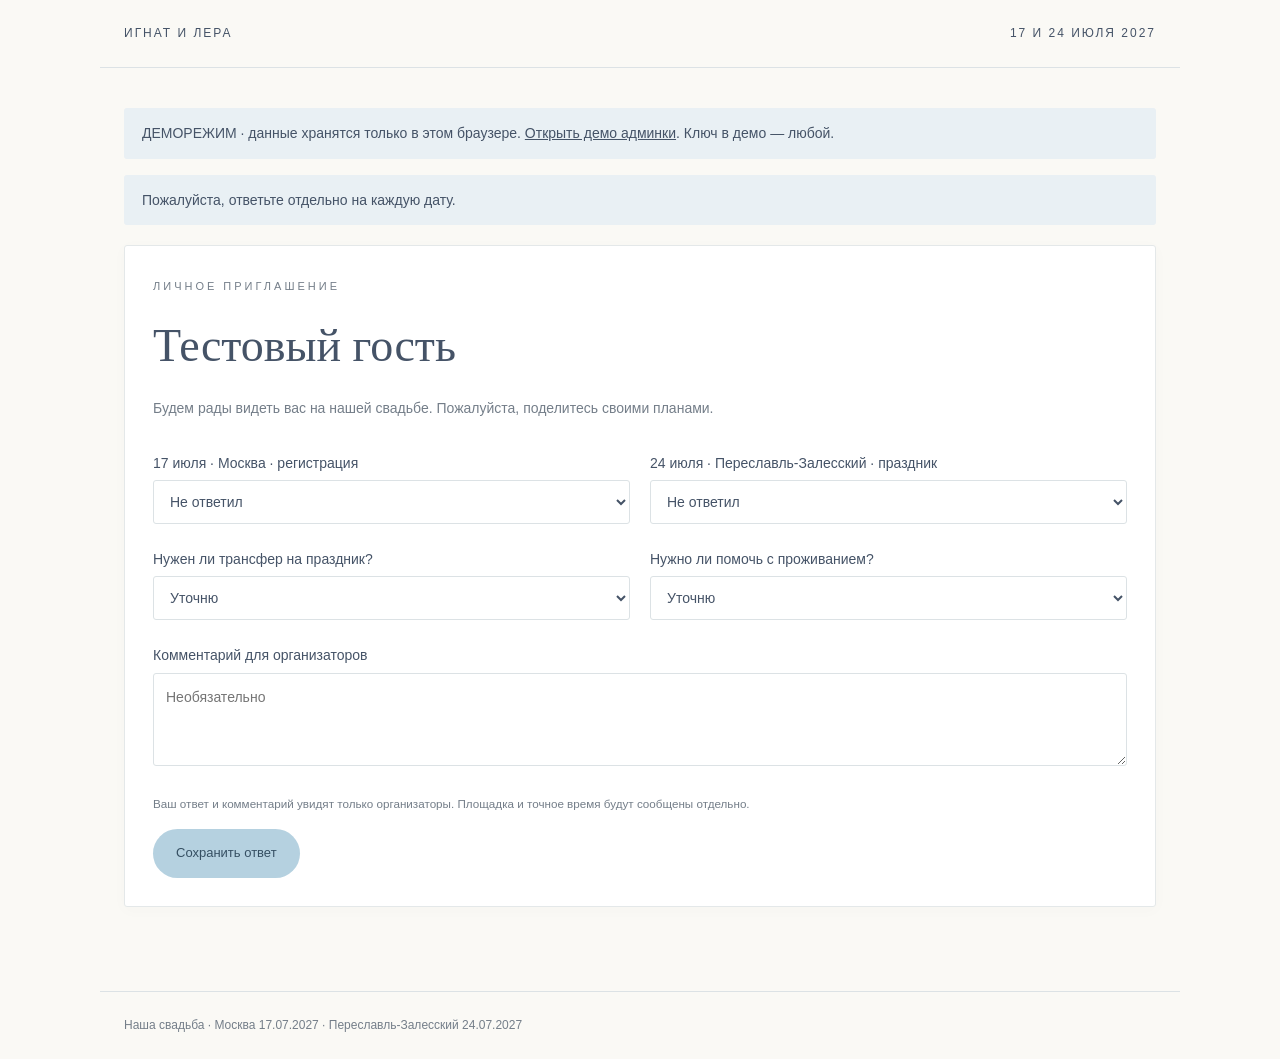
<file: apps-script/App.html>
<!doctype html><html lang="ru"><head><meta charset="utf-8"><meta name="viewport" content="width=device-width,initial-scale=1"><meta name="referrer" content="no-referrer"><title>Игнат и Лера · приглашение</title><style>@font-face {
  font-family: 'Manrope';
  font-style: normal;
  font-weight: 400;
  font-display: swap;
  src: url(https://konturproject.github.io/wedding-rsvp-2027/assets/font-0.ttf) format('truetype');
}
@font-face {
  font-family: 'Manrope';
  font-style: normal;
  font-weight: 500;
  font-display: swap;
  src: url(https://konturproject.github.io/wedding-rsvp-2027/assets/font-1.ttf) format('truetype');
}
@font-face {
  font-family: 'Manrope';
  font-style: normal;
  font-weight: 600;
  font-display: swap;
  src: url(https://konturproject.github.io/wedding-rsvp-2027/assets/font-2.ttf) format('truetype');
}
@font-face {
  font-family: 'Neucha';
  font-style: normal;
  font-weight: 400;
  font-display: swap;
  src: url(https://konturproject.github.io/wedding-rsvp-2027/assets/font-3.ttf) format('truetype');
}



:root{--ink:#35442f;--paper:#fbf9f3;--muted:#717c68;--line:#dce0d1;--sand:#efe9dc;--rose:#f2dfdb}*{box-sizing:border-box}body{margin:0;background:var(--paper);color:var(--ink);font:16px/1.6 system-ui,sans-serif}header,main,footer{max-width:1080px;margin:auto;padding:24px}header{display:flex;justify-content:space-between;border-bottom:1px solid var(--line);font-size:12px;letter-spacing:2px}h1,h2{font-family:Georgia,serif;font-weight:400;line-height:1.15}h1{font-size:clamp(45px,8vw,88px);margin:24px 0}h2{font-size:32px}h3{font-size:17px}p{color:var(--muted)}.hero{text-align:center;padding:44px 0}.eyebrow{font-size:11px;letter-spacing:3px;color:var(--muted)}.grid{display:grid;grid-template-columns:1fr 1fr;gap:20px}.card{padding:28px;border:1px solid var(--line);border-radius:18px;background:#fffdf8;margin:20px 0}.card p:last-child{margin-bottom:0}.date{font:38px Georgia,serif}.actions{display:flex;flex-wrap:wrap;gap:12px;justify-content:center}button,.button{display:inline-block;border:0;border-radius:10px;padding:14px 23px;background:var(--ink);color:white;cursor:pointer;text-decoration:none;font:inherit}button:disabled{opacity:.45;cursor:wait}.secondary{background:var(--sand);color:var(--ink)}label{display:block;font-size:14px;margin-top:18px}input,select,textarea{width:100%;padding:12px;border:1px solid var(--line);border-radius:8px;background:white;color:var(--ink);font:inherit;margin:6px 0}input[type=checkbox]{width:auto}.notice{padding:14px 18px;border-radius:10px;background:var(--sand);margin:16px 0;font-size:14px}.error{background:var(--rose)}.hidden{display:none!important}.toolbar{display:flex;flex-wrap:wrap;gap:12px;align-items:center}.toolbar input{max-width:300px}.stats{display:flex;gap:16px;flex-wrap:wrap}.stat{padding:16px 24px;background:var(--sand);border-radius:12px}.stat strong{display:block;font:30px Georgia}.guest{display:grid;grid-template-columns:1fr 1fr;gap:16px;border-top:1px solid var(--line);padding:20px 0}.guest h3{margin:0}.guest .actions{justify-content:flex-start}.guest small{display:block;word-break:break-all}#message{scroll-margin-top:20px}footer{font-size:12px;color:var(--muted);border-top:1px solid var(--line);margin-top:40px}a{color:var(--ink)}@media(max-width:650px){.grid,.guest{grid-template-columns:1fr}header,main,footer{padding:18px}.hero{padding:20px 0}.card{padding:22px}.date{font-size:32px}button,.button{padding:13px 16px}header{font-size:10px;letter-spacing:1px}}
:root{--ink:#455367;--paper:#faf9f5;--muted:#747e89;--line:#dce2e5;--sand:#e9f0f4;--rose:#f2dfdb}body{font-family:Manrope,Arial,sans-serif;font-size:14px}h1,h2,h3{font-family:Neucha,"Segoe Print",cursive;font-weight:400}h2{font-size:38px}h3{font-size:27px}.card{border-radius:3px;background:#fff;border-color:#e4e8e9;box-shadow:0 3px 15px #45536706}button,.button{background:#b5d1e0;color:#354f62;border-radius:25px;font-size:13px}.secondary{background:#e9f0f4}.stat{background:#edf3f4;border-radius:3px}.stat strong{font-family:Neucha,cursive}.notice{border-radius:3px}input,select,textarea{border-radius:3px;font-size:14px}input:focus,select:focus,textarea:focus{outline:2px solid #aecbdc;outline-offset:2px}
</style><script>window.APP_BOOT = <?!= boot ?>;</script></head><body><header><span>ИГНАТ И ЛЕРА</span><span>17 И 24 ИЮЛЯ 2027</span></header><main><div id="demo-note" class="notice hidden">ДЕМОРЕЖИМ · данные хранятся только в этом браузере. <a id="demo-admin">Открыть демо админки</a>. Ключ в демо — любой.</div><div id="message" class="notice" role="status" aria-live="polite">Загрузка…</div><section id="guest-card" class="card"><span class="eyebrow">ЛИЧНОЕ ПРИГЛАШЕНИЕ</span><h1 id="guest-name" style="font-size:46px">Добро пожаловать</h1><p>Будем рады видеть вас на нашей свадьбе. Пожалуйста, поделитесь своими планами.</p><form id="reply" class="hidden"><div class="grid"><div id="reg-block"><label for="registration">17 июля · Москва · регистрация</label><select id="registration"><option>Не ответил</option><option>Иду</option><option>Не иду</option></select></div><div><label for="celebration">24 июля · Переславль-Залесский · праздник</label><select id="celebration"><option>Не ответил</option><option>Иду</option><option>Не иду</option></select></div></div><div class="grid"><div><label for="transfer">Нужен ли трансфер на праздник?</label><select id="transfer"><option>Уточню</option><option>Нужно</option><option>Не нужно</option></select></div><div><label for="stay">Нужно ли помочь с проживанием?</label><select id="stay"><option>Уточню</option><option>Нужно</option><option>Не нужно</option></select></div></div><label for="note">Комментарий для организаторов</label><textarea id="note" maxlength="500" rows="3" placeholder="Необязательно"></textarea><p><small>Ваш ответ и комментарий увидят только организаторы. Площадка и точное время будут сообщены отдельно.</small></p><button id="save">Сохранить ответ</button></form></section><section id="login-card" class="card hidden"><h2>Для организаторов</h2><p>Войдите по секретному ключу. Гости не имеют доступа к этому списку.</p><form id="login"><label for="key">Ключ администратора</label><input type="password" id="key" required autocomplete="current-password"><button id="login-button">Войти</button></form></section><section id="admin-panel" class="hidden"><div class="toolbar"><h2>Гости и приглашения</h2><button type="button" id="refresh" class="secondary">Обновить</button><button type="button" id="logout" class="secondary">Выйти</button></div><div id="stats" class="stats"></div><section class="card"><h3>Создать приглашение</h3><form id="create"><label for="new-name">Имя гостя · одна ссылка на человека</label><input id="new-name" maxlength="120" required placeholder="Имя и фамилия"><label><input type="checkbox" id="new-reg"> Также пригласить на регистрацию в Москве</label><button id="create-button">Создать приглашение</button></form></section><section class="card"><div class="toolbar"><input id="search" placeholder="Поиск по имени" aria-label="Поиск по имени"><select id="filter" aria-label="Ответ на праздник" style="max-width:230px"><option value="">Все ответы</option><option>Иду</option><option>Не иду</option><option>Не ответил</option></select></div><div id="guests"></div></section></section></main><footer>Наша свадьба · Москва 17.07.2027 · Переславль-Залесский 24.07.2027</footer><script>const boot=window.APP_BOOT||{demo:true,admin:new URLSearchParams(location.search).has('admin'),invite:'demo'};
const $=s=>document.querySelector(s);let adminKey='',guests=[],mine=null;
function message(text,error=false){$('#message').textContent=text;$('#message').className='notice'+(error?' error':'');}
function sample(){return {id:'demo',name:'Тестовый гость',registrationInvited:true,registration:'Не ответил',celebration:'Не ответил',transfer:'Уточню',stay:'Уточню',note:'',link:location.href.split('?')[0]};}
function demoCall(method,...args){
 const saved=localStorage.getItem('wedding-rsvp-demo-v1');const rows=saved?JSON.parse(saved):[sample()];let result;
 if(method==='getInvitation')return rows[0];
 if(method==='saveReply'){Object.assign(rows[0],args[1]);result=rows[0];}
 if(method==='adminAction'){const [,action,data]=args;if(action==='list')return rows;if(action==='create'){result={...sample(),id:crypto.randomUUID(),name:data.name,registrationInvited:data.registrationInvited};rows.push(result);}if(action==='update'){result=rows.find(x=>x.id===data.id);Object.assign(result,data);}}
 localStorage.setItem('wedding-rsvp-demo-v1',JSON.stringify(rows));return result;
}
function api(method,...args){if(boot.demo)return Promise.resolve().then(()=>demoCall(method,...args));return new Promise((resolve,reject)=>google.script.run.withSuccessHandler(resolve).withFailureHandler(reject)[method](...args));}
async function busy(button,fn){button.disabled=true;try{await fn();}catch(e){message(e.message||'Не удалось сохранить. Попробуйте ещё раз.',true);}finally{button.disabled=false;}}
function populate(r){mine=r;$('#guest-name').textContent=r.name;$('#reg-block').classList.toggle('hidden',!r.registrationInvited);for(const k of ['registration','celebration','transfer','stay','note'])$('#'+k).value=r[k]||'';}
function escapeHTML(v){const span=document.createElement('span');span.textContent=v||'';return span.innerHTML;}
async function loadGuests(){guests=await api('adminAction',adminKey,'list',{});renderGuests();}
function renderGuests(){const q=$('#search').value.toLocaleLowerCase();const filter=$('#filter').value;const stats=[['Всего',guests.length],['Идут 24 июля',guests.filter(r=>r.celebration==='Иду').length],['Не идут',guests.filter(r=>r.celebration==='Не иду').length],['Не ответили',guests.filter(r=>r.celebration==='Не ответил').length]];$('#stats').replaceChildren(...stats.map(([label,n])=>{const d=document.createElement('div');d.className='stat';d.innerHTML=`<strong>${n}</strong>${label}`;return d;}));const list=$('#guests');list.replaceChildren();const visible=guests.filter(r=>r.name.toLocaleLowerCase().includes(q)&&(!filter||r.celebration===filter));if(!visible.length){list.textContent='Гостей пока нет. Добавьте первое приглашение.';return;}
 visible.forEach(r=>{const div=document.createElement('article');div.className='guest';div.innerHTML=`<div><h3>${escapeHTML(r.name)}</h3><p>24 июля: ${escapeHTML(r.celebration)}<br>17 июля: ${escapeHTML(r.registration)}<br>Трансфер: ${escapeHTML(r.transfer)} · Проживание: ${escapeHTML(r.stay)}</p><p>${escapeHTML(r.note)}</p><button class="secondary copy" type="button">Скопировать приглашение</button></div><form><label>Ответ на праздник<select name="celebration"><option>Не ответил</option><option>Иду</option><option>Не иду</option></select></label><label class="reg">Ответ на регистрацию<select name="registration"><option>Не ответил</option><option>Иду</option><option>Не иду</option></select></label><button type="submit">Сохранить ответ вручную</button></form>`;
 const form=div.querySelector('form');form.elements.celebration.value=r.celebration;form.elements.registration.value=r.registration;div.querySelector('.reg').classList.toggle('hidden',!r.registrationInvited);
 div.querySelector('.copy').onclick=async e=>{try{await navigator.clipboard.writeText(r.link);e.target.textContent='Ссылка скопирована';}catch{message('Ссылка: '+r.link);}};
 form.onsubmit=e=>{e.preventDefault();busy(form.querySelector('button'),async()=>{await api('adminAction',adminKey,'update',{...r,celebration:form.elements.celebration.value,registration:r.registrationInvited?form.elements.registration.value:'Не приглашён'});await loadGuests();message('Ответ обновлён'+(boot.demo?' только в демо.':'.'));});};list.append(div);});
}
$('#reply').onsubmit=e=>{e.preventDefault();busy($('#save'),async()=>{const data={};for(const k of ['registration','celebration','transfer','stay','note'])data[k]=$('#'+k).value;const r=await api('saveReply',boot.invite,data);populate(r);message(boot.demo?'Демо: ответ сохранён только в этом браузере. Организаторам он не отправлен.':'Спасибо! Ваш ответ сохранён. Вы можете изменить его по этой же ссылке.');$('#message').scrollIntoView({behavior:'smooth'});});};
$('#login').onsubmit=e=>{e.preventDefault();busy($('#login-button'),async()=>{adminKey=$('#key').value;await loadGuests();$('#key').value='';$('#login-card').classList.add('hidden');$('#admin-panel').classList.remove('hidden');message('Админка открыта'+(boot.demo?' в деморежиме.':'.'));});};
$('#create').onsubmit=e=>{e.preventDefault();busy($('#create-button'),async()=>{await api('adminAction',adminKey,'create',{name:$('#new-name').value.trim(),registrationInvited:$('#new-reg').checked});$('#new-name').value='';await loadGuests();message('Приглашение создано. Скопируйте ссылку и отправьте гостю самостоятельно.');});};
$('#refresh').onclick=e=>busy(e.target,loadGuests);$('#search').oninput=renderGuests;$('#filter').onchange=renderGuests;
$('#logout').onclick=()=>{adminKey='';guests=[];$('#guests').replaceChildren();$('#stats').replaceChildren();$('#admin-panel').classList.add('hidden');$('#login-card').classList.remove('hidden');message('Вы вышли из админки.');};
if(boot.demo){$('#demo-note').classList.remove('hidden');$('#demo-admin').href='?admin=1';}
if(boot.admin){$('#login-card').classList.remove('hidden');$('#guest-card').classList.add('hidden');}else{(async()=>{try{populate(await api('getInvitation',boot.invite));$('#reply').classList.remove('hidden');message('Пожалуйста, ответьте отдельно на каждую дату.');}catch(e){message(e.message,true);}})();}
</script></body></html>
</file>
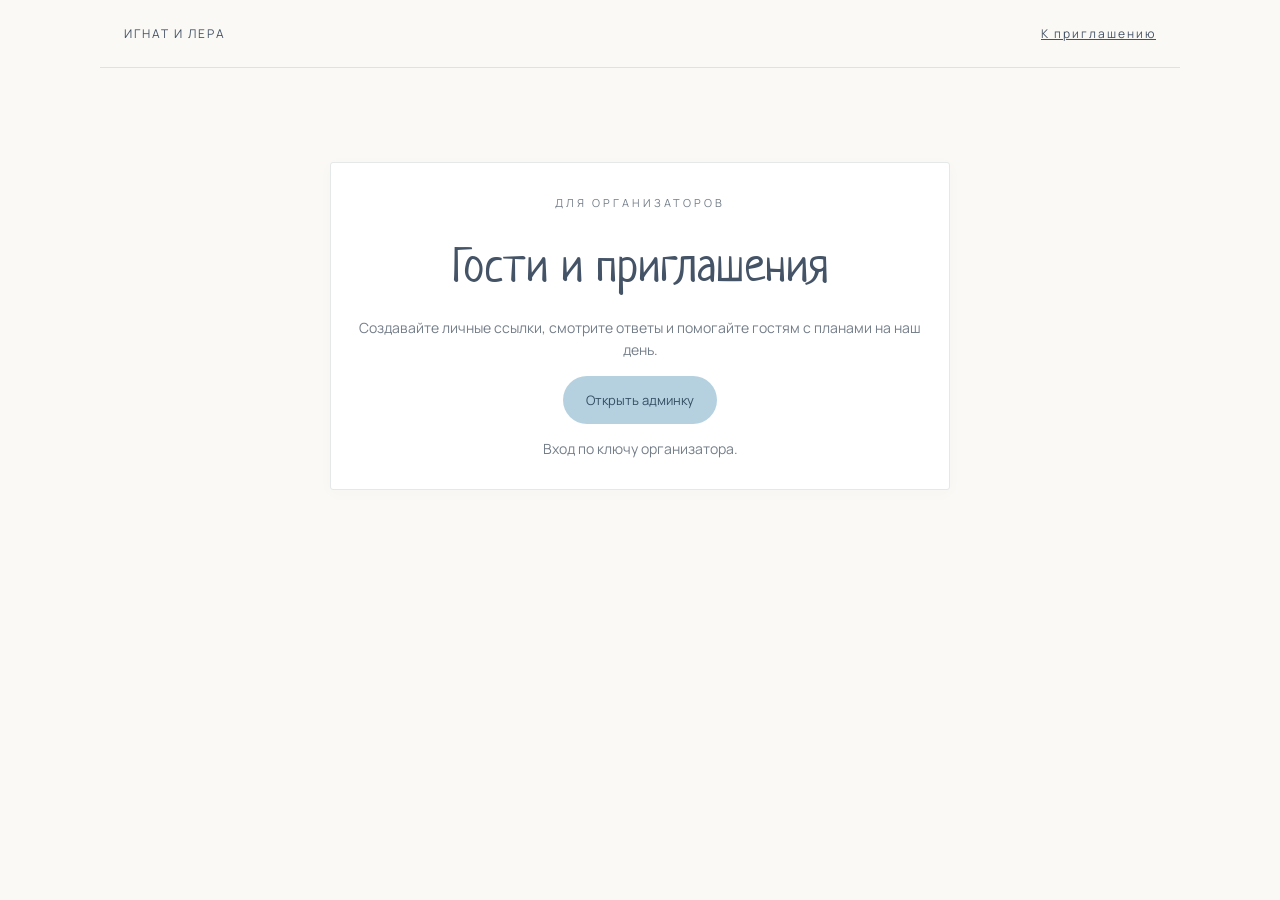
<file: docs/admin.html>
<!doctype html><html lang="ru"><head><meta charset="utf-8"><meta name="viewport" content="width=device-width,initial-scale=1"><meta name="referrer" content="no-referrer"><title>Игнат и Лера · Админка</title><link rel="stylesheet" href="assets/fonts.css"><link rel="stylesheet" href="style.css"><script src="config.js" defer></script><script src="landing.js" defer></script></head><body><header><span>ИГНАТ И ЛЕРА</span><a href="./">К приглашению</a></header><main><section class="card" style="max-width:620px;margin:70px auto;text-align:center"><span class="eyebrow">ДЛЯ ОРГАНИЗАТОРОВ</span><h1 style="font-size:48px">Гости и приглашения</h1><p>Создавайте личные ссылки, смотрите ответы и помогайте гостям с планами на наш день.</p><a id="rsvp" class="button hidden">Открыть админку</a><a id="demo" class="button secondary" href="demo.html?admin=1">Демо админки</a><p id="state" role="status"></p></section></main></body></html>
</file>
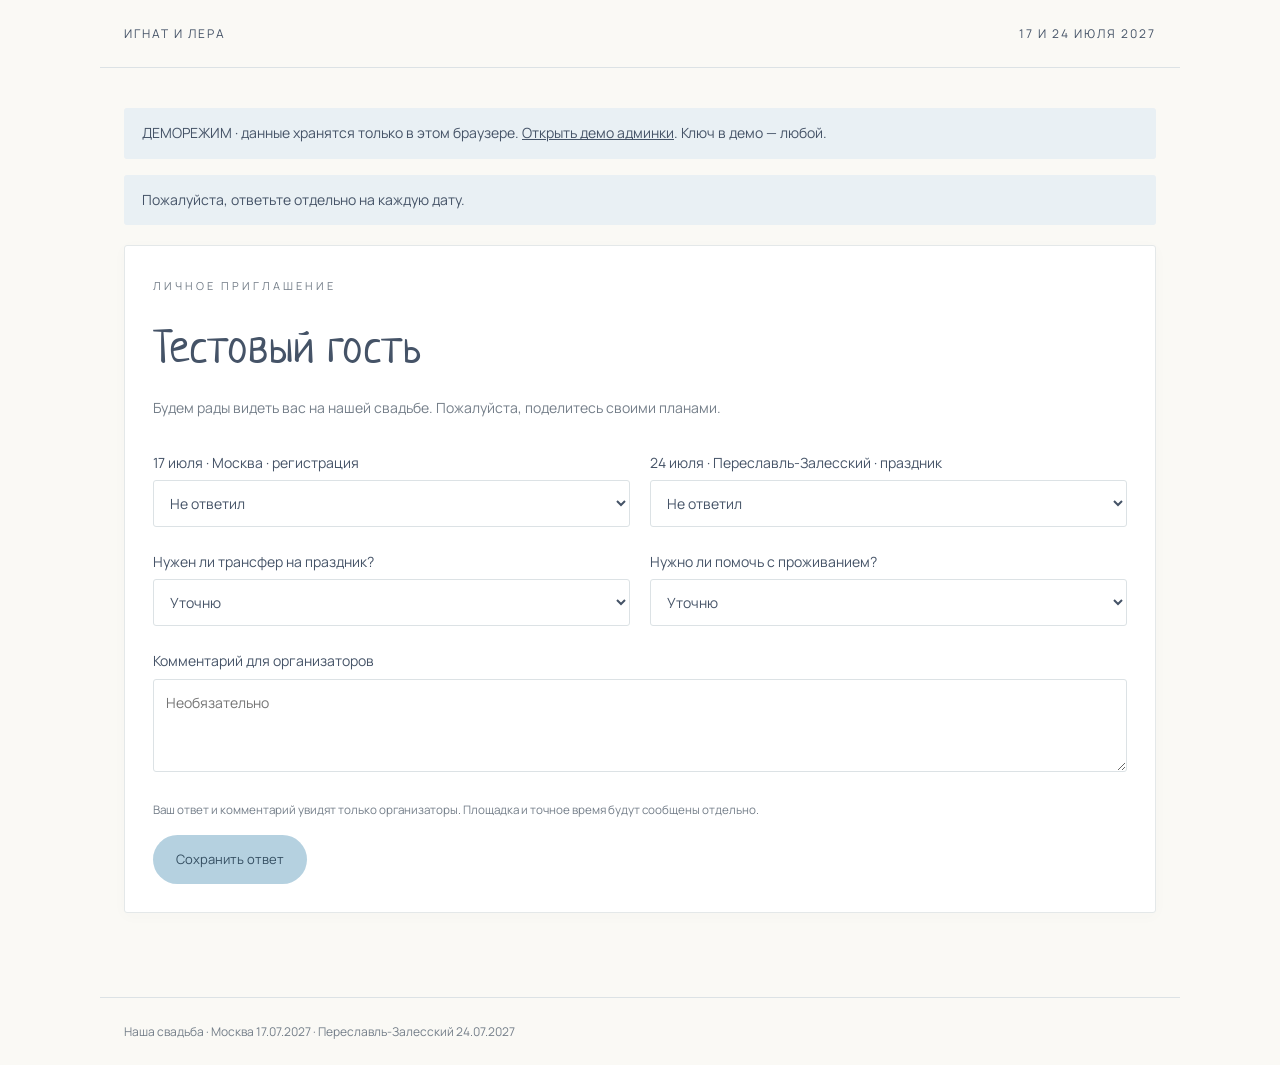
<file: docs/demo.html>
<!doctype html><html lang="ru"><head><meta charset="utf-8"><meta name="viewport" content="width=device-width,initial-scale=1"><meta name="referrer" content="no-referrer"><title>Игнат и Лера · приглашение</title><link rel="stylesheet" href="assets/fonts.css"><link rel="stylesheet" href="style.css"><script src="demo-client.js" defer></script></head><body><header><span>ИГНАТ И ЛЕРА</span><span>17 И 24 ИЮЛЯ 2027</span></header><main><div id="demo-note" class="notice hidden">ДЕМОРЕЖИМ · данные хранятся только в этом браузере. <a id="demo-admin">Открыть демо админки</a>. Ключ в демо — любой.</div><div id="message" class="notice" role="status" aria-live="polite">Загрузка…</div><section id="guest-card" class="card"><span class="eyebrow">ЛИЧНОЕ ПРИГЛАШЕНИЕ</span><h1 id="guest-name" style="font-size:46px">Добро пожаловать</h1><p>Будем рады видеть вас на нашей свадьбе. Пожалуйста, поделитесь своими планами.</p><form id="reply" class="hidden"><div class="grid"><div id="reg-block"><label for="registration">17 июля · Москва · регистрация</label><select id="registration"><option>Не ответил</option><option>Иду</option><option>Не иду</option></select></div><div><label for="celebration">24 июля · Переславль-Залесский · праздник</label><select id="celebration"><option>Не ответил</option><option>Иду</option><option>Не иду</option></select></div></div><div class="grid"><div><label for="transfer">Нужен ли трансфер на праздник?</label><select id="transfer"><option>Уточню</option><option>Нужно</option><option>Не нужно</option></select></div><div><label for="stay">Нужно ли помочь с проживанием?</label><select id="stay"><option>Уточню</option><option>Нужно</option><option>Не нужно</option></select></div></div><label for="note">Комментарий для организаторов</label><textarea id="note" maxlength="500" rows="3" placeholder="Необязательно"></textarea><p><small>Ваш ответ и комментарий увидят только организаторы. Площадка и точное время будут сообщены отдельно.</small></p><button id="save">Сохранить ответ</button></form></section><section id="login-card" class="card hidden"><h2>Для организаторов</h2><p>Войдите по секретному ключу. Гости не имеют доступа к этому списку.</p><form id="login"><label for="key">Ключ администратора</label><input type="password" id="key" required autocomplete="current-password"><button id="login-button">Войти</button></form></section><section id="admin-panel" class="hidden"><div class="toolbar"><h2>Гости и приглашения</h2><button type="button" id="refresh" class="secondary">Обновить</button><button type="button" id="logout" class="secondary">Выйти</button></div><div id="stats" class="stats"></div><section class="card"><h3>Создать приглашение</h3><form id="create"><label for="new-name">Имя гостя · одна ссылка на человека</label><input id="new-name" maxlength="120" required placeholder="Имя и фамилия"><label><input type="checkbox" id="new-reg"> Также пригласить на регистрацию в Москве</label><button id="create-button">Создать приглашение</button></form></section><section class="card"><div class="toolbar"><input id="search" placeholder="Поиск по имени" aria-label="Поиск по имени"><select id="filter" aria-label="Ответ на праздник" style="max-width:230px"><option value="">Все ответы</option><option>Иду</option><option>Не иду</option><option>Не ответил</option></select></div><div id="guests"></div></section></section></main><footer>Наша свадьба · Москва 17.07.2027 · Переславль-Залесский 24.07.2027</footer></body></html>
</file>
<file: docs/assets/fonts.css>
@font-face {
  font-family: 'Manrope';
  font-style: normal;
  font-weight: 400;
  font-display: swap;
  src: url(font-0.ttf) format('truetype');
}
@font-face {
  font-family: 'Manrope';
  font-style: normal;
  font-weight: 500;
  font-display: swap;
  src: url(font-1.ttf) format('truetype');
}
@font-face {
  font-family: 'Manrope';
  font-style: normal;
  font-weight: 600;
  font-display: swap;
  src: url(font-2.ttf) format('truetype');
}
@font-face {
  font-family: 'Neucha';
  font-style: normal;
  font-weight: 400;
  font-display: swap;
  src: url(font-3.ttf) format('truetype');
}
</file>
<file: docs/invitation.css>
:root{--ink:#455367;--muted:#747e89;--paper:#faf9f5;--blue:#b5d1e0;--line:#dce2e5;--hand:'Neucha','Segoe Print',cursive;--body:'Manrope',Arial,sans-serif}*{box-sizing:border-box}html{scroll-behavior:smooth;scroll-padding-top:30px}body{margin:0;background:var(--paper);color:var(--ink);font:15px/1.85 var(--body);-webkit-font-smoothing:antialiased}a{color:inherit}a:focus-visible{outline:2px solid #688ba2;outline-offset:5px}.skip{position:absolute;left:16px;top:-100px}.skip:focus{top:12px;background:white;z-index:20;padding:8px}.topbar{max-width:1140px;margin:auto;padding:23px 36px;display:flex;align-items:center;justify-content:space-between;font-size:10px;letter-spacing:2px}.topbar a{text-decoration:none}.topbar>a:last-child{letter-spacing:0;font-size:12px}.monogram{font:34px var(--hand);letter-spacing:0}.hero{max-width:850px;margin:auto;text-align:center;padding:35px 24px 60px;position:relative}.hero-caption,.hand{font-family:var(--hand)}.hero-caption{font-size:22px;color:#84919c;margin-bottom:24px}.polaroid-pair{position:relative;display:flex;align-items:center;justify-content:center;padding:20px 0 28px;max-width:650px;margin:auto}.polaroid{padding:14px 14px 0;background:#fff;box-shadow:1px 4px 10px #313f5220,0 0 0 1px #e8e9e4;margin:0;width:250px;flex-shrink:0;position:relative}.first{transform:rotate(-10deg);z-index:1}.second{transform:rotate(9deg);margin-left:14px;top:34px}.polaroid:before{content:'';position:absolute;width:80px;height:25px;background:#e9dfc9b3;left:35%;top:-12px;transform:rotate(6deg);z-index:2}.picture{aspect-ratio:1;position:relative;overflow:hidden}.blue{background:#e5edf0}.pink{background:#f3e8e4}.picture svg{width:100%;height:85%}.photo-note{position:absolute;bottom:11px;left:4px;right:4px;text-align:center;text-transform:uppercase;font:7px/1.45 var(--body);letter-spacing:1.4px;color:#6e7c88}figcaption{font:25px/1.2 var(--hand);text-align:center;padding:19px 3px 24px}.pair-plus{position:absolute;z-index:3;font:68px var(--hand);color:#54677b;left:49%;top:47%;transform:rotate(-8deg);text-shadow:2px 2px var(--paper)}.little-heart{position:absolute;right:11px;top:-16px;transform:rotate(15deg);font:65px var(--hand);color:#ce9592}.hero h1{font:clamp(55px,8vw,84px)/1.05 var(--hand);font-weight:400;margin:50px 0 0;letter-spacing:-2px}.hero h1 span{font-size:.65em;margin:0 .1em}.equals{font:38px/1.1 var(--hand);color:#8b9eab;margin:14px 0 0}.hero-line{font-size:31px;margin:8px 0 22px;transform:rotate(-3deg)}.scroll-link{display:inline-flex;flex-direction:column;text-decoration:none;font-size:9px;letter-spacing:2px;color:#8b959a;gap:4px}.scroll-link span:last-child{font:28px var(--hand)}.section{padding:75px 24px;max-width:770px;margin:auto;text-align:center}.section-number{font-size:9px;letter-spacing:2.8px;color:#8c969e;display:block}.section h2{font:48px/1.15 var(--hand);font-weight:400;margin:22px 0 27px}.section p{margin:18px auto;max-width:560px;font-size:15px;color:#717d87}.intro{padding-top:55px}.circle-date{display:inline-grid;place-items:center;position:relative;width:300px;height:100px;margin:15px 0 0;font:44px var(--hand)}.circle-date svg{position:absolute;inset:0;fill:none;stroke:#afccde;stroke-width:3.5;stroke-linecap:round}.small-note{font-size:11px!important;line-height:1.8;color:#89939a!important}.date-list{margin-top:42px;text-align:left}.date-list article{display:grid;grid-template-columns:90px 1fr 35px;align-items:start;gap:25px;border-top:1px solid var(--line);padding:34px 0}.date-num{font:65px/1 var(--hand);color:#7592a7}.date-num small{font:21px/1.5 var(--hand);display:block;padding-left:5px}.date-list h3{font:30px/1.2 var(--hand);font-weight:400;margin:4px 0 14px}.place{font-size:8px;letter-spacing:1.5px;color:#86919b}.date-list p{font-size:13px;margin:12px 0 0;line-height:1.85}.star{font:50px var(--hand);color:#dac279;line-height:1}.calendar{width:min(100%,370px);margin:35px auto 0;background:#fff;padding:22px 28px 28px;box-shadow:1px 5px 22px #54677b08;transform:rotate(-2deg);border:1px solid #e5e7e5}.calendar-head{display:flex;align-items:center;justify-content:space-between;margin-bottom:21px}.calendar-head .hand{font-size:26px}.calendar-head span:last-child{font:13px var(--hand);color:#9caba8}.week,.days{display:grid;grid-template-columns:repeat(7,1fr);gap:5px;text-align:center}.week{font-size:8px;letter-spacing:1px;color:#9aa5aa;margin-bottom:10px}.days span{aspect-ratio:1;display:grid;place-items:center;font-size:11px;position:relative}.marked:before{content:'';position:absolute;inset:0;border:2px solid #c58b90;border-radius:45% 55% 42% 58%;transform:rotate(12deg)}.marked.soft:before{border-color:var(--blue);transform:rotate(-16deg)}.landscape{width:min(100%,390px);margin:45px auto 30px;transform:rotate(3deg);padding:16px 16px 0}.landscape-art{background:#eef0e7;overflow:hidden;aspect-ratio:5/3}.landscape-art svg{display:block;width:100%;height:100%}.landscape figcaption{font-size:22px;padding-bottom:22px}.location-note{display:inline-block;padding:9px 22px;background:#e5edf0;font-size:11px;border-radius:30px;margin-top:12px}.details{max-width:850px}.detail-columns{display:grid;grid-template-columns:1fr 1fr;gap:52px;margin:45px 0}.detail-columns h3{font:28px var(--hand);font-weight:400;margin:10px 0}.detail-columns p{font-size:13px}.detail-icon{font:42px/1 var(--hand);color:#c49898;display:block}.detail-columns article:first-child .detail-icon{color:#90afbf}.palette{display:flex;gap:9px;justify-content:center;margin:32px 0 12px}.palette i{width:49px;height:23px;border-radius:45%;background:#d3c2b1;transform:rotate(-4deg)}.palette i:nth-child(2){background:#eee1ad;transform:rotate(3deg)}.palette i:nth-child(3){background:#c3cbb6}.palette i:nth-child(4){background:#bcd4df;transform:rotate(4deg)}.palette i:nth-child(5){background:#e6c8ca}.reply-paper{position:relative;max-width:470px;margin:42px auto 0;background:#fff;padding:34px 35px 28px;box-shadow:0 3px 22px #54677b0d;border:1px solid #e9e9e2;transform:rotate(-1deg)}.reply-paper:before{content:'';position:absolute;top:-12px;left:calc(50% - 42px);width:84px;height:26px;background:#e9dfc9ad;transform:rotate(5deg)}.paper-heart{font:42px/1 var(--hand);color:#c49395}.reply-paper p{font-size:13px}.reply-paper p .hand{display:block;font-size:26px;margin:10px 0 20px}.button{display:inline-block;background:#bad3e1;color:#344e61;padding:12px 28px;border-radius:28px;text-decoration:none;font-size:12px;line-height:1.6;transition:background .2s,transform .2s;box-shadow:0 2px 0 #a4c0d0}.button:hover{background:#a8c7d9;transform:translateY(-2px)}.secondary{background:#e8eef1}.hidden{display:none!important}.closing{padding-top:35px;padding-bottom:80px}.closing-heart{font:80px var(--hand);color:#cb9297;display:block;transform:rotate(-12deg)}.closing h2{margin-top:4px}.signature{font-size:27px!important;line-height:1.3;color:var(--ink)!important}.countdown{margin-top:64px}.countdown #countdown{font:38px/1.4 var(--hand);margin-top:14px;color:#829dad}footer{display:flex;max-width:1000px;padding:30px 32px 38px;margin:auto;border-top:1px solid var(--line);justify-content:space-between;align-items:center;font-size:10px;color:#8b969d}footer .hand{font-size:32px;color:var(--ink)}footer a{text-decoration:none}footer p{text-align:center;line-height:1.8}@media(max-width:600px){.topbar{padding:18px 22px}.topbar>span{display:none}.hero{padding:26px 20px 38px}.hero-caption{font-size:18px;margin-bottom:8px}.polaroid-pair{max-width:390px;padding:18px 6px 20px}.polaroid-pair .polaroid{width:44%;padding:9px 9px 0}.second{margin-left:7px;top:25px}figcaption{font-size:22px;padding:13px 0 18px}.picture svg{height:82%}.photo-note{font-size:6px;letter-spacing:.5px;bottom:8px}.pair-plus{font-size:49px;top:45%}.little-heart{font-size:45px;top:-23px;right:15px}.hero h1{margin-top:48px;font-size:62px}.hero-line{font-size:27px}.hero .equals{font-size:29px}.section{padding:53px 24px}.section h2{font-size:39px;margin-top:20px}.section p{font-size:13px}.section-number{font-size:8px;letter-spacing:2px}.circle-date{width:270px;font-size:40px}.date-list article{grid-template-columns:63px 1fr;gap:20px;padding:28px 0}.date-num{font-size:52px}.date-num small{font-size:20px}.date-list h3{font-size:27px;margin:0 0 12px}.date-list .star{display:none}.place{font-size:7px;letter-spacing:1px}.date-list p{font-size:12px}.calendar{padding:23px;margin-top:20px}.landscape{width:87%;margin-top:36px}.landscape figcaption{font-size:20px}.detail-columns{grid-template-columns:1fr;gap:25px;margin:30px 0}.detail-columns article{max-width:320px;margin:auto}.detail-columns p{font-size:12px}.detail-columns h3{font-size:27px}.reply-paper{padding:30px 22px 22px}.reply-paper p .hand{font-size:24px}.closing{padding-top:24px}.closing h2{font-size:37px}.countdown #countdown{font-size:32px}.countdown{margin-top:45px}footer{padding:24px 20px;font-size:8px;gap:12px}footer .hand{font-size:25px}footer a{font-size:9px}}@media(prefers-reduced-motion:reduce){html{scroll-behavior:auto}*{animation:none!important;transition:none!important}}
</file>
<file: docs/style.css>
:root{--ink:#35442f;--paper:#fbf9f3;--muted:#717c68;--line:#dce0d1;--sand:#efe9dc;--rose:#f2dfdb}*{box-sizing:border-box}body{margin:0;background:var(--paper);color:var(--ink);font:16px/1.6 system-ui,sans-serif}header,main,footer{max-width:1080px;margin:auto;padding:24px}header{display:flex;justify-content:space-between;border-bottom:1px solid var(--line);font-size:12px;letter-spacing:2px}h1,h2{font-family:Georgia,serif;font-weight:400;line-height:1.15}h1{font-size:clamp(45px,8vw,88px);margin:24px 0}h2{font-size:32px}h3{font-size:17px}p{color:var(--muted)}.hero{text-align:center;padding:44px 0}.eyebrow{font-size:11px;letter-spacing:3px;color:var(--muted)}.grid{display:grid;grid-template-columns:1fr 1fr;gap:20px}.card{padding:28px;border:1px solid var(--line);border-radius:18px;background:#fffdf8;margin:20px 0}.card p:last-child{margin-bottom:0}.date{font:38px Georgia,serif}.actions{display:flex;flex-wrap:wrap;gap:12px;justify-content:center}button,.button{display:inline-block;border:0;border-radius:10px;padding:14px 23px;background:var(--ink);color:white;cursor:pointer;text-decoration:none;font:inherit}button:disabled{opacity:.45;cursor:wait}.secondary{background:var(--sand);color:var(--ink)}label{display:block;font-size:14px;margin-top:18px}input,select,textarea{width:100%;padding:12px;border:1px solid var(--line);border-radius:8px;background:white;color:var(--ink);font:inherit;margin:6px 0}input[type=checkbox]{width:auto}.notice{padding:14px 18px;border-radius:10px;background:var(--sand);margin:16px 0;font-size:14px}.error{background:var(--rose)}.hidden{display:none!important}.toolbar{display:flex;flex-wrap:wrap;gap:12px;align-items:center}.toolbar input{max-width:300px}.stats{display:flex;gap:16px;flex-wrap:wrap}.stat{padding:16px 24px;background:var(--sand);border-radius:12px}.stat strong{display:block;font:30px Georgia}.guest{display:grid;grid-template-columns:1fr 1fr;gap:16px;border-top:1px solid var(--line);padding:20px 0}.guest h3{margin:0}.guest .actions{justify-content:flex-start}.guest small{display:block;word-break:break-all}#message{scroll-margin-top:20px}footer{font-size:12px;color:var(--muted);border-top:1px solid var(--line);margin-top:40px}a{color:var(--ink)}@media(max-width:650px){.grid,.guest{grid-template-columns:1fr}header,main,footer{padding:18px}.hero{padding:20px 0}.card{padding:22px}.date{font-size:32px}button,.button{padding:13px 16px}header{font-size:10px;letter-spacing:1px}}
:root{--ink:#455367;--paper:#faf9f5;--muted:#747e89;--line:#dce2e5;--sand:#e9f0f4;--rose:#f2dfdb}body{font-family:Manrope,Arial,sans-serif;font-size:14px}h1,h2,h3{font-family:Neucha,"Segoe Print",cursive;font-weight:400}h2{font-size:38px}h3{font-size:27px}.card{border-radius:3px;background:#fff;border-color:#e4e8e9;box-shadow:0 3px 15px #45536706}button,.button{background:#b5d1e0;color:#354f62;border-radius:25px;font-size:13px}.secondary{background:#e9f0f4}.stat{background:#edf3f4;border-radius:3px}.stat strong{font-family:Neucha,cursive}.notice{border-radius:3px}input,select,textarea{border-radius:3px;font-size:14px}input:focus,select:focus,textarea:focus{outline:2px solid #aecbdc;outline-offset:2px}
</file>
